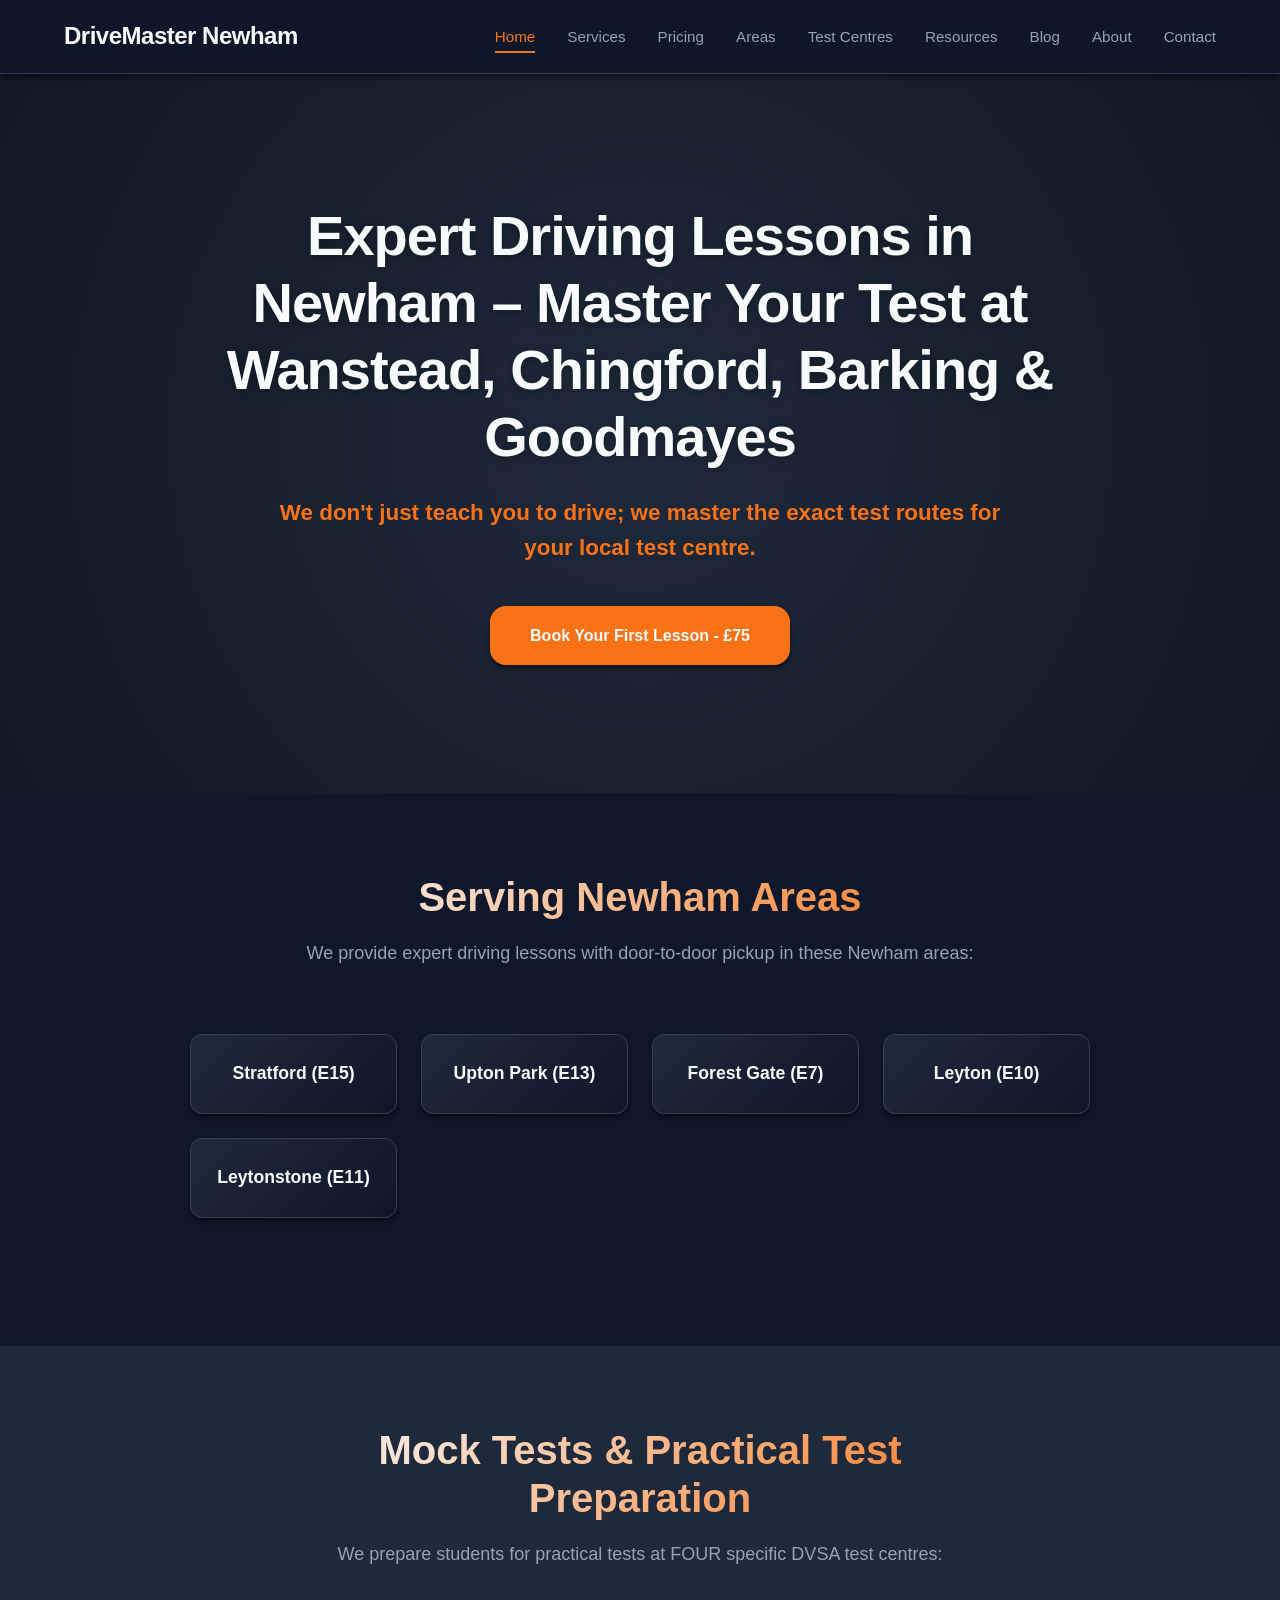
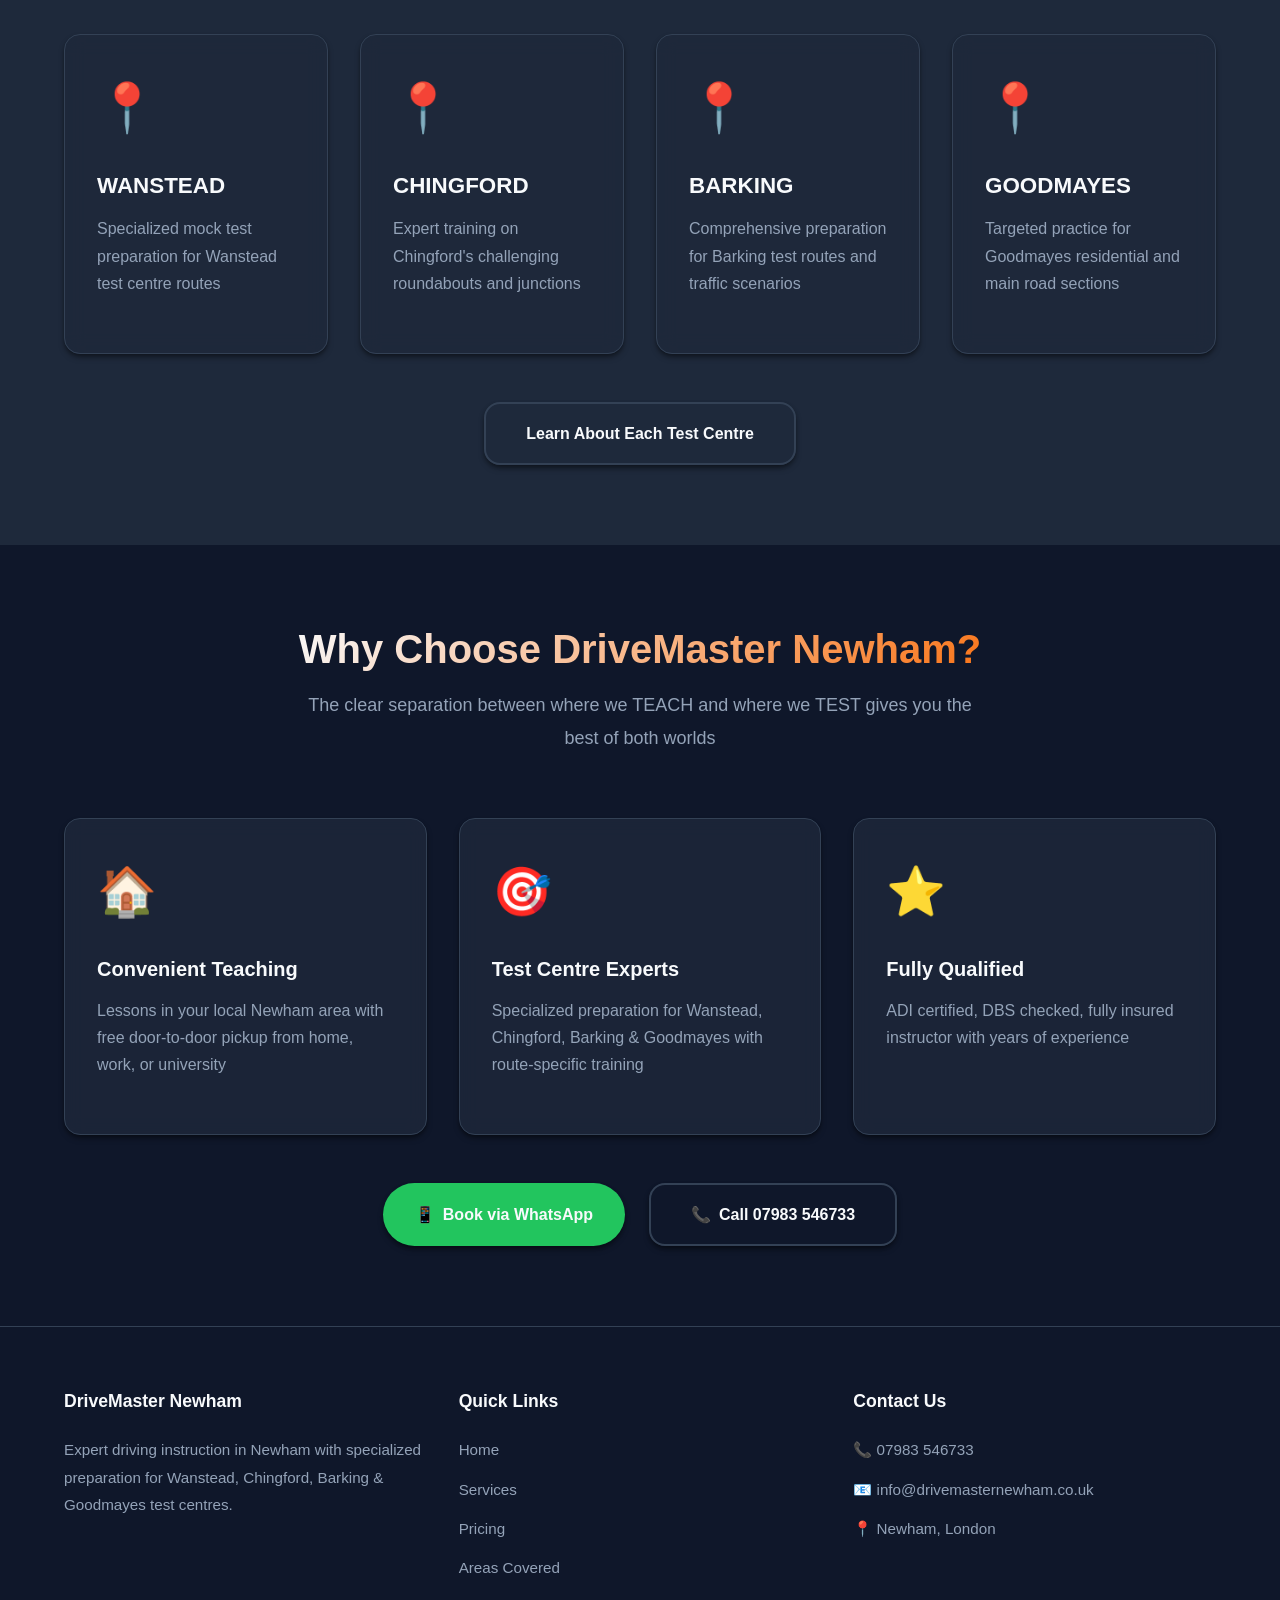
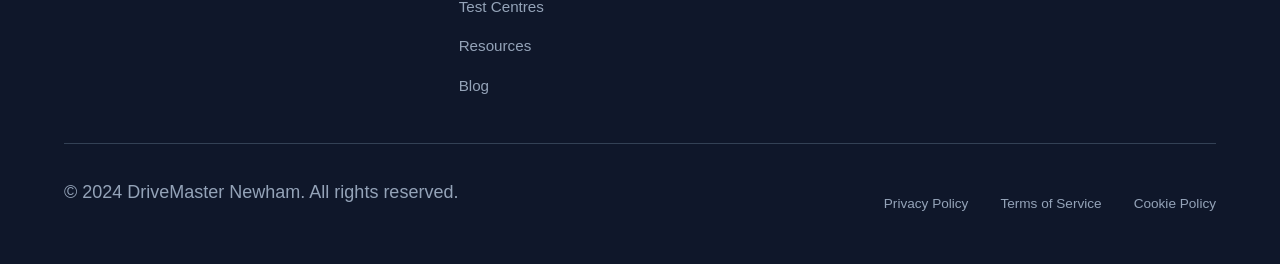
<file: index.html>
<!DOCTYPE html>
<html lang="en">
<head>
    <meta charset="UTF-8">
    <meta name="viewport" content="width=device-width, initial-scale=1.0">
    <title>Expert Driving Lessons in Newham | Wanstead, Chingford, Barking & Goodmayes Test Centres</title>
    <meta name="description" content="Professional driving lessons in Newham with door-to-door pickup. Expert preparation for Wanstead, Chingford, Barking & Goodmayes test centres. Stratford, Upton Park, Forest Gate, Leyton, Leytonstone.">
    <link rel="canonical" href="https://yourdomain.com/">
    
    <!-- Open Graph / Facebook -->
    <meta property="og:type" content="website">
    <meta property="og:url" content="https://imsal007.github.io/Newham-Driving-Lessons/index.html">
    <meta property="og:title" content="Expert Driving Lessons in Newham | Pass First Time">
    <meta property="og:description" content="We don't just teach you to drive; we master the exact test routes for your local test centre. Book now!">
    <meta property="og:image" content="https://images.unsplash.com/photo-1449965408869-eaa3f722e40d?w=1200&h=630&fit=crop">

    <!-- Twitter -->
    <meta property="twitter:card" content="summary_large_image">
    <meta property="twitter:url" content="https://imsal007.github.io/Newham-Driving-Lessons/index.html">
    <meta property="twitter:title" content="Expert Driving Lessons in Newham | Pass First Time">
    <meta property="twitter:description" content="We don't just teach you to drive; we master the exact test routes for your local test centre. Book now!">
    <meta property="twitter:image" content="https://images.unsplash.com/photo-1449965408869-eaa3f722e40d?w=1200&h=630&fit=crop">
    
    <!-- JSON-LD Schema -->
    <script type="application/ld+json">
    {
        "@context": "https://schema.org",
        "@type": "LocalBusiness",
        "name": "DriveMaster Newham",
        "description": "Expert driving instructor in Newham specializing in test preparation for Wanstead, Chingford, Barking & Goodmayes",
        "telephone": "+447983546733",
        "email": "info@drivemasternewham.co.uk",
        "areaServed": ["Stratford", "Upton Park", "Forest Gate", "Leyton", "Leytonstone"],
        "geo": {
            "@type": "GeoCoordinates",
            "latitude": "51.5255",
            "longitude": "0.0263"
        }
    }
    </script>
    
    <link rel="stylesheet" href="style.css">
</head>
<body>
    <header>
        <div class="container header-content">
            <a href="index.html" class="logo">DriveMaster Newham</a>
            <button class="mobile-menu-btn" aria-label="Toggle menu">☰</button>
            <nav>
                <ul>
                    <li><a href="index.html" class="active">Home</a></li>
                    <li><a href="services.html">Services</a></li>
                    <li><a href="pricing.html">Pricing</a></li>
                    <li><a href="areas.html">Areas</a></li>
                    <li><a href="test-centres.html">Test Centres</a></li>
                    <li><a href="resources.html">Resources</a></li>
                    <li><a href="blog.html">Blog</a></li>
                    <li><a href="about.html">About</a></li>
                    <li><a href="contact.html">Contact</a></li>
                </ul>
            </nav>
        </div>
    </header>
    <section class="hero">
        <div class="hero-content">
            <h1>Expert Driving Lessons in Newham – Master Your Test at Wanstead, Chingford, Barking & Goodmayes</h1>
            <p class="usp">We don't just teach you to drive; we master the exact test routes for your local test centre.</p>
            <a href="pricing.html" class="cta-button">Book Your First Lesson - £75</a>
        </div>
    </section>

    <section>
        <div class="container">
            <div class="section-header">
                <h2>Serving Newham Areas</h2>
                <p class="section-subtitle">We provide expert driving lessons with door-to-door pickup in these Newham areas:</p>
            </div>
            <div class="areas-grid">
                <div class="area-item fade-in">Stratford (E15)</div>
                <div class="area-item fade-in">Upton Park (E13)</div>
                <div class="area-item fade-in">Forest Gate (E7)</div>
                <div class="area-item fade-in">Leyton (E10)</div>
                <div class="area-item fade-in">Leytonstone (E11)</div>
            </div>
        </div>
    </section>

    <section>
        <div class="container">
            <div class="section-header">
                <h2>Mock Tests & Practical Test Preparation</h2>
                <p class="section-subtitle">We prepare students for practical tests at FOUR specific DVSA test centres:</p>
            </div>
            <div class="grid-4">
                <div class="card fade-in">
                    <div class="card-icon">📍</div>
                    <h3>WANSTEAD</h3>
                    <p>Specialized mock test preparation for Wanstead test centre routes</p>
                </div>
                <div class="card fade-in">
                    <div class="card-icon">📍</div>
                    <h3>CHINGFORD</h3>
                    <p>Expert training on Chingford's challenging roundabouts and junctions</p>
                </div>
                <div class="card fade-in">
                    <div class="card-icon">📍</div>
                    <h3>BARKING</h3>
                    <p>Comprehensive preparation for Barking test routes and traffic scenarios</p>
                </div>
                <div class="card fade-in">
                    <div class="card-icon">📍</div>
                    <h3>GOODMAYES</h3>
                    <p>Targeted practice for Goodmayes residential and main road sections</p>
                </div>
            </div>
            <div style="text-align: center; margin-top: 3rem;">
                <a href="test-centres.html" class="cta-button secondary">Learn About Each Test Centre</a>
            </div>
        </div>
    </section>

    <section>
        <div class="container">
            <div class="section-header">
                <h2>Why Choose DriveMaster Newham?</h2>
                <p class="section-subtitle">The clear separation between where we TEACH and where we TEST gives you the best of both worlds</p>
            </div>
            <div class="grid-3">
                <div class="card fade-in">
                    <div class="card-icon">🏠</div>
                    <h4>Convenient Teaching</h4>
                    <p>Lessons in your local Newham area with free door-to-door pickup from home, work, or university</p>
                </div>
                <div class="card fade-in">
                    <div class="card-icon">🎯</div>
                    <h4>Test Centre Experts</h4>
                    <p>Specialized preparation for Wanstead, Chingford, Barking & Goodmayes with route-specific training</p>
                </div>
                <div class="card fade-in">
                    <div class="card-icon">⭐</div>
                    <h4>Fully Qualified</h4>
                    <p>ADI certified, DBS checked, fully insured instructor with years of experience</p>
                </div>
            </div>
            <div style="display: flex; justify-content: center; gap: 1.5rem; flex-wrap: wrap; margin-top: 3rem;">
                <a href="https://wa.me/447983546733?text=Hi, I want to book a lesson." class="whatsapp-btn-large">
                    <span>📱</span> Book via WhatsApp
                </a>
                <a href="tel:07983546733" class="cta-button secondary">
                    <span>📞</span> Call 07983 546733
                </a>
            </div>
        </div>
    </section>

    <!-- Booking Modal -->
    <div class="modal" id="bookingModal">
        <div class="modal-content">
            <span class="modal-close">&times;</span>
            <h3>Book Your Lesson</h3>
            <div class="modal-options">
                <label for="packageSelect">Select Package:</label>
                <select id="packageSelect">
                    <option value="2-Hour Trial Lesson">2-Hour Trial Lesson - £75</option>
                    <option value="10 Hour Package">10 Hour Package - £350</option>
                    <option value="20 Hour Package">20 Hour Package - £670 (Best Value)</option>
                    <option value="30 Hour Package">30 Hour Package - £950 (Best Value)</option>
                </select>
            </div>
            <div class="modal-options">
                <label for="testCentreSelect">Your Location / Preferred Test Centre:</label>
                <select id="testCentreSelect">
                    <option value="Newham Area">Newham Area (Lessons)</option>
                    <option value="Wanstead Test Centre">Wanstead Test Centre</option>
                    <option value="Chingford Test Centre">Chingford Test Centre</option>
                    <option value="Barking Test Centre">Barking Test Centre</option>
                    <option value="Goodmayes Test Centre">Goodmayes Test Centre</option>
                </select>
            </div>
            <button class="modal-btn" id="modalBookBtn">
                <span>📱</span> Continue on WhatsApp
            </button>
        </div>
    </div>

    <footer>
        <div class="container">
            <div class="footer-content">
                <div class="footer-section">
                    <h4>DriveMaster Newham</h4>
                    <p>Expert driving instruction in Newham with specialized preparation for Wanstead, Chingford, Barking & Goodmayes test centres.</p>
                </div>
                <div class="footer-section">
                    <h4>Quick Links</h4>
                    <ul class="footer-links">
                        <li><a href="index.html">Home</a></li>
                        <li><a href="services.html">Services</a></li>
                        <li><a href="pricing.html">Pricing</a></li>
                        <li><a href="areas.html">Areas Covered</a></li>
                        <li><a href="test-centres.html">Test Centres</a></li>
                        <li><a href="resources.html">Resources</a></li>
                    <li><a href="blog.html">Blog</a></li>
                    </ul>
                </div>
                <div class="footer-section">
                    <h4>Contact Us</h4>
                    <p>📞 07983 546733</p>
                    <p>📧 info@drivemasternewham.co.uk</p>
                    <p>📍 Newham, London</p>
                </div>
            </div>
            <div class="footer-bottom">
                <p>&copy; 2024 DriveMaster Newham. All rights reserved.</p>
                <div class="legal-links">
                    <a href="privacy.html">Privacy Policy</a>
                    <a href="terms.html">Terms of Service</a>
                    <a href="cookies.html">Cookie Policy</a>
                </div>
            </div>
        </div>
    </footer>

    <script src="script.js"></script>
</body>
</html>
</file>
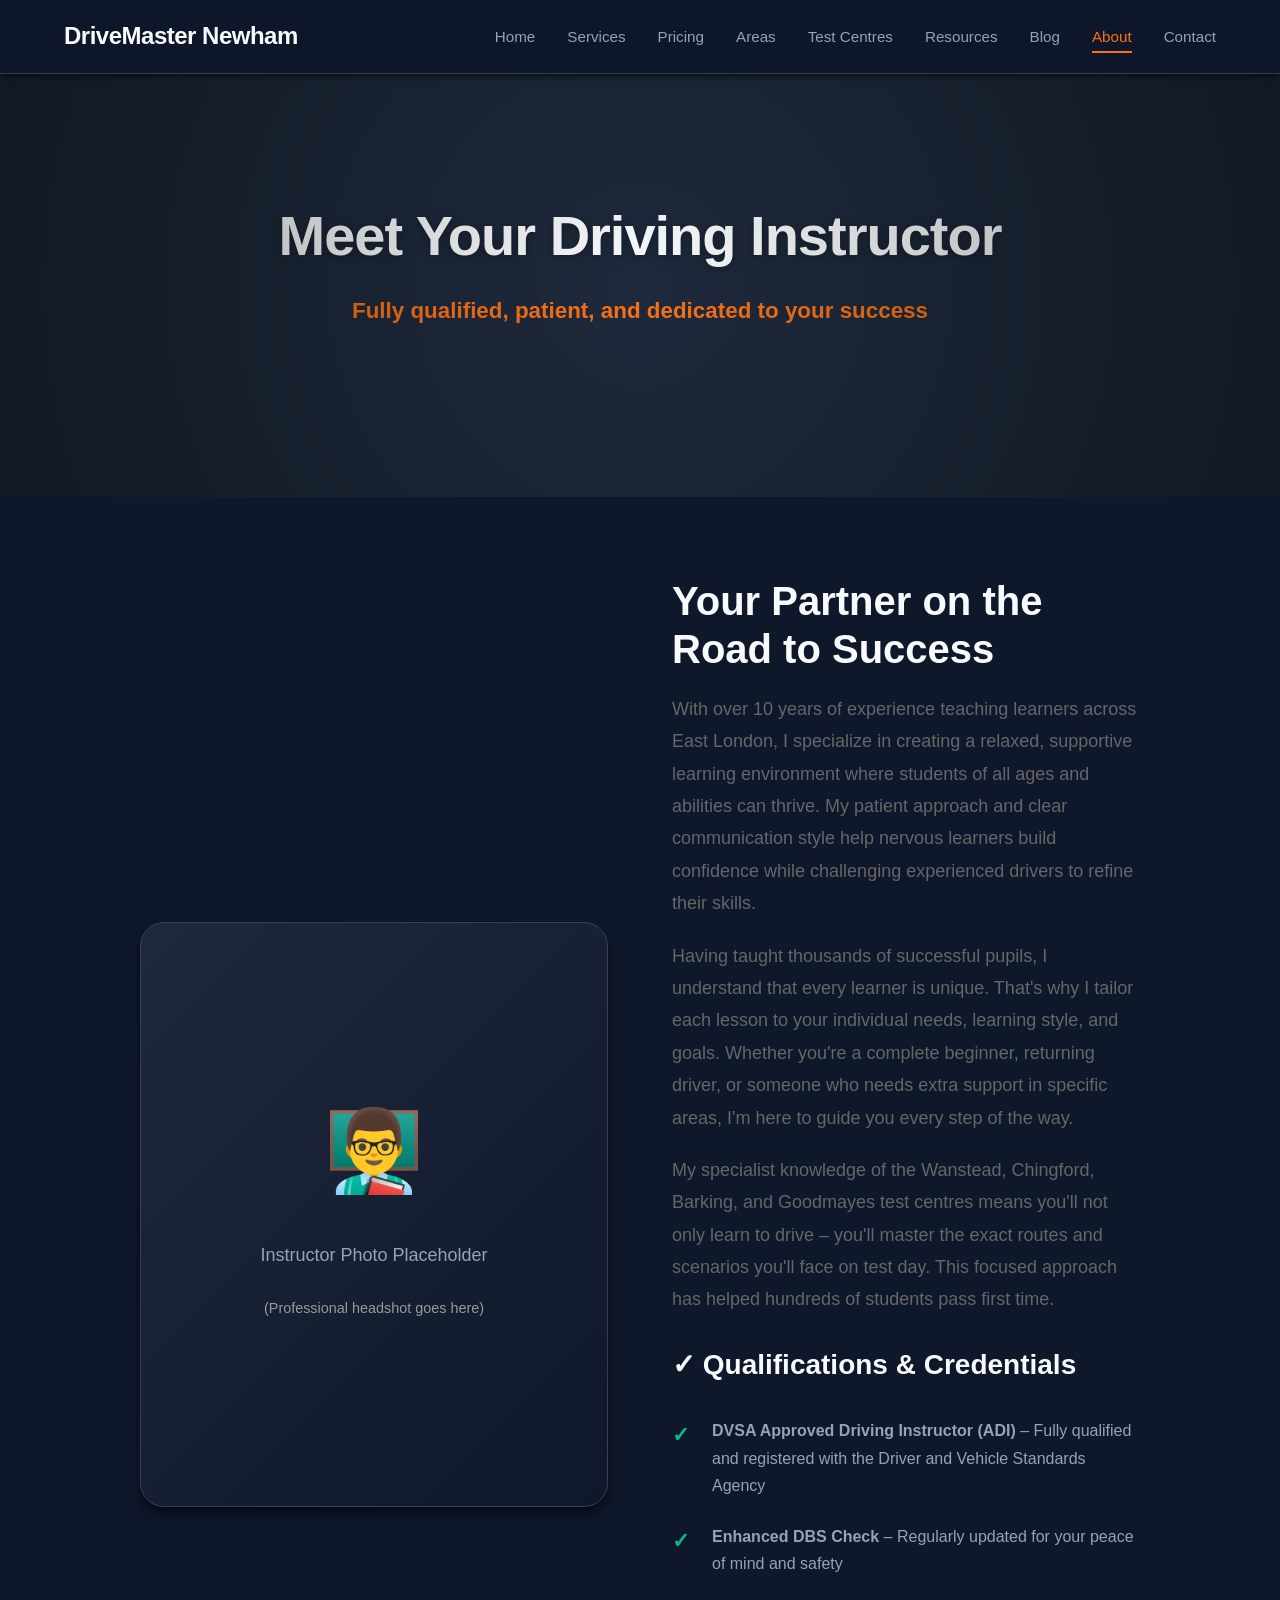
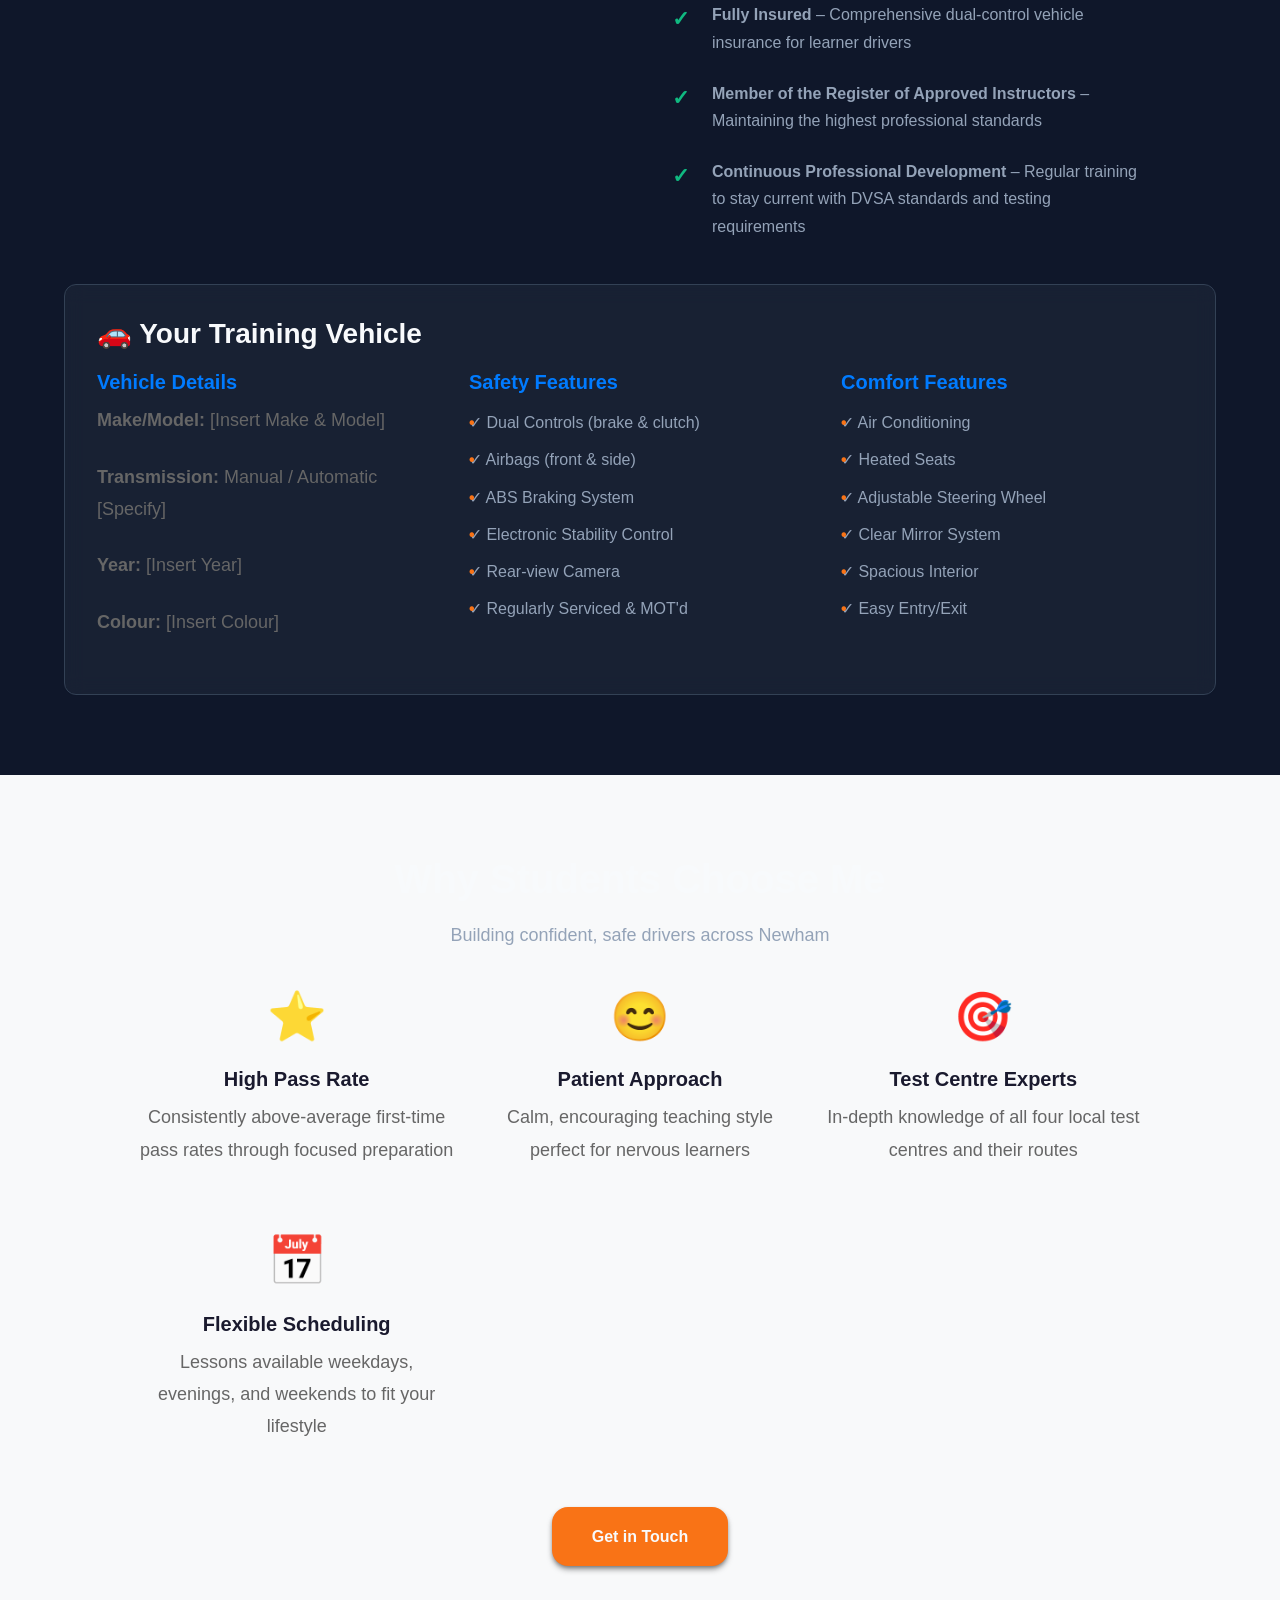
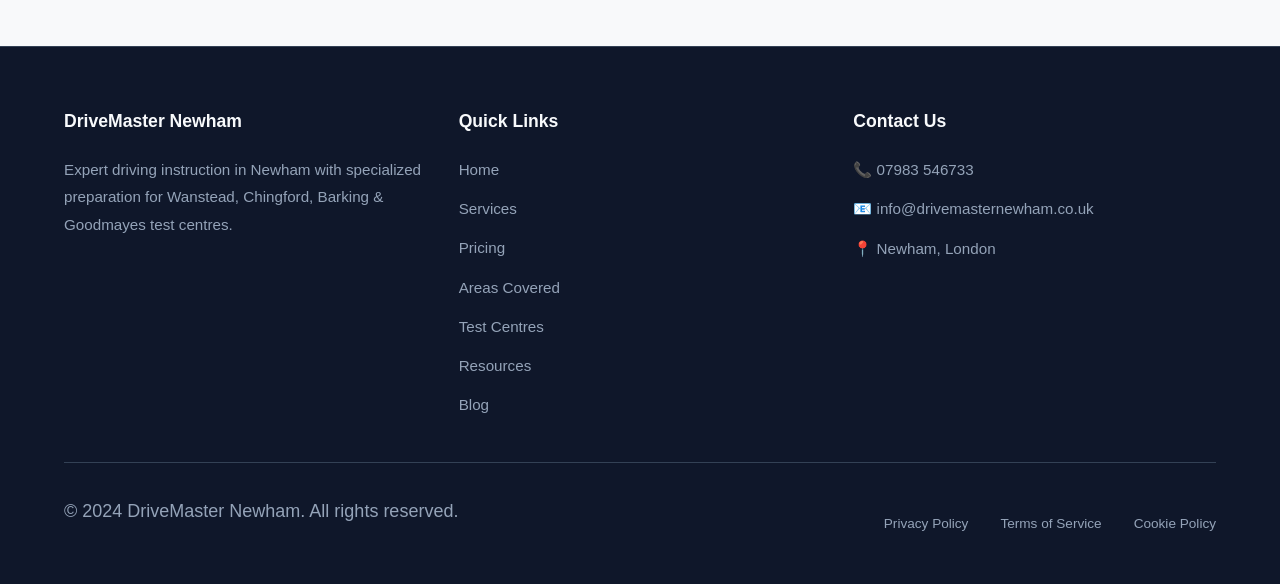
<file: about.html>
<!DOCTYPE html>
<html lang="en">
<head>
    <meta charset="UTF-8">
    <meta name="viewport" content="width=device-width, initial-scale=1.0">
    <title>About Your Driving Instructor in Newham | Qualified ADI | DBS Checked</title>
    <meta name="description" content="Meet your fully qualified ADI driving instructor in Newham. DBS checked, fully insured, with years of experience preparing students for Wanstead, Chingford, Barking & Goodmayes test centres.">
    <link rel="canonical" href="https://yourdomain.com/about.html">
    
    <!-- Open Graph / Facebook -->
    <meta property="og:image" content="https://images.unsplash.com/photo-1449965408869-eaa3f722e40d?w=1200\<!-- Open Graph -->h=630\<!-- Open Graph -->fit=crop">

    <!-- Twitter -->
    <meta property="twitter:card" content="summary_large_image">
    <meta property="twitter:url" content="https://imsal007.github.io/Newham-Driving-Lessons/about.html">
    <meta property="twitter:title" content="DriveMaster Newham">
    <meta property="twitter:description" content="Expert driving lessons in Newham.">
    <meta property="twitter:image" content="https://images.unsplash.com/photo-1449965408869-eaa3f722e40d?w=1200\<!-- Open Graph -->h=630\<!-- Open Graph -->fit=crop">
    <meta property="og:title" content="About Your Newham Driving Instructor | Fully Qualified ADI">
    <meta property="og:description" content="Professional, patient, and experienced driving instructor serving Stratford, Upton Park, Forest Gate, Leyton & Leytonstone.">
    <meta property="og:type" content="website">
    <meta property="og:url" content="https://yourdomain.com/about.html">
    
    <!-- JSON-LD Schema -->
    <script type="application/ld+json">
    {
        "@context": "https://schema.org",
        "@type": "Person",
        "name": "Your Driving Instructor",
        "jobTitle": "Approved Driving Instructor (ADI)",
        "worksFor": {
            "@type": "LocalBusiness",
            "name": "DriveMaster Newham"
        },
        "areaServed": ["Stratford", "Upton Park", "Forest Gate", "Leyton", "Leytonstone"],
        "qualifications": [
            "DVSA Approved Driving Instructor (ADI)",
            "DBS Enhanced Disclosure Checked",
            "Fully Insured for Driving Instruction",
            "Register of Approved Instructors Member"
        ],
        "hasCredential": {
            "@type": "EducationalOccupationalCredential",
            "credentialCategory": "license",
            "recognizedBy": {
                "@type": "GovernmentOrganization",
                "name": "Driver and Vehicle Standards Agency (DVSA)"
            }
        }
    }
    </script>
    
    <link rel="stylesheet" href="style.css">
</head>
<body>
    <header>
        <div class="container header-content">
            <a href="index.html" class="logo">DriveMaster Newham</a>
            <button class="mobile-menu-btn" aria-label="Toggle menu">☰</button>
            <nav>
                <ul>
                    <li><a href="index.html">Home</a></li>
                    <li><a href="services.html">Services</a></li>
                    <li><a href="pricing.html">Pricing</a></li>
                    <li><a href="areas.html">Areas</a></li>
                    <li><a href="test-centres.html">Test Centres</a></li>
                    <li><a href="resources.html">Resources</a></li>
                    <li><a href="blog.html">Blog</a></li>
                    <li><a href="about.html" class="active">About</a></li>
                    <li><a href="contact.html">Contact</a></li>
                </ul>
            </nav>
        </div>
    </header>

    <section class="hero">
        <h1>Meet Your Driving Instructor</h1>
        <p class="usp">Fully qualified, patient, and dedicated to your success</p>
    </section>

    <section>
        <div class="container">
            <div class="about-content">
                <div class="instructor-photo">
                    <div style="text-align: center;">
                        <div style="font-size: 5rem; margin-bottom: 20px;">👨‍🏫</div>
                        <p>Instructor Photo Placeholder</p>
                        <p style="font-size: 0.9rem; color: #999;">(Professional headshot goes here)</p>
                    </div>
                </div>
                
                <div>
                    <h2 style="text-align: left; margin-bottom: 20px;">Your Partner on the Road to Success</h2>
                    <p style="color: #666; line-height: 1.8; margin-bottom: 20px;">
                        With over 10 years of experience teaching learners across East London, I specialize in 
                        creating a relaxed, supportive learning environment where students of all ages and 
                        abilities can thrive. My patient approach and clear communication style help nervous 
                        learners build confidence while challenging experienced drivers to refine their skills.
                    </p>
                    <p style="color: #666; line-height: 1.8; margin-bottom: 20px;">
                        Having taught thousands of successful pupils, I understand that every learner is unique. 
                        That's why I tailor each lesson to your individual needs, learning style, and goals. 
                        Whether you're a complete beginner, returning driver, or someone who needs extra support 
                        in specific areas, I'm here to guide you every step of the way.
                    </p>
                    <p style="color: #666; line-height: 1.8;">
                        My specialist knowledge of the Wanstead, Chingford, Barking, and Goodmayes test centres 
                        means you'll not only learn to drive – you'll master the exact routes and scenarios you'll 
                        face on test day. This focused approach has helped hundreds of students pass first time.
                    </p>
                    
                    <div class="qualifications">
                        <h3>✓ Qualifications & Credentials</h3>
                        <ul>
                            <li><strong>DVSA Approved Driving Instructor (ADI)</strong> – Fully qualified and registered with the Driver and Vehicle Standards Agency</li>
                            <li><strong>Enhanced DBS Check</strong> – Regularly updated for your peace of mind and safety</li>
                            <li><strong>Fully Insured</strong> – Comprehensive dual-control vehicle insurance for learner drivers</li>
                            <li><strong>Member of the Register of Approved Instructors</strong> – Maintaining the highest professional standards</li>
                            <li><strong>Continuous Professional Development</strong> – Regular training to stay current with DVSA standards and testing requirements</li>
                        </ul>
                    </div>
                </div>
            </div>

            <div class="car-details">
                <h3>🚗 Your Training Vehicle</h3>
                <div style="display: grid; grid-template-columns: repeat(auto-fit, minmax(250px, 1fr)); gap: 30px; margin-top: 20px;">
                    <div>
                        <h4 style="color: #007bff; margin-bottom: 10px;">Vehicle Details</h4>
                        <p style="color: #666;"><strong>Make/Model:</strong> [Insert Make & Model]</p>
                        <p style="color: #666;"><strong>Transmission:</strong> Manual / Automatic [Specify]</p>
                        <p style="color: #666;"><strong>Year:</strong> [Insert Year]</p>
                        <p style="color: #666;"><strong>Colour:</strong> [Insert Colour]</p>
                    </div>
                    <div>
                        <h4 style="color: #007bff; margin-bottom: 10px;">Safety Features</h4>
                        <ul style="list-style: none; color: #666;">
                            <li style="padding: 5px 0;">✓ Dual Controls (brake & clutch)</li>
                            <li style="padding: 5px 0;">✓ Airbags (front & side)</li>
                            <li style="padding: 5px 0;">✓ ABS Braking System</li>
                            <li style="padding: 5px 0;">✓ Electronic Stability Control</li>
                            <li style="padding: 5px 0;">✓ Rear-view Camera</li>
                            <li style="padding: 5px 0;">✓ Regularly Serviced & MOT'd</li>
                        </ul>
                    </div>
                    <div>
                        <h4 style="color: #007bff; margin-bottom: 10px;">Comfort Features</h4>
                        <ul style="list-style: none; color: #666;">
                            <li style="padding: 5px 0;">✓ Air Conditioning</li>
                            <li style="padding: 5px 0;">✓ Heated Seats</li>
                            <li style="padding: 5px 0;">✓ Adjustable Steering Wheel</li>
                            <li style="padding: 5px 0;">✓ Clear Mirror System</li>
                            <li style="padding: 5px 0;">✓ Spacious Interior</li>
                            <li style="padding: 5px 0;">✓ Easy Entry/Exit</li>
                        </ul>
                    </div>
                </div>
            </div>
        </div>
    </section>

    <section style="background: #f8f9fa;">
        <div class="container" style="text-align: center;">
            <h2>Why Students Choose Me</h2>
            <p class="section-subtitle">Building confident, safe drivers across Newham</p>
            <div style="display: grid; grid-template-columns: repeat(auto-fit, minmax(250px, 1fr)); gap: 30px; max-width: 1000px; margin: 0 auto;">
                <div>
                    <div style="font-size: 3rem; margin-bottom: 10px;">⭐</div>
                    <h4 style="color: #1a1a2e; margin-bottom: 10px;">High Pass Rate</h4>
                    <p style="color: #666;">Consistently above-average first-time pass rates through focused preparation</p>
                </div>
                <div>
                    <div style="font-size: 3rem; margin-bottom: 10px;">😊</div>
                    <h4 style="color: #1a1a2e; margin-bottom: 10px;">Patient Approach</h4>
                    <p style="color: #666;">Calm, encouraging teaching style perfect for nervous learners</p>
                </div>
                <div>
                    <div style="font-size: 3rem; margin-bottom: 10px;">🎯</div>
                    <h4 style="color: #1a1a2e; margin-bottom: 10px;">Test Centre Experts</h4>
                    <p style="color: #666;">In-depth knowledge of all four local test centres and their routes</p>
                </div>
                <div>
                    <div style="font-size: 3rem; margin-bottom: 10px;">📅</div>
                    <h4 style="color: #1a1a2e; margin-bottom: 10px;">Flexible Scheduling</h4>
                    <p style="color: #666;">Lessons available weekdays, evenings, and weekends to fit your lifestyle</p>
                </div>
            </div>
            <a href="contact.html" class="cta-button" style="margin-top: 40px;">Get in Touch</a>
        </div>
    </section>

    <footer>
        <div class="container">
            <div class="footer-content">
                <div class="footer-section">
                    <h4>DriveMaster Newham</h4>
                    <p>Expert driving instruction in Newham with specialized preparation for Wanstead, Chingford, Barking & Goodmayes test centres.</p>
                </div>
                <div class="footer-section">
                    <h4>Quick Links</h4>
                    <ul class="footer-links">
                        <li><a href="index.html">Home</a></li>
                        <li><a href="services.html">Services</a></li>
                        <li><a href="pricing.html">Pricing</a></li>
                        <li><a href="areas.html">Areas Covered</a></li>
                        <li><a href="test-centres.html">Test Centres</a></li>
                        <li><a href="resources.html">Resources</a></li>
                    <li><a href="blog.html">Blog</a></li>
                    </ul>
                </div>
                <div class="footer-section">
                    <h4>Contact Us</h4>
                    <p>📞 07983 546733</p>
                    <p>📧 info@drivemasternewham.co.uk</p>
                    <p>📍 Newham, London</p>
                </div>
            </div>
            <div class="footer-bottom">
                <p>&copy; 2024 DriveMaster Newham. All rights reserved.</p>
                <div class="legal-links">
                    <a href="privacy.html">Privacy Policy</a>
                    <a href="terms.html">Terms of Service</a>
                    <a href="cookies.html">Cookie Policy</a>
                </div>
            </div>
        </div>
    </footer>

    <script src="script.js"></script>
</body>
</html>
</file>
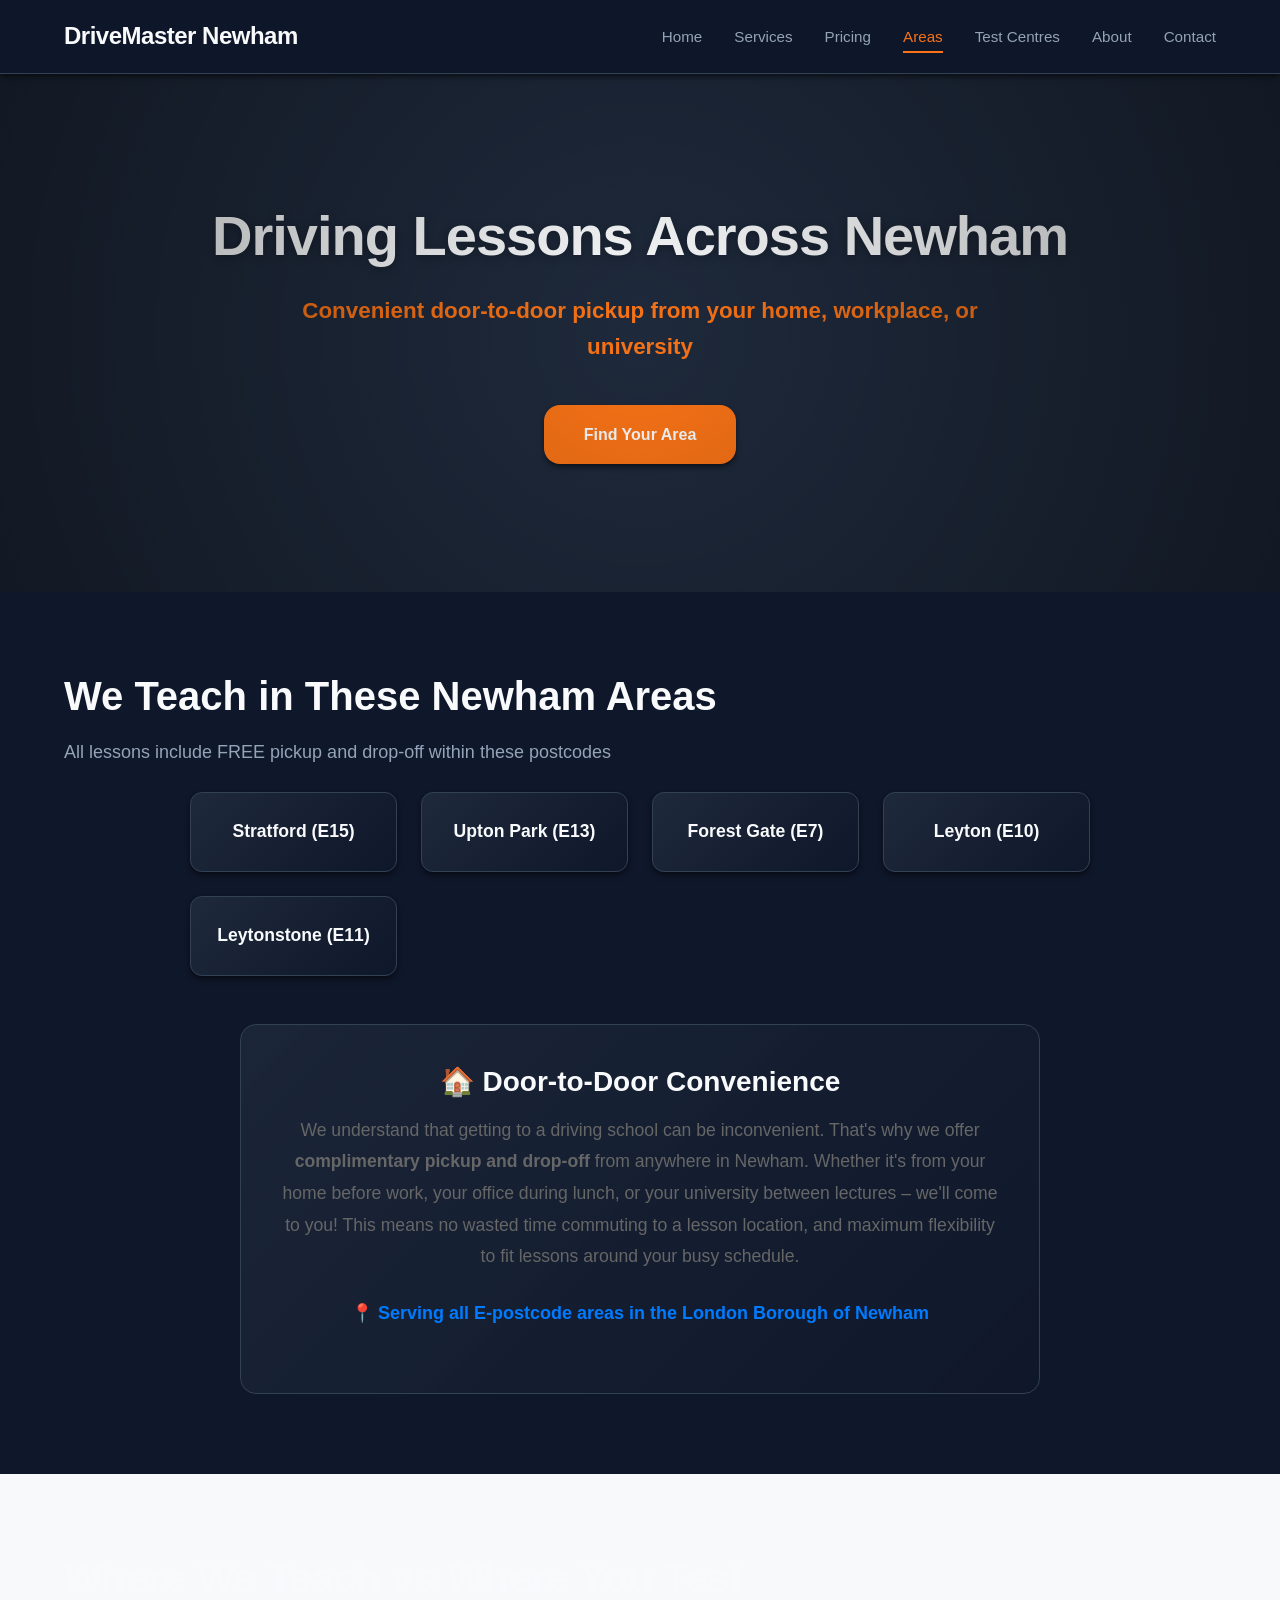
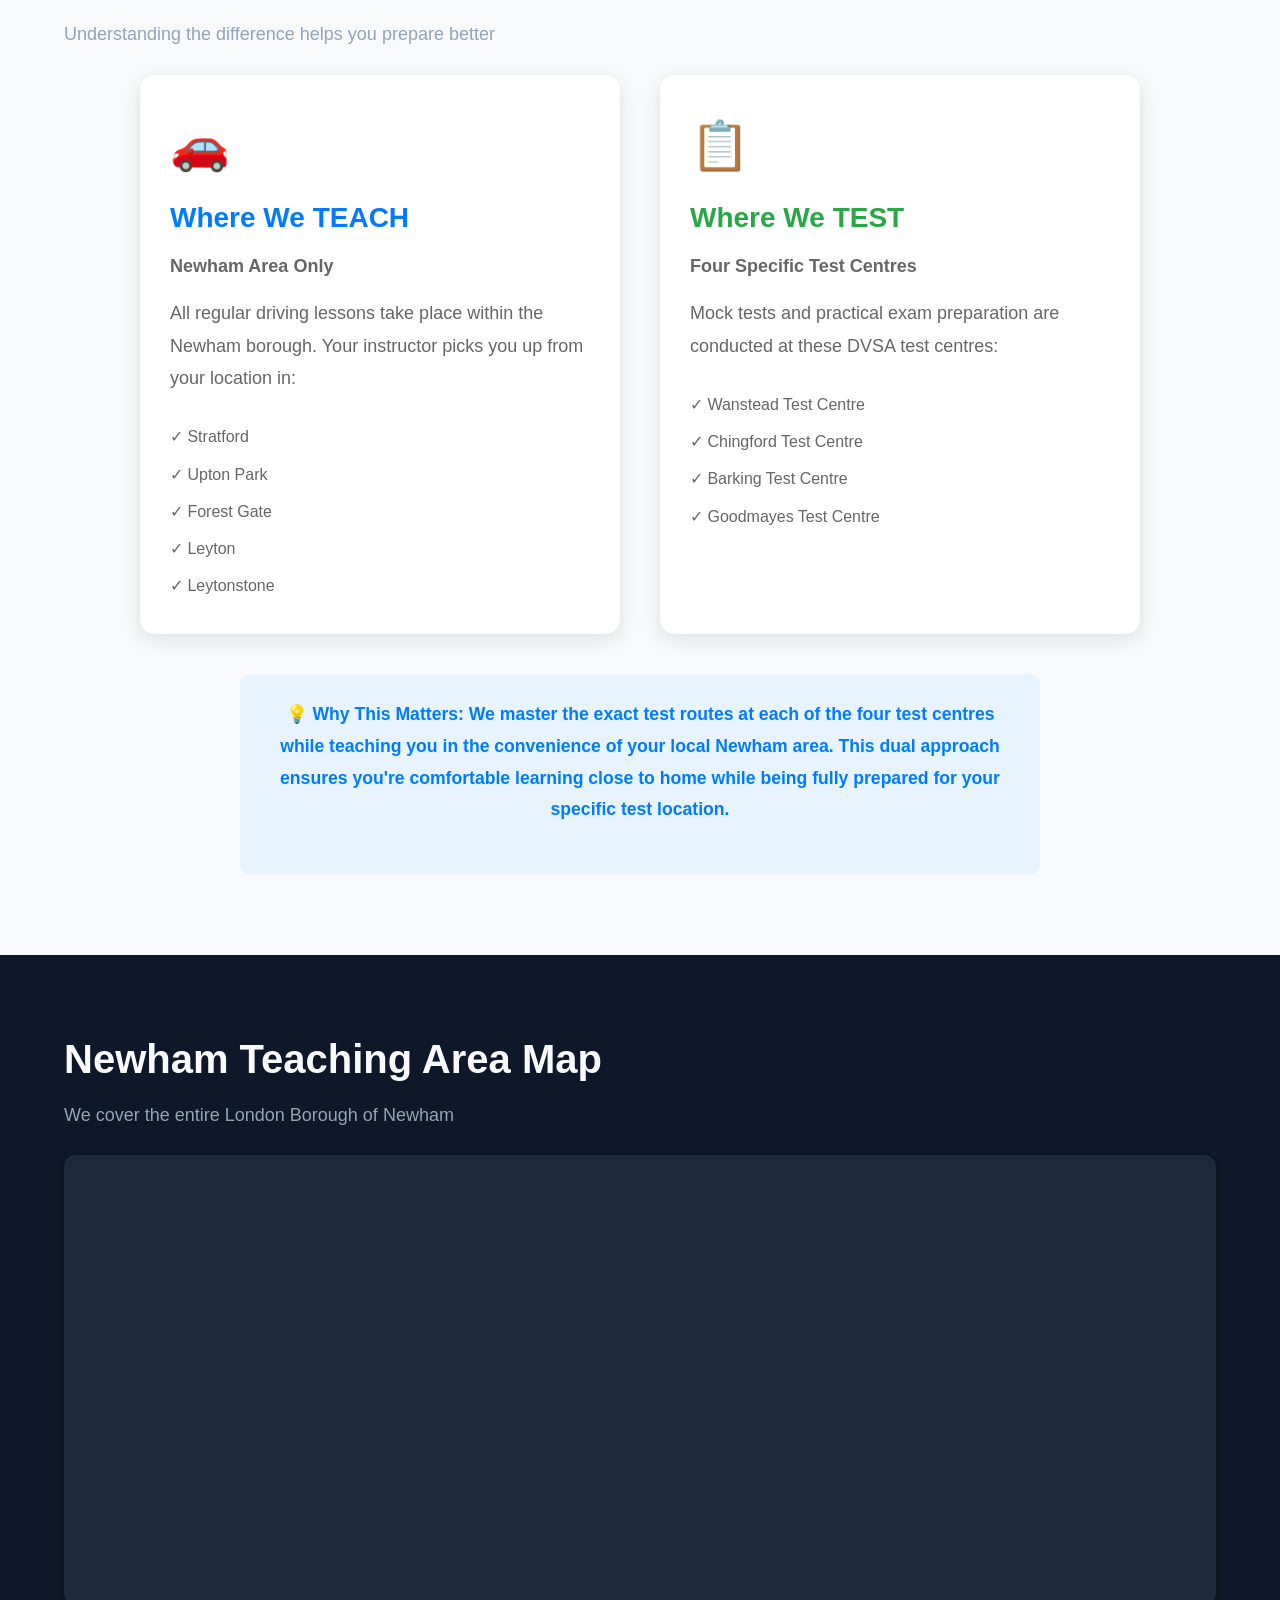
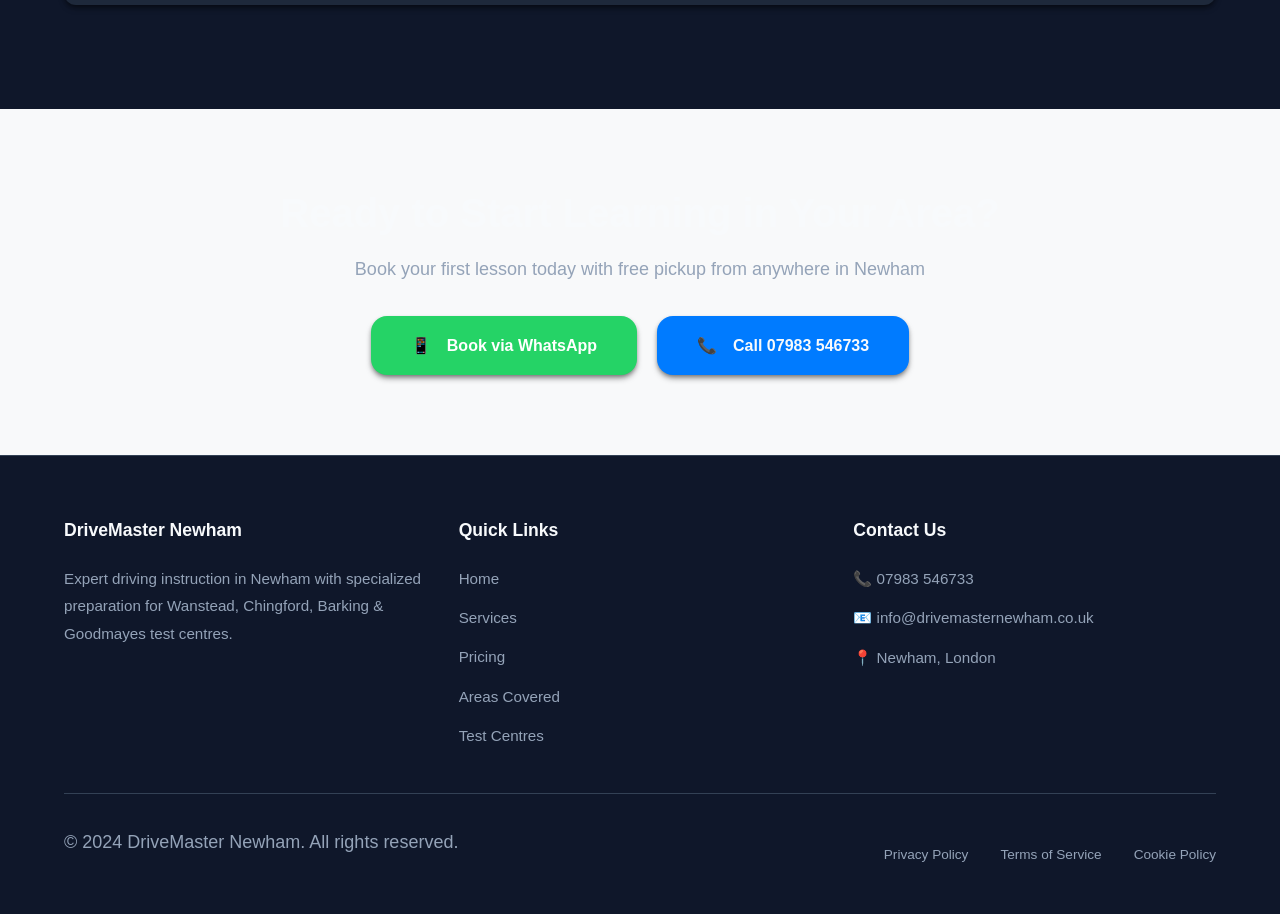
<file: areas.html>
<!DOCTYPE html>
<html lang="en">
<head>
    <meta charset="UTF-8">
    <meta name="viewport" content="width=device-width, initial-scale=1.0">
    <title>Driving Lessons in Newham Areas | Stratford, Upton Park, Forest Gate, Leyton</title>
    <meta name="description" content="Expert driving lessons with door-to-door pickup across Newham: Stratford, Upton Park, Forest Gate, Leyton & Leytonstone. We prepare students for Wanstead, Chingford, Barking & Goodmayes test centres.">
    <link rel="canonical" href="https://yourdomain.com/areas.html">
    
    <!-- Open Graph / Facebook -->
    <meta property="og:image" content="https://images.unsplash.com/photo-1449965408869-eaa3f722e40d?w=1200\<!-- Open Graph -->h=630\<!-- Open Graph -->fit=crop">

    <!-- Twitter -->
    <meta property="twitter:card" content="summary_large_image">
    <meta property="twitter:url" content="https://imsal007.github.io/Newham-Driving-Lessons/areas.html">
    <meta property="twitter:title" content="DriveMaster Newham">
    <meta property="twitter:description" content="Expert driving lessons in Newham.">
    <meta property="twitter:image" content="https://images.unsplash.com/photo-1449965408869-eaa3f722e40d?w=1200\<!-- Open Graph -->h=630\<!-- Open Graph -->fit=crop">
    <meta property="og:title" content="Driving Lessons in Newham Areas | Door-to-Door Pickup">
    <meta property="og:description" content="Professional driving instruction with convenient pickup from home, work, or university across all Newham E-postcodes.">
    <meta property="og:type" content="website">
    <meta property="og:url" content="https://yourdomain.com/areas.html">
    
    <!-- JSON-LD Schema -->
    <script type="application/ld+json">
    {
        "@context": "https://schema.org",
        "@type": "LocalBusiness",
        "name": "Newham Driving Instructor",
        "areaServed": [
            {
                "@type": "Place",
                "name": "Stratford",
                "address": {
                    "@type": "PostalAddress",
                    "addressLocality": "Stratford",
                    "addressRegion": "London",
                    "postalCode": "E15"
                }
            },
            {
                "@type": "Place",
                "name": "Upton Park",
                "address": {
                    "@type": "PostalAddress",
                    "addressLocality": "Upton Park",
                    "addressRegion": "London",
                    "postalCode": "E13"
                }
            },
            {
                "@type": "Place",
                "name": "Forest Gate",
                "address": {
                    "@type": "PostalAddress",
                    "addressLocality": "Forest Gate",
                    "addressRegion": "London",
                    "postalCode": "E7"
                }
            },
            {
                "@type": "Place",
                "name": "Leyton",
                "address": {
                    "@type": "PostalAddress",
                    "addressLocality": "Leyton",
                    "addressRegion": "London",
                    "postalCode": "E10"
                }
            },
            {
                "@type": "Place",
                "name": "Leytonstone",
                "address": {
                    "@type": "PostalAddress",
                    "addressLocality": "Leytonstone",
                    "addressRegion": "London",
                    "postalCode": "E11"
                }
            }
        ],
        "geo": {
            "@type": "GeoCoordinates",
            "latitude": "51.5255",
            "longitude": "0.0263"
        }
    }
    </script>
    
    <link rel="stylesheet" href="style.css">
</head>
<body>
    <header>
        <div class="container header-content">
            <a href="index.html" class="logo">DriveMaster Newham</a>
            <button class="mobile-menu-btn" aria-label="Toggle menu">☰</button>
            <nav>
                <ul>
                    <li><a href="index.html">Home</a></li>
                    <li><a href="services.html">Services</a></li>
                    <li><a href="pricing.html">Pricing</a></li>
                    <li><a href="areas.html" class="active">Areas</a></li>
                    <li><a href="test-centres.html">Test Centres</a></li>
                    <li><a href="about.html">About</a></li>
                    <li><a href="contact.html">Contact</a></li>
                </ul>
            </nav>
        </div>
    </header>

    <section class="hero">
        <h1>Driving Lessons Across Newham</h1>
        <p class="usp">Convenient door-to-door pickup from your home, workplace, or university</p>
        <a href="#areas" class="cta-button">Find Your Area</a>
    </section>

    <section id="areas">
        <div class="container">
            <h2>We Teach in These Newham Areas</h2>
            <p class="section-subtitle">All lessons include FREE pickup and drop-off within these postcodes</p>
            
            <div class="areas-grid">
                <div class="area-item">Stratford (E15)</div>
                <div class="area-item">Upton Park (E13)</div>
                <div class="area-item">Forest Gate (E7)</div>
                <div class="area-item">Leyton (E10)</div>
                <div class="area-item">Leytonstone (E11)</div>
            </div>

            <div class="pickup-info">
                <h3>🏠 Door-to-Door Convenience</h3>
                <p style="color: #666; font-size: 1.1rem; line-height: 1.8;">
                    We understand that getting to a driving school can be inconvenient. That's why we offer 
                    <strong>complimentary pickup and drop-off</strong> from anywhere in Newham. Whether it's 
                    from your home before work, your office during lunch, or your university between lectures – 
                    we'll come to you! This means no wasted time commuting to a lesson location, and maximum 
                    flexibility to fit lessons around your busy schedule.
                </p>
                <p style="margin-top: 20px; color: #007bff; font-weight: bold;">
                    📍 Serving all E-postcode areas in the London Borough of Newham
                </p>
            </div>
        </div>
    </section>

    <section style="background: #f8f9fa;">
        <div class="container">
            <h2>Where We Teach vs Where You Test</h2>
            <p class="section-subtitle">Understanding the difference helps you prepare better</p>
            
            <div style="display: grid; grid-template-columns: repeat(auto-fit, minmax(300px, 1fr)); gap: 40px; max-width: 1000px; margin: 0 auto;">
                <div style="background: #fff; padding: 30px; border-radius: 15px; box-shadow: 0 5px 20px rgba(0,0,0,0.1);">
                    <div style="font-size: 3rem; margin-bottom: 15px;">🚗</div>
                    <h3 style="color: #007bff; margin-bottom: 15px;">Where We TEACH</h3>
                    <p style="color: #666; margin-bottom: 15px;"><strong>Newham Area Only</strong></p>
                    <p style="color: #666;">All regular driving lessons take place within the Newham borough. Your instructor picks you up from your location in:</p>
                    <ul style="list-style: none; margin-top: 15px; color: #666;">
                        <li style="padding: 5px 0;">✓ Stratford</li>
                        <li style="padding: 5px 0;">✓ Upton Park</li>
                        <li style="padding: 5px 0;">✓ Forest Gate</li>
                        <li style="padding: 5px 0;">✓ Leyton</li>
                        <li style="padding: 5px 0;">✓ Leytonstone</li>
                    </ul>
                </div>
                
                <div style="background: #fff; padding: 30px; border-radius: 15px; box-shadow: 0 5px 20px rgba(0,0,0,0.1);">
                    <div style="font-size: 3rem; margin-bottom: 15px;">📋</div>
                    <h3 style="color: #28a745; margin-bottom: 15px;">Where We TEST</h3>
                    <p style="color: #666; margin-bottom: 15px;"><strong>Four Specific Test Centres</strong></p>
                    <p style="color: #666;">Mock tests and practical exam preparation are conducted at these DVSA test centres:</p>
                    <ul style="list-style: none; margin-top: 15px; color: #666;">
                        <li style="padding: 5px 0;">✓ Wanstead Test Centre</li>
                        <li style="padding: 5px 0;">✓ Chingford Test Centre</li>
                        <li style="padding: 5px 0;">✓ Barking Test Centre</li>
                        <li style="padding: 5px 0;">✓ Goodmayes Test Centre</li>
                    </ul>
                </div>
            </div>
            
            <div style="text-align: center; margin-top: 40px; padding: 25px; background: #e8f4fd; border-radius: 10px; max-width: 800px; margin-left: auto; margin-right: auto;">
                <p style="color: #007bff; font-weight: bold; font-size: 1.1rem;">
                    💡 Why This Matters: We master the exact test routes at each of the four test centres while teaching you in the convenience of your local Newham area. This dual approach ensures you're comfortable learning close to home while being fully prepared for your specific test location.
                </p>
            </div>
        </div>
    </section>

    <section>
        <div class="container">
            <h2>Newham Teaching Area Map</h2>
            <p class="section-subtitle">We cover the entire London Borough of Newham</p>
            
            <div class="map-container-large">
                <iframe 
                    src="https://www.google.com/maps/embed?pb=!1m18!1m12!1m3!1d39493.69986989397!2d0.0044!3d51.5255!2m3!1f0!2f0!3f0!3m2!1i1024!2i768!4f13.1!3m3!1m2!1s0x47d8a0b85c0c5c77%3A0x6b5c5c5c5c5c5c5c!2sNewham%2C%20London!5e0!3m2!1sen!2suk!4v1234567890"
                    allowfullscreen=""
                    loading="lazy"
                    referrerpolicy="no-referrer-when-downgrade">
                </iframe>
            </div>
        </div>
    </section>

    <section style="background: #f8f9fa;">
        <div class="container" style="text-align: center;">
            <h2>Ready to Start Learning in Your Area?</h2>
            <p class="section-subtitle">Book your first lesson today with free pickup from anywhere in Newham</p>
            <div style="display: flex; justify-content: center; gap: 20px; flex-wrap: wrap; margin-top: 30px;">
                <a href="https://wa.me/447983546733?text=Hi, I want to book a lesson in Newham." class="cta-button" style="background: #25D366; color: #fff;">
                    <span style="margin-right: 8px;">📱</span> Book via WhatsApp
                </a>
                <a href="tel:07983546733" class="cta-button" style="background: #007bff;">
                    <span style="margin-right: 8px;">📞</span> Call 07983 546733
                </a>
            </div>
        </div>
    </section>

    <!-- Booking Modal -->
    <div class="modal" id="bookingModal">
        <div class="modal-content">
            <span class="modal-close">&times;</span>
            <h3>Book Your Lesson</h3>
            <div class="modal-options">
                <label for="packageSelect">Select Package:</label>
                <select id="packageSelect">
                    <option value="2-Hour Trial Lesson">2-Hour Trial Lesson - £75</option>
                    <option value="10 Hour Package">10 Hour Package - £350</option>
                    <option value="20 Hour Package">20 Hour Package - £670 (Best Value)</option>
                    <option value="30 Hour Package">30 Hour Package - £950 (Best Value)</option>
                </select>
            </div>
            <div class="modal-options">
                <label for="testCentreSelect">Your Location in Newham:</label>
                <select id="testCentreSelect">
                    <option value="Stratford">Stratford (E15)</option>
                    <option value="Upton Park">Upton Park (E13)</option>
                    <option value="Forest Gate">Forest Gate (E7)</option>
                    <option value="Leyton">Leyton (E10)</option>
                    <option value="Leytonstone">Leytonstone (E11)</option>
                </select>
            </div>
            <button class="modal-btn" id="modalBookBtn">
                <span>📱</span> Continue on WhatsApp
            </button>
        </div>
    </div>

    <footer>
        <div class="container">
            <div class="footer-content">
                <div class="footer-section">
                    <h4>DriveMaster Newham</h4>
                    <p>Expert driving instruction in Newham with specialized preparation for Wanstead, Chingford, Barking & Goodmayes test centres.</p>
                </div>
                <div class="footer-section">
                    <h4>Quick Links</h4>
                    <ul class="footer-links">
                        <li><a href="index.html">Home</a></li>
                        <li><a href="services.html">Services</a></li>
                        <li><a href="pricing.html">Pricing</a></li>
                        <li><a href="areas.html">Areas Covered</a></li>
                        <li><a href="test-centres.html">Test Centres</a></li>
                    </ul>
                </div>
                <div class="footer-section">
                    <h4>Contact Us</h4>
                    <p>📞 07983 546733</p>
                    <p>📧 info@drivemasternewham.co.uk</p>
                    <p>📍 Newham, London</p>
                </div>
            </div>
            <div class="footer-bottom">
                <p>&copy; 2024 DriveMaster Newham. All rights reserved.</p>
                <div class="legal-links">
                    <a href="privacy.html">Privacy Policy</a>
                    <a href="terms.html">Terms of Service</a>
                    <a href="cookies.html">Cookie Policy</a>
                </div>
            </div>
        </div>
    </footer>

    <script src="script.js"></script>
</body>
</html>
</file>
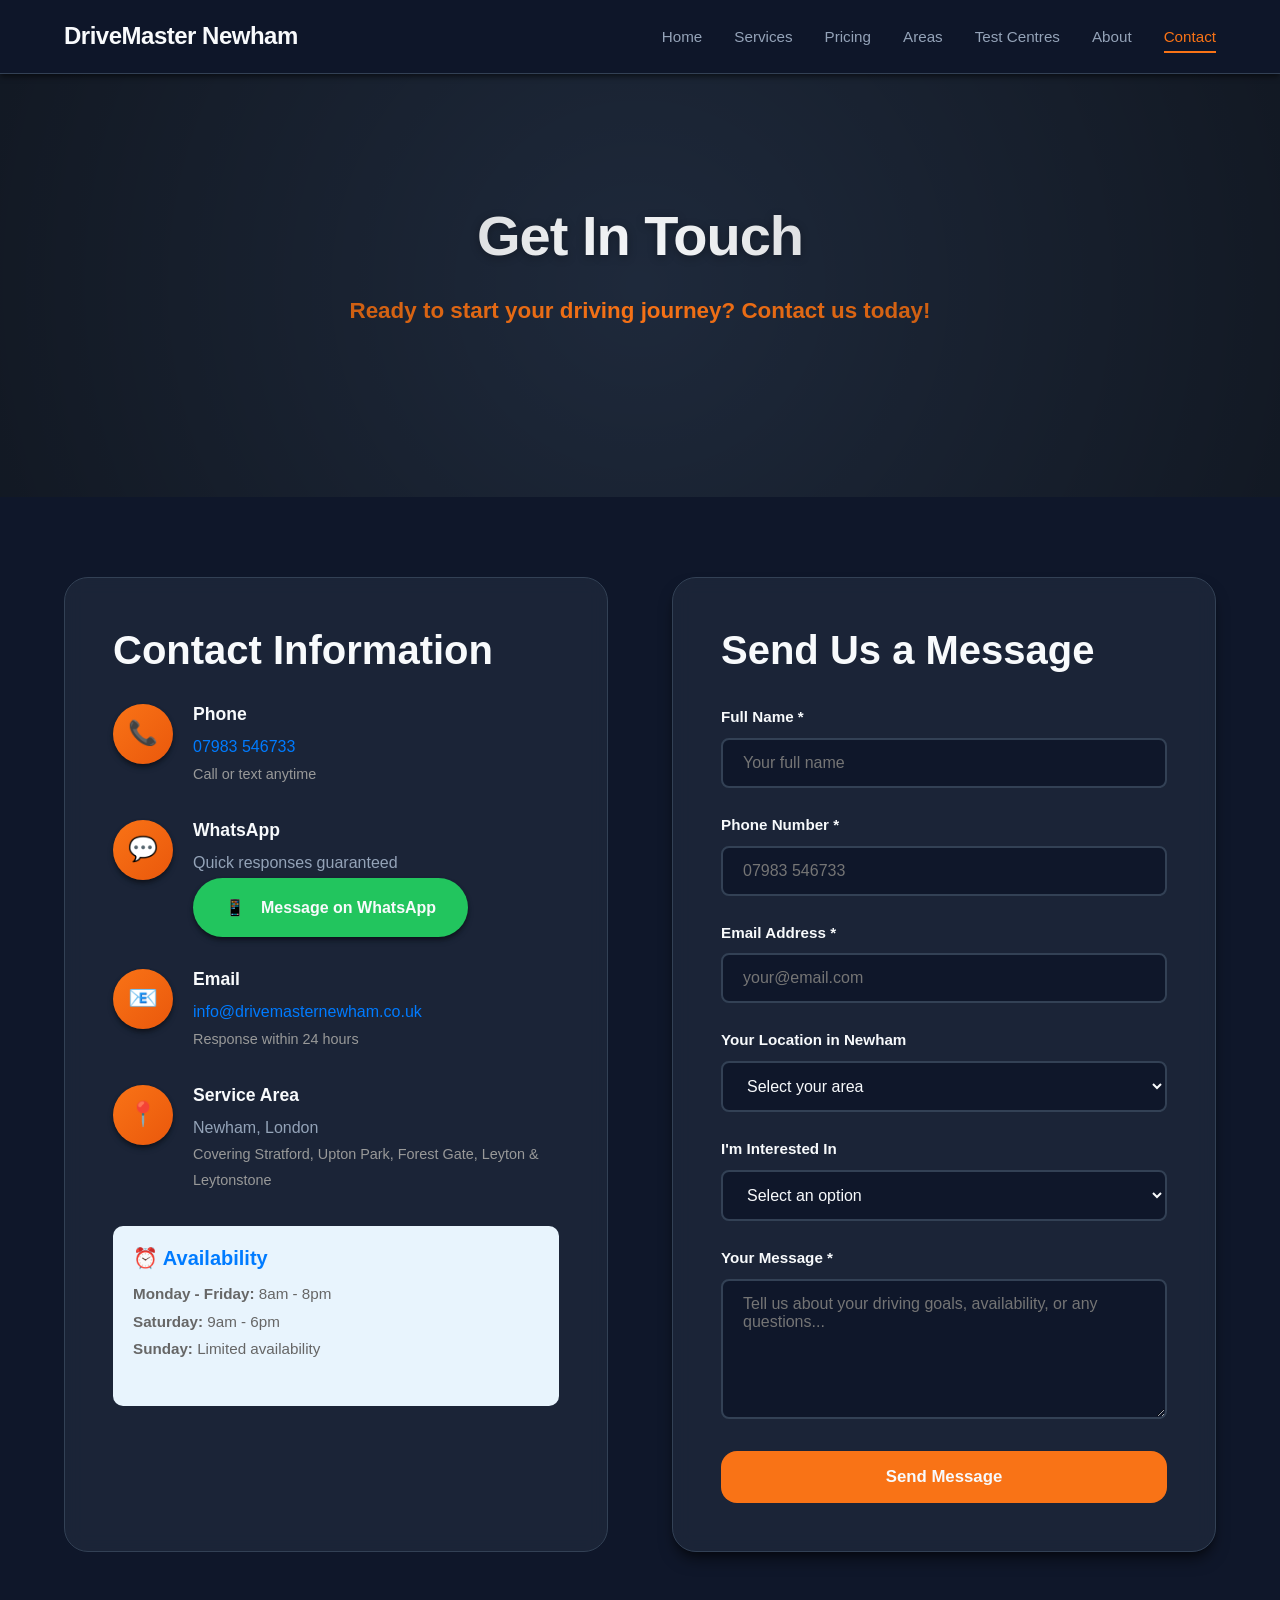
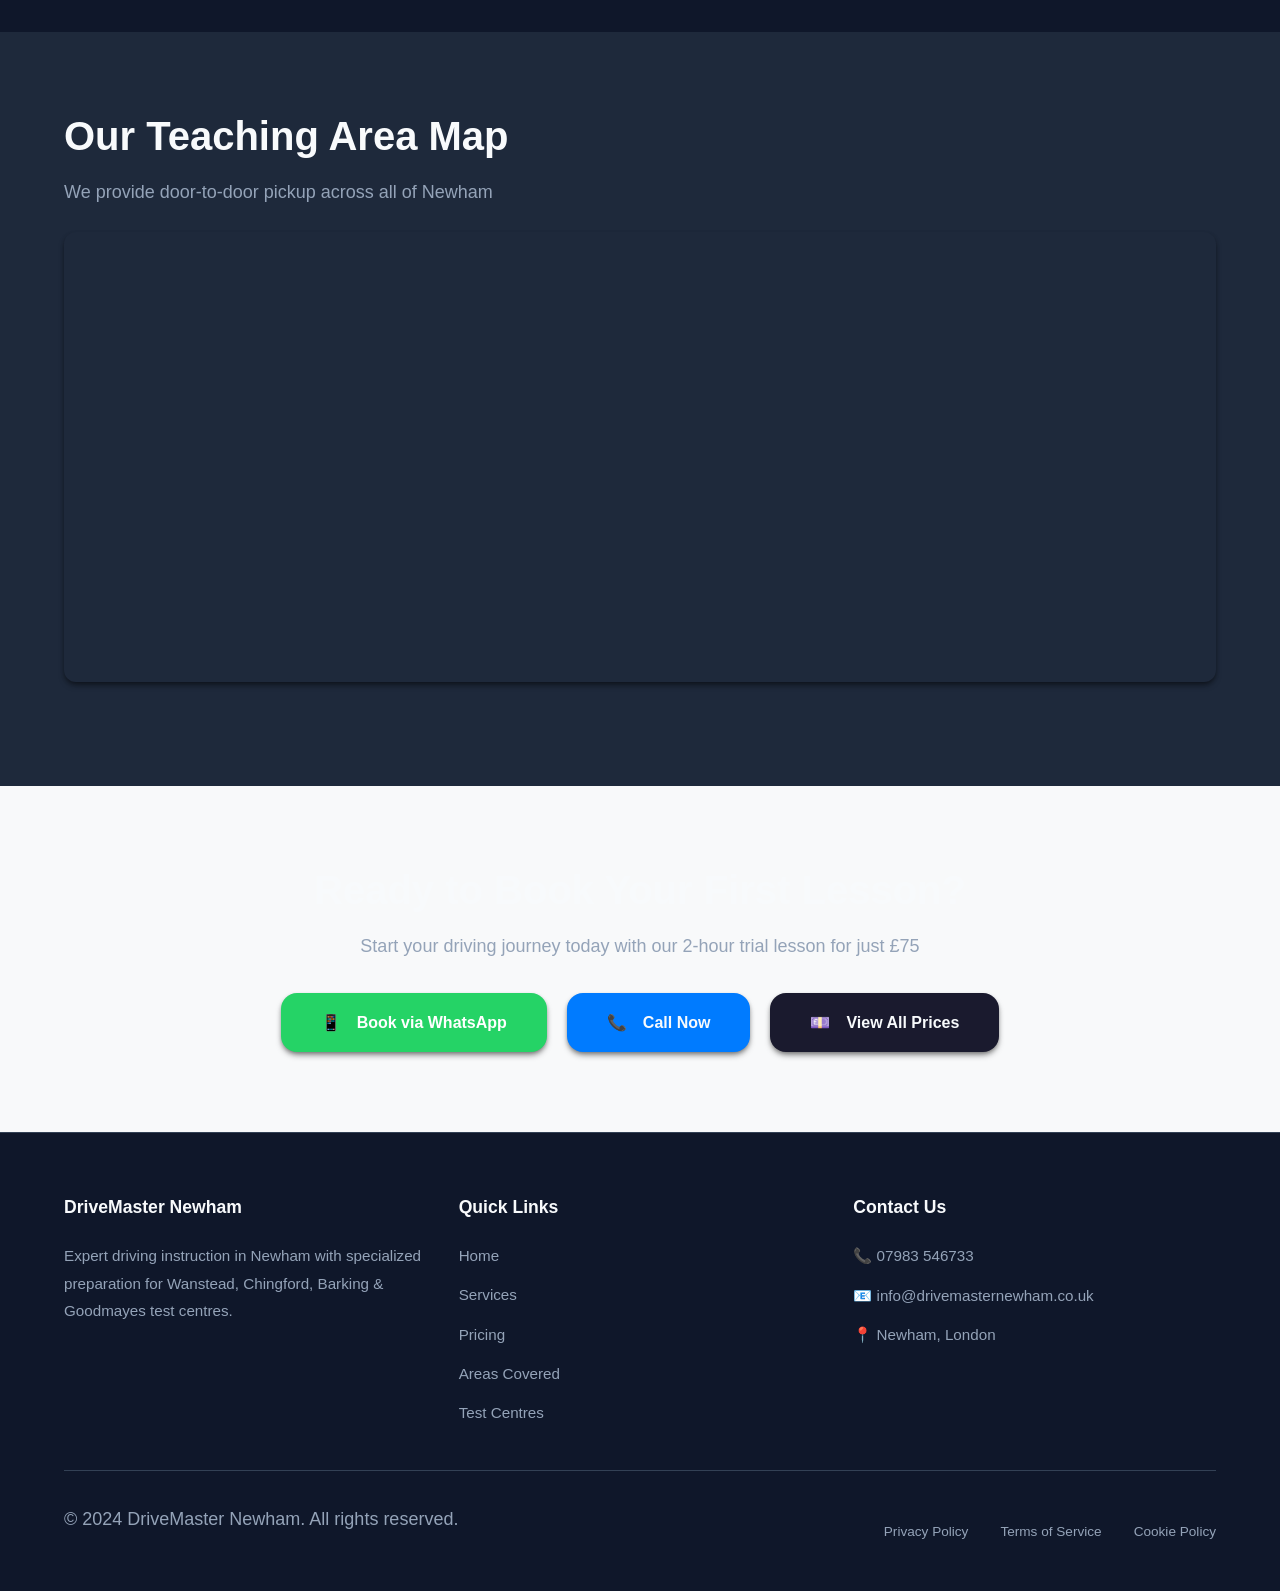
<file: contact.html>
<!DOCTYPE html>
<html lang="en">
<head>
    <meta charset="UTF-8">
    <meta name="viewport" content="width=device-width, initial-scale=1.0">
    <title>Contact Driving Instructor Newham | Call 07983 546733 | WhatsApp Available</title>
    <meta name="description" content="Get in touch with your Newham driving instructor. Call 07983 546733, message on WhatsApp, or send an email. Serving Stratford, Upton Park, Forest Gate, Leyton & Leytonstone.">
    <link rel="canonical" href="https://yourdomain.com/contact.html">
    
    <!-- Open Graph / Facebook -->
    <meta property="og:image" content="https://images.unsplash.com/photo-1449965408869-eaa3f722e40d?w=1200\<!-- Open Graph -->h=630\<!-- Open Graph -->fit=crop">

    <!-- Twitter -->
    <meta property="twitter:card" content="summary_large_image">
    <meta property="twitter:url" content="https://imsal007.github.io/Newham-Driving-Lessons/contact.html">
    <meta property="twitter:title" content="DriveMaster Newham">
    <meta property="twitter:description" content="Expert driving lessons in Newham.">
    <meta property="twitter:image" content="https://images.unsplash.com/photo-1449965408869-eaa3f722e40d?w=1200\<!-- Open Graph -->h=630\<!-- Open Graph -->fit=crop">
    <meta property="og:title" content="Contact Newham Driving Instructor | Quick Response Guaranteed">
    <meta property="og:description" content="Easy contact via phone, WhatsApp, email or contact form. Fast responses for lesson bookings and inquiries.">
    <meta property="og:type" content="website">
    <meta property="og:url" content="https://yourdomain.com/contact.html">
    
    <!-- JSON-LD Schema -->
    <script type="application/ld+json">
    {
        "@context": "https://schema.org",
        "@type": "LocalBusiness",
        "name": "DriveMaster Newham",
        "telephone": "+447983546733",
        "email": "info@drivemasternewham.co.uk",
        "areaServed": ["Stratford", "Upton Park", "Forest Gate", "Leyton", "Leytonstone"],
        "contactPoint": {
            "@type": "ContactPoint",
            "telephone": "+447983546733",
            "contactType": "customer service",
            "availableLanguage": "English"
        },
        "geo": {
            "@type": "GeoCoordinates",
            "latitude": "51.5255",
            "longitude": "0.0263"
        }
    }
    </script>
    
    <link rel="stylesheet" href="style.css">
</head>
<body>
    <header>
        <div class="container header-content">
            <a href="index.html" class="logo">DriveMaster Newham</a>
            <button class="mobile-menu-btn" aria-label="Toggle menu">☰</button>
            <nav>
                <ul>
                    <li><a href="index.html">Home</a></li>
                    <li><a href="services.html">Services</a></li>
                    <li><a href="pricing.html">Pricing</a></li>
                    <li><a href="areas.html">Areas</a></li>
                    <li><a href="test-centres.html">Test Centres</a></li>
                    <li><a href="about.html">About</a></li>
                    <li><a href="contact.html" class="active">Contact</a></li>
                </ul>
            </nav>
        </div>
    </header>

    <section class="hero">
        <h1>Get In Touch</h1>
        <p class="usp">Ready to start your driving journey? Contact us today!</p>
    </section>

    <section>
        <div class="container">
            <div class="contact-grid">
                <div class="contact-info">
                    <h2 style="text-align: left; margin-bottom: 30px;">Contact Information</h2>
                    
                    <div class="contact-item">
                        <div class="contact-item-icon">📞</div>
                        <div class="contact-item-text">
                            <h4>Phone</h4>
                            <p><a href="tel:07983546733" style="color: #007bff;">07983 546733</a></p>
                            <p style="font-size: 0.9rem; color: #999;">Call or text anytime</p>
                        </div>
                    </div>
                    
                    <div class="contact-item">
                        <div class="contact-item-icon">💬</div>
                        <div class="contact-item-text">
                            <h4>WhatsApp</h4>
                            <p>Quick responses guaranteed</p>
                            <a href="https://wa.me/447983546733?text=Hi, I'd like to inquire about driving lessons." class="whatsapp-btn-large">
                                <span style="margin-right: 8px;">📱</span> Message on WhatsApp
                            </a>
                        </div>
                    </div>
                    
                    <div class="contact-item">
                        <div class="contact-item-icon">📧</div>
                        <div class="contact-item-text">
                            <h4>Email</h4>
                            <p><a href="mailto:info@drivemasternewham.co.uk" style="color: #007bff;">info@drivemasternewham.co.uk</a></p>
                            <p style="font-size: 0.9rem; color: #999;">Response within 24 hours</p>
                        </div>
                    </div>
                    
                    <div class="contact-item">
                        <div class="contact-item-icon">📍</div>
                        <div class="contact-item-text">
                            <h4>Service Area</h4>
                            <p>Newham, London</p>
                            <p style="font-size: 0.9rem; color: #999;">Covering Stratford, Upton Park, Forest Gate, Leyton & Leytonstone</p>
                        </div>
                    </div>
                    
                    <div style="background: #e8f4fd; padding: 20px; border-radius: 10px; margin-top: 30px;">
                        <h4 style="color: #007bff; margin-bottom: 10px;">⏰ Availability</h4>
                        <p style="color: #666; font-size: 0.95rem;">
                            <strong>Monday - Friday:</strong> 8am - 8pm<br>
                            <strong>Saturday:</strong> 9am - 6pm<br>
                            <strong>Sunday:</strong> Limited availability
                        </p>
                    </div>
                </div>
                
                <div class="contact-form">
                    <h2 style="text-align: left; margin-bottom: 30px;">Send Us a Message</h2>
                    <form id="contactForm">
                        <div class="form-group">
                            <label for="name">Full Name *</label>
                            <input type="text" id="name" name="name" required placeholder="Your full name">
                        </div>
                        
                        <div class="form-group">
                            <label for="phone">Phone Number *</label>
                            <input type="tel" id="phone" name="phone" required placeholder="07983 546733">
                        </div>
                        
                        <div class="form-group">
                            <label for="email">Email Address *</label>
                            <input type="email" id="email" name="email" required placeholder="your@email.com">
                        </div>
                        
                        <div class="form-group">
                            <label for="location">Your Location in Newham</label>
                            <select id="location" name="location">
                                <option value="">Select your area</option>
                                <option value="Stratford">Stratford (E15)</option>
                                <option value="Upton Park">Upton Park (E13)</option>
                                <option value="Forest Gate">Forest Gate (E7)</option>
                                <option value="Leyton">Leyton (E10)</option>
                                <option value="Leytonstone">Leytonstone (E11)</option>
                            </select>
                        </div>
                        
                        <div class="form-group">
                            <label for="interest">I'm Interested In</label>
                            <select id="interest" name="interest">
                                <option value="">Select an option</option>
                                <option value="Standard Lessons">Standard Driving Lessons</option>
                                <option value="Intensive Course">Intensive Driving Course</option>
                                <option value="Pass Plus">Pass Plus Course</option>
                                <option value="Refresher Lessons">Refresher Lessons</option>
                                <option value="Mock Test">Mock Test Preparation</option>
                                <option value="Other">Other Inquiry</option>
                            </select>
                        </div>
                        
                        <div class="form-group">
                            <label for="message">Your Message *</label>
                            <textarea id="message" name="message" required placeholder="Tell us about your driving goals, availability, or any questions..."></textarea>
                        </div>
                        
                        <button type="submit" class="submit-btn">Send Message</button>
                    </form>
                </div>
            </div>
        </div>
    </section>

    <section>
        <div class="container">
            <h2>Our Teaching Area Map</h2>
            <p class="section-subtitle">We provide door-to-door pickup across all of Newham</p>
            
            <div class="map-container-large">
                <iframe 
                    src="https://www.google.com/maps/embed?pb=!1m18!1m12!1m3!1d39493.69986989397!2d0.0044!3d51.5255!2m3!1f0!2f0!3f0!3m2!1i1024!2i768!4f13.1!3m3!1m2!1s0x47d8a0b85c0c5c77%3A0x6b5c5c5c5c5c5c5c!2sNewham%2C%20London!5e0!3m2!1sen!2suk!4v1234567890"
                    allowfullscreen=""
                    loading="lazy"
                    referrerpolicy="no-referrer-when-downgrade">
                </iframe>
            </div>
        </div>
    </section>

    <section style="background: #f8f9fa;">
        <div class="container" style="text-align: center;">
            <h2>Ready to Book Your First Lesson?</h2>
            <p class="section-subtitle">Start your driving journey today with our 2-hour trial lesson for just £75</p>
            <div style="display: flex; justify-content: center; gap: 20px; flex-wrap: wrap; margin-top: 30px;">
                <a href="https://wa.me/447983546733?text=Hi, I want to book the 2-Hour Trial Lesson for £75." class="cta-button" style="background: #25D366; color: #fff;">
                    <span style="margin-right: 8px;">📱</span> Book via WhatsApp
                </a>
                <a href="tel:07983546733" class="cta-button" style="background: #007bff;">
                    <span style="margin-right: 8px;">📞</span> Call Now
                </a>
                <a href="pricing.html" class="cta-button" style="background: #1a1a2e;">
                    <span style="margin-right: 8px;">💷</span> View All Prices
                </a>
            </div>
        </div>
    </section>

    <footer>
        <div class="container">
            <div class="footer-content">
                <div class="footer-section">
                    <h4>DriveMaster Newham</h4>
                    <p>Expert driving instruction in Newham with specialized preparation for Wanstead, Chingford, Barking & Goodmayes test centres.</p>
                </div>
                <div class="footer-section">
                    <h4>Quick Links</h4>
                    <ul class="footer-links">
                        <li><a href="index.html">Home</a></li>
                        <li><a href="services.html">Services</a></li>
                        <li><a href="pricing.html">Pricing</a></li>
                        <li><a href="areas.html">Areas Covered</a></li>
                        <li><a href="test-centres.html">Test Centres</a></li>
                    </ul>
                </div>
                <div class="footer-section">
                    <h4>Contact Us</h4>
                    <p>📞 07983 546733</p>
                    <p>📧 info@drivemasternewham.co.uk</p>
                    <p>📍 Newham, London</p>
                </div>
            </div>
            <div class="footer-bottom">
                <p>&copy; 2024 DriveMaster Newham. All rights reserved.</p>
                <div class="legal-links">
                    <a href="privacy.html">Privacy Policy</a>
                    <a href="terms.html">Terms of Service</a>
                    <a href="cookies.html">Cookie Policy</a>
                </div>
            </div>
        </div>
    </footer>

    <script src="script.js"></script>
</body>
</html>
</file>
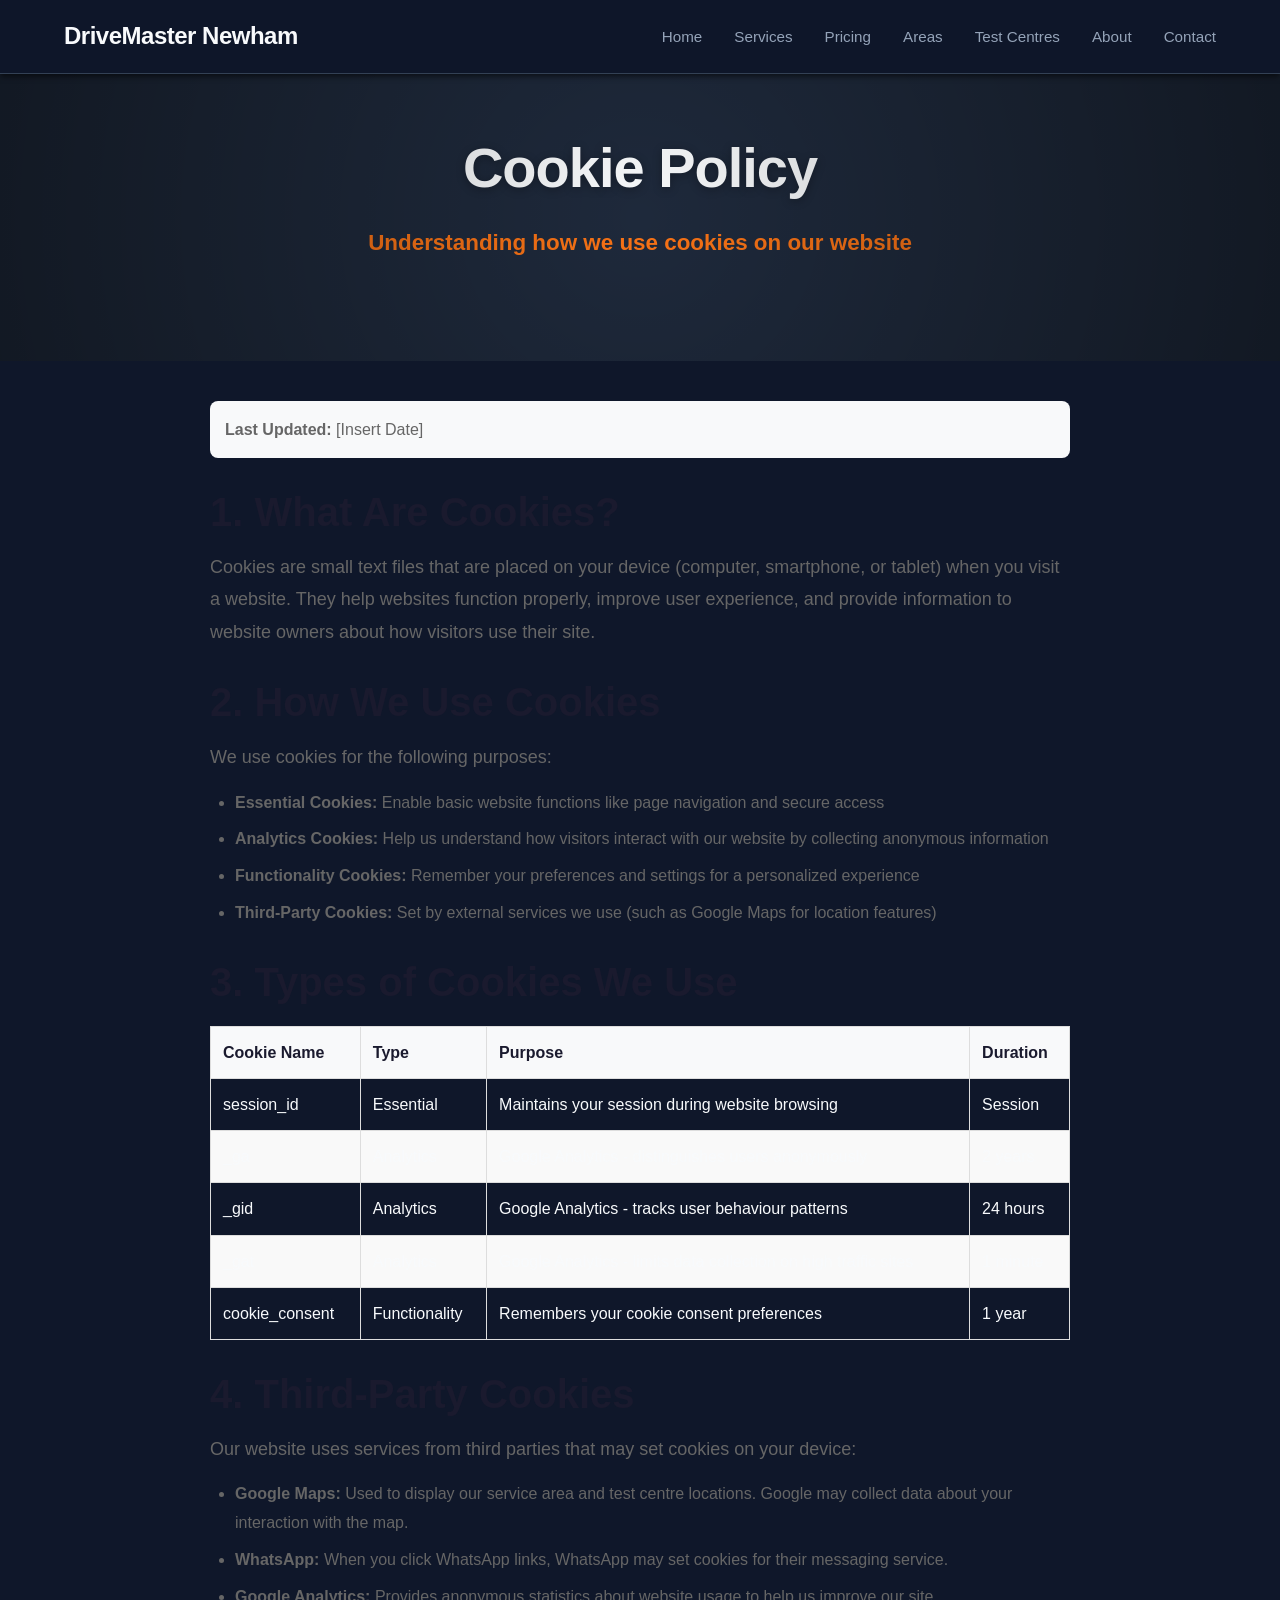
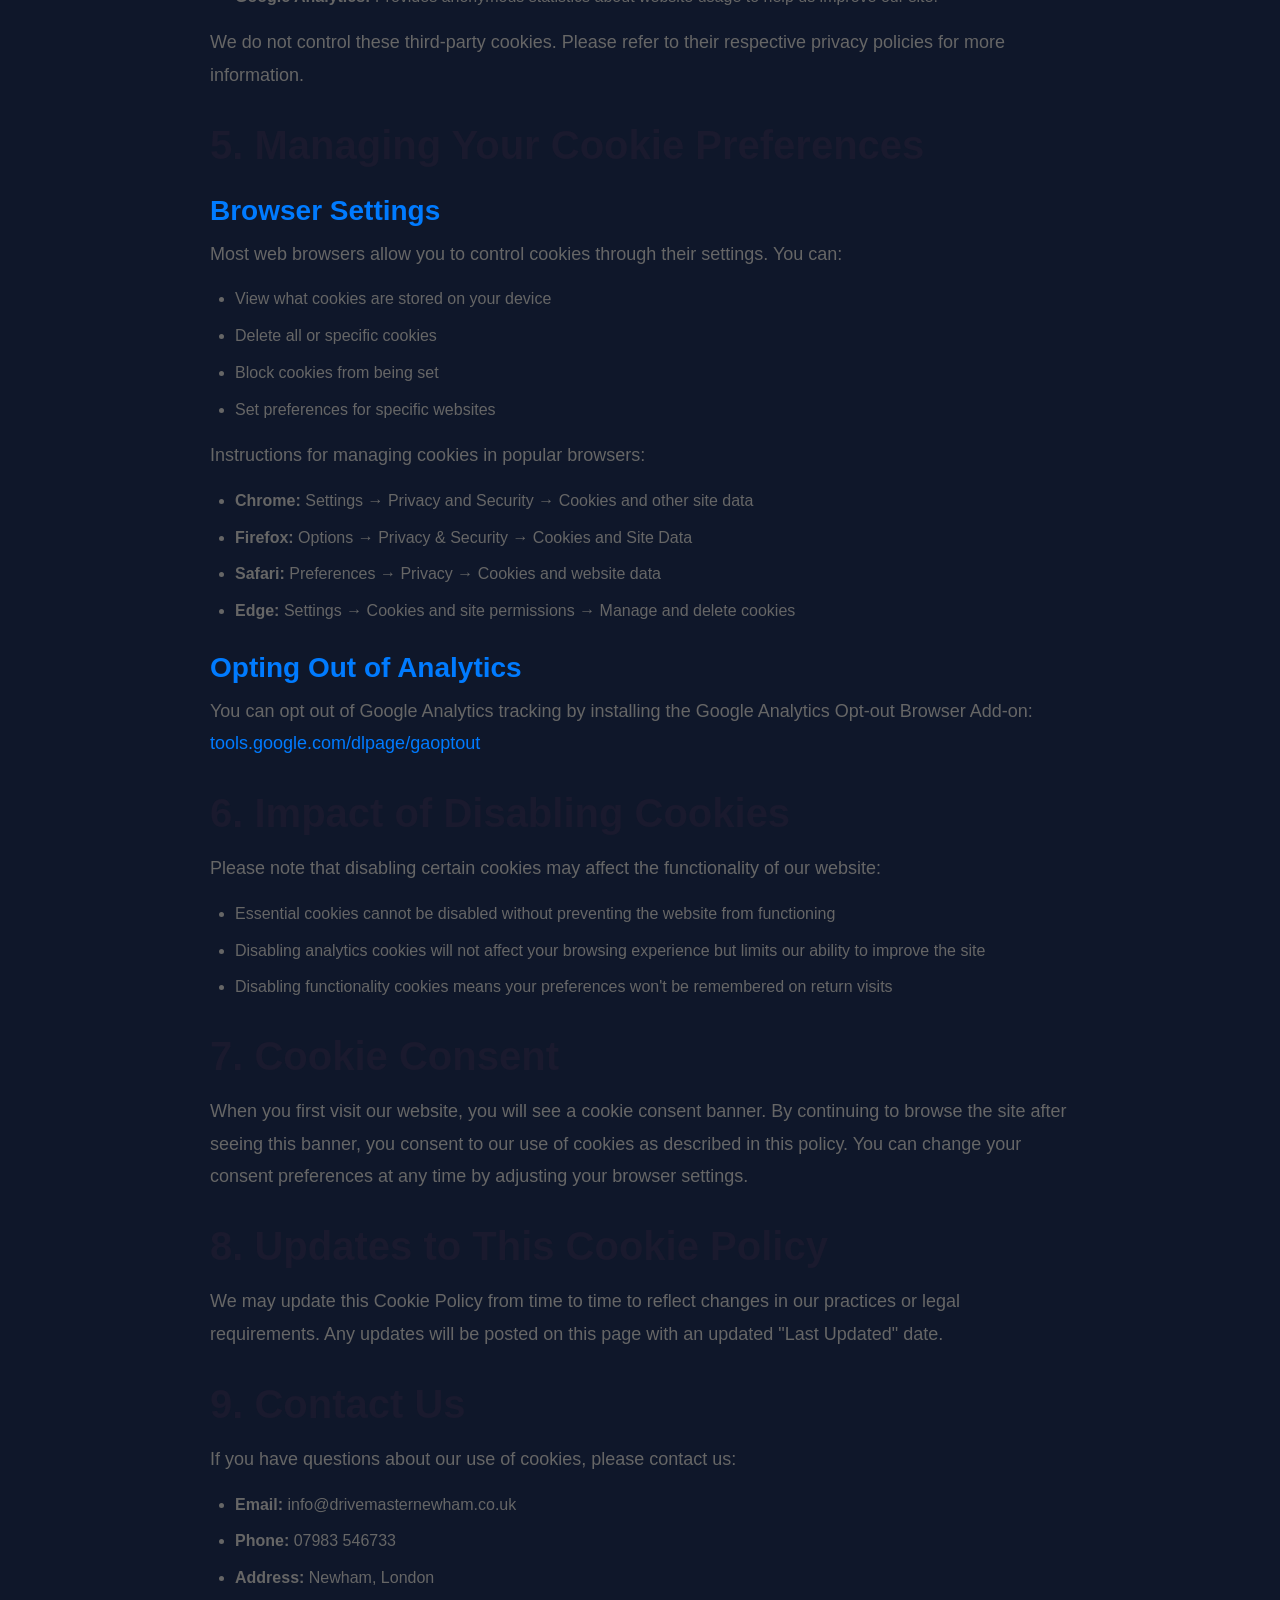
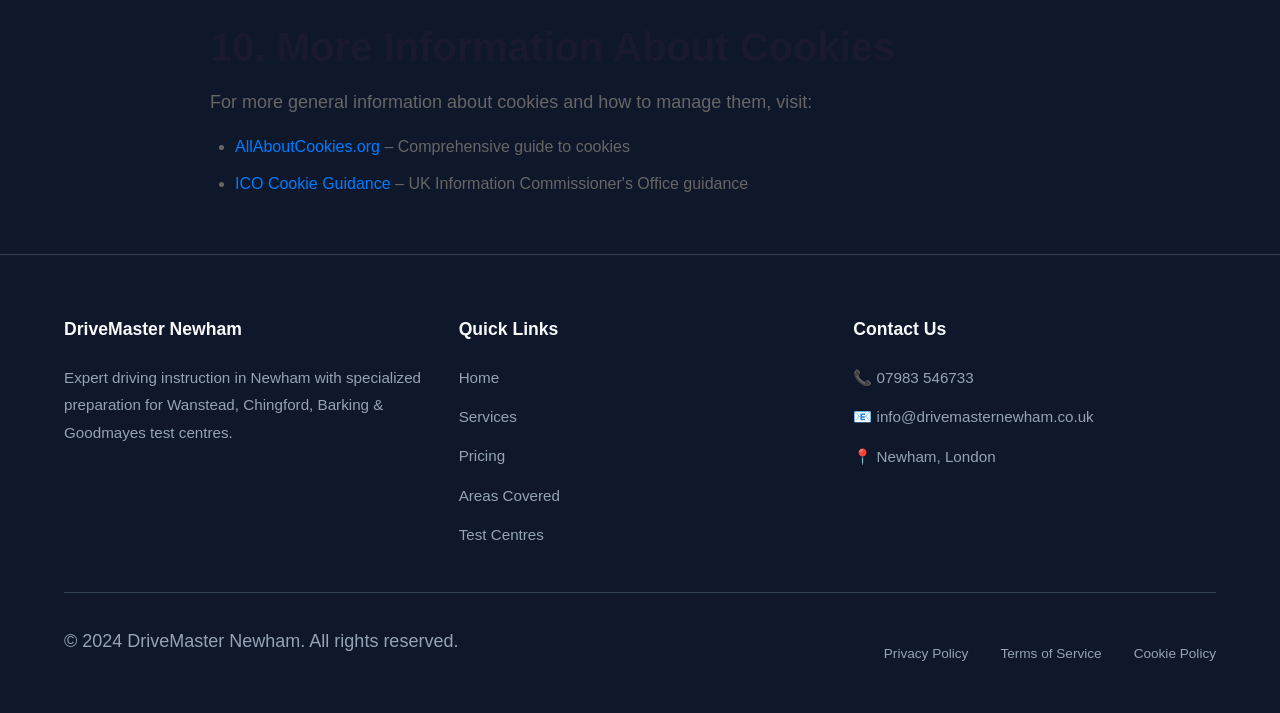
<file: cookies.html>
<!DOCTYPE html>
<html lang="en">
<head>
    <meta charset="UTF-8">
    <meta name="viewport" content="width=device-width, initial-scale=1.0">
    <title>Cookie Policy | DriveMaster Newham Driving Instructor</title>
    <meta name="description" content="Cookie Policy for DriveMaster Newham. Learn about the cookies we use on our website and how to manage your cookie preferences.">
    <link rel="canonical" href="https://yourdomain.com/cookies.html">
    <link rel="stylesheet" href="style.css">
    <style>
        .legal-content { max-width: 900px; margin: 0 auto; padding: 40px 20px; }
        .legal-content h2 { text-align: left; margin-top: 30px; margin-bottom: 15px; color: #1a1a2e; }
        .legal-content h3 { text-align: left; margin-top: 25px; margin-bottom: 10px; color: #007bff; }
        .legal-content p { color: #666; line-height: 1.8; margin-bottom: 15px; }
        .legal-content ul { color: #666; line-height: 1.8; margin-bottom: 15px; padding-left: 25px; }
        .legal-content li { margin-bottom: 8px; }
        .last-updated { background: #f8f9fa; padding: 15px; border-radius: 8px; margin-bottom: 30px; color: #666; }
        .cookie-table { width: 100%; border-collapse: collapse; margin: 20px 0; }
        .cookie-table th, .cookie-table td { border: 1px solid #ddd; padding: 12px; text-align: left; }
        .cookie-table th { background: #f8f9fa; color: #1a1a2e; }
        .cookie-table tr:nth-child(even) { background: #f9f9f9; }
    </style>
</head>
<body>
    <header>
        <div class="container header-content">
            <a href="index.html" class="logo">DriveMaster Newham</a>
            <button class="mobile-menu-btn" aria-label="Toggle menu">☰</button>
            <nav>
                <ul>
                    <li><a href="index.html">Home</a></li>
                    <li><a href="services.html">Services</a></li>
                    <li><a href="pricing.html">Pricing</a></li>
                    <li><a href="areas.html">Areas</a></li>
                    <li><a href="test-centres.html">Test Centres</a></li>
                    <li><a href="about.html">About</a></li>
                    <li><a href="contact.html">Contact</a></li>
                </ul>
            </nav>
        </div>
    </header>

    <section class="hero" style="padding: 60px 20px;">
        <h1>Cookie Policy</h1>
        <p class="usp">Understanding how we use cookies on our website</p>
    </section>

    <div class="legal-content">
        <div class="last-updated">
            <strong>Last Updated:</strong> [Insert Date]
        </div>

        <h2>1. What Are Cookies?</h2>
        <p>Cookies are small text files that are placed on your device (computer, smartphone, or tablet) when you visit a website. They help websites function properly, improve user experience, and provide information to website owners about how visitors use their site.</p>

        <h2>2. How We Use Cookies</h2>
        <p>We use cookies for the following purposes:</p>
        <ul>
            <li><strong>Essential Cookies:</strong> Enable basic website functions like page navigation and secure access</li>
            <li><strong>Analytics Cookies:</strong> Help us understand how visitors interact with our website by collecting anonymous information</li>
            <li><strong>Functionality Cookies:</strong> Remember your preferences and settings for a personalized experience</li>
            <li><strong>Third-Party Cookies:</strong> Set by external services we use (such as Google Maps for location features)</li>
        </ul>

        <h2>3. Types of Cookies We Use</h2>
        <table class="cookie-table">
            <thead>
                <tr>
                    <th>Cookie Name</th>
                    <th>Type</th>
                    <th>Purpose</th>
                    <th>Duration</th>
                </tr>
            </thead>
            <tbody>
                <tr>
                    <td>session_id</td>
                    <td>Essential</td>
                    <td>Maintains your session during website browsing</td>
                    <td>Session</td>
                </tr>
                <tr>
                    <td>_ga</td>
                    <td>Analytics</td>
                    <td>Google Analytics - distinguishes users anonymously</td>
                    <td>2 years</td>
                </tr>
                <tr>
                    <td>_gid</td>
                    <td>Analytics</td>
                    <td>Google Analytics - tracks user behaviour patterns</td>
                    <td>24 hours</td>
                </tr>
                <tr>
                    <td>_gat</td>
                    <td>Analytics</td>
                    <td>Google Analytics - limits data collection on high traffic sites</td>
                    <td>1 minute</td>
                </tr>
                <tr>
                    <td>cookie_consent</td>
                    <td>Functionality</td>
                    <td>Remembers your cookie consent preferences</td>
                    <td>1 year</td>
                </tr>
            </tbody>
        </table>

        <h2>4. Third-Party Cookies</h2>
        <p>Our website uses services from third parties that may set cookies on your device:</p>
        <ul>
            <li><strong>Google Maps:</strong> Used to display our service area and test centre locations. Google may collect data about your interaction with the map.</li>
            <li><strong>WhatsApp:</strong> When you click WhatsApp links, WhatsApp may set cookies for their messaging service.</li>
            <li><strong>Google Analytics:</strong> Provides anonymous statistics about website usage to help us improve our site.</li>
        </ul>
        <p>We do not control these third-party cookies. Please refer to their respective privacy policies for more information.</p>

        <h2>5. Managing Your Cookie Preferences</h2>
        <h3>Browser Settings</h3>
        <p>Most web browsers allow you to control cookies through their settings. You can:</p>
        <ul>
            <li>View what cookies are stored on your device</li>
            <li>Delete all or specific cookies</li>
            <li>Block cookies from being set</li>
            <li>Set preferences for specific websites</li>
        </ul>
        <p>Instructions for managing cookies in popular browsers:</p>
        <ul>
            <li><strong>Chrome:</strong> Settings → Privacy and Security → Cookies and other site data</li>
            <li><strong>Firefox:</strong> Options → Privacy & Security → Cookies and Site Data</li>
            <li><strong>Safari:</strong> Preferences → Privacy → Cookies and website data</li>
            <li><strong>Edge:</strong> Settings → Cookies and site permissions → Manage and delete cookies</li>
        </ul>

        <h3>Opting Out of Analytics</h3>
        <p>You can opt out of Google Analytics tracking by installing the Google Analytics Opt-out Browser Add-on: <a href="https://tools.google.com/dlpage/gaoptout" target="_blank" style="color: #007bff;">tools.google.com/dlpage/gaoptout</a></p>

        <h2>6. Impact of Disabling Cookies</h2>
        <p>Please note that disabling certain cookies may affect the functionality of our website:</p>
        <ul>
            <li>Essential cookies cannot be disabled without preventing the website from functioning</li>
            <li>Disabling analytics cookies will not affect your browsing experience but limits our ability to improve the site</li>
            <li>Disabling functionality cookies means your preferences won't be remembered on return visits</li>
        </ul>

        <h2>7. Cookie Consent</h2>
        <p>When you first visit our website, you will see a cookie consent banner. By continuing to browse the site after seeing this banner, you consent to our use of cookies as described in this policy. You can change your consent preferences at any time by adjusting your browser settings.</p>

        <h2>8. Updates to This Cookie Policy</h2>
        <p>We may update this Cookie Policy from time to time to reflect changes in our practices or legal requirements. Any updates will be posted on this page with an updated "Last Updated" date.</p>

        <h2>9. Contact Us</h2>
        <p>If you have questions about our use of cookies, please contact us:</p>
        <ul>
            <li><strong>Email:</strong> info@drivemasternewham.co.uk</li>
            <li><strong>Phone:</strong> 07983 546733</li>
            <li><strong>Address:</strong> Newham, London</li>
        </ul>

        <h2>10. More Information About Cookies</h2>
        <p>For more general information about cookies and how to manage them, visit:</p>
        <ul>
            <li><a href="https://www.allaboutcookies.org/" target="_blank" style="color: #007bff;">AllAboutCookies.org</a> – Comprehensive guide to cookies</li>
            <li><a href="https://ico.org.uk/your-data-matters/online/cookies/" target="_blank" style="color: #007bff;">ICO Cookie Guidance</a> – UK Information Commissioner's Office guidance</li>
        </ul>
    </div>

    <footer>
        <div class="container">
            <div class="footer-content">
                <div class="footer-section">
                    <h4>DriveMaster Newham</h4>
                    <p>Expert driving instruction in Newham with specialized preparation for Wanstead, Chingford, Barking & Goodmayes test centres.</p>
                </div>
                <div class="footer-section">
                    <h4>Quick Links</h4>
                    <ul class="footer-links">
                        <li><a href="index.html">Home</a></li>
                        <li><a href="services.html">Services</a></li>
                        <li><a href="pricing.html">Pricing</a></li>
                        <li><a href="areas.html">Areas Covered</a></li>
                        <li><a href="test-centres.html">Test Centres</a></li>
                    </ul>
                </div>
                <div class="footer-section">
                    <h4>Contact Us</h4>
                    <p>📞 07983 546733</p>
                    <p>📧 info@drivemasternewham.co.uk</p>
                    <p>📍 Newham, London</p>
                </div>
            </div>
            <div class="footer-bottom">
                <p>&copy; 2024 DriveMaster Newham. All rights reserved.</p>
                <div class="legal-links">
                    <a href="privacy.html">Privacy Policy</a>
                    <a href="terms.html">Terms of Service</a>
                    <a href="cookies.html">Cookie Policy</a>
                </div>
            </div>
        </div>
    </footer>

    <script src="script.js"></script>
</body>
</html>
</file>
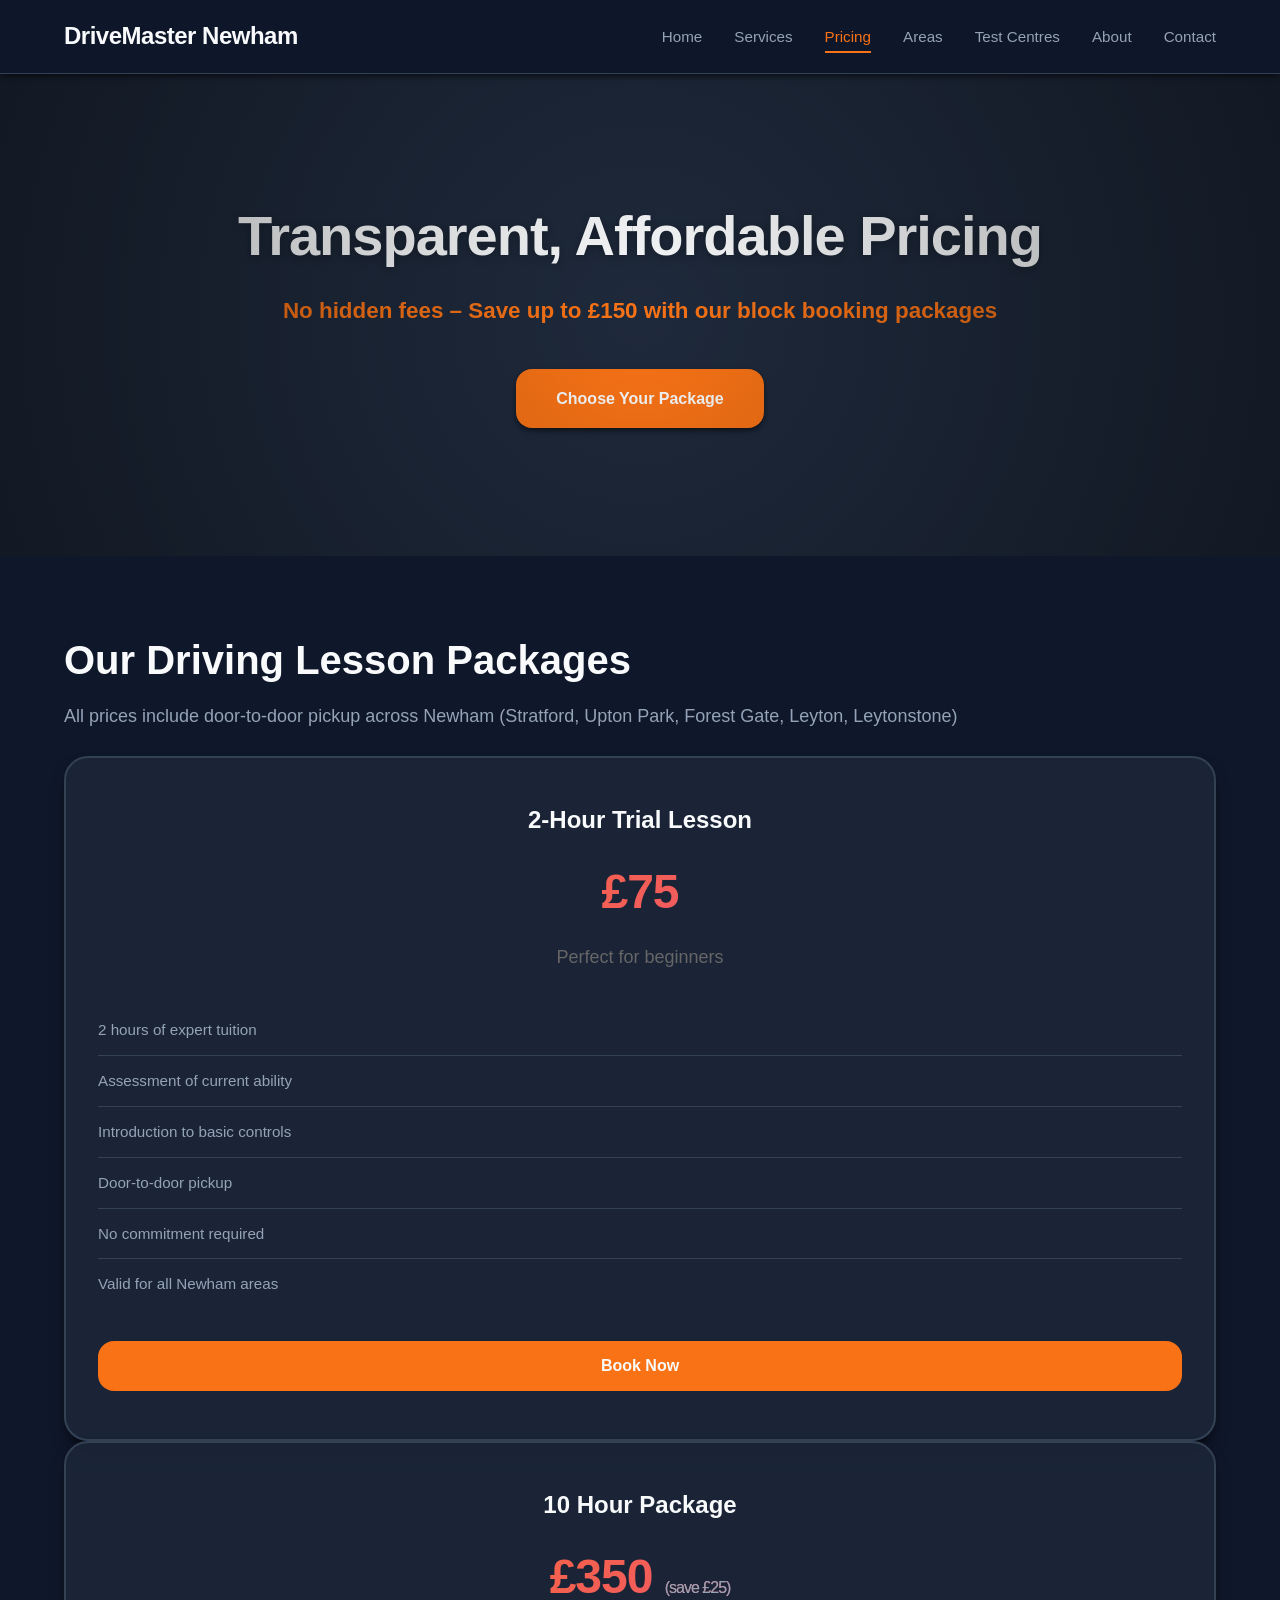
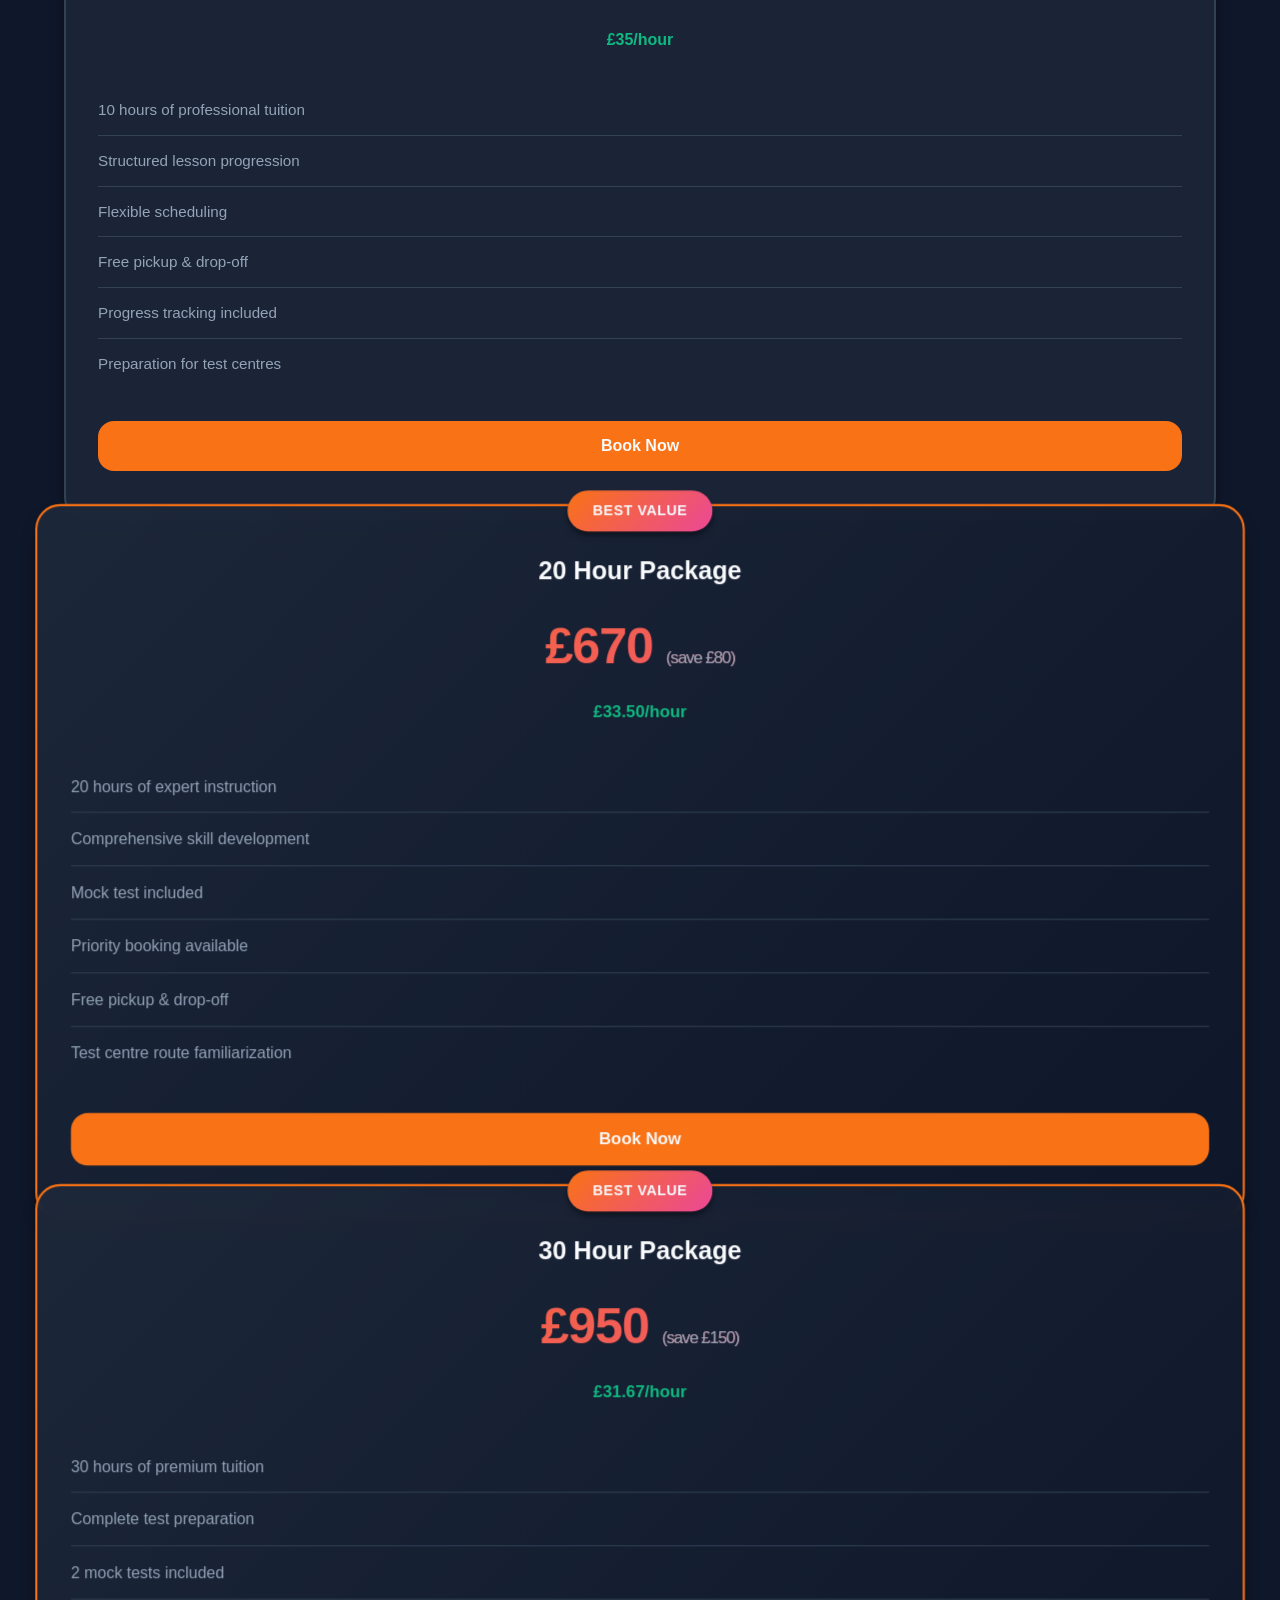
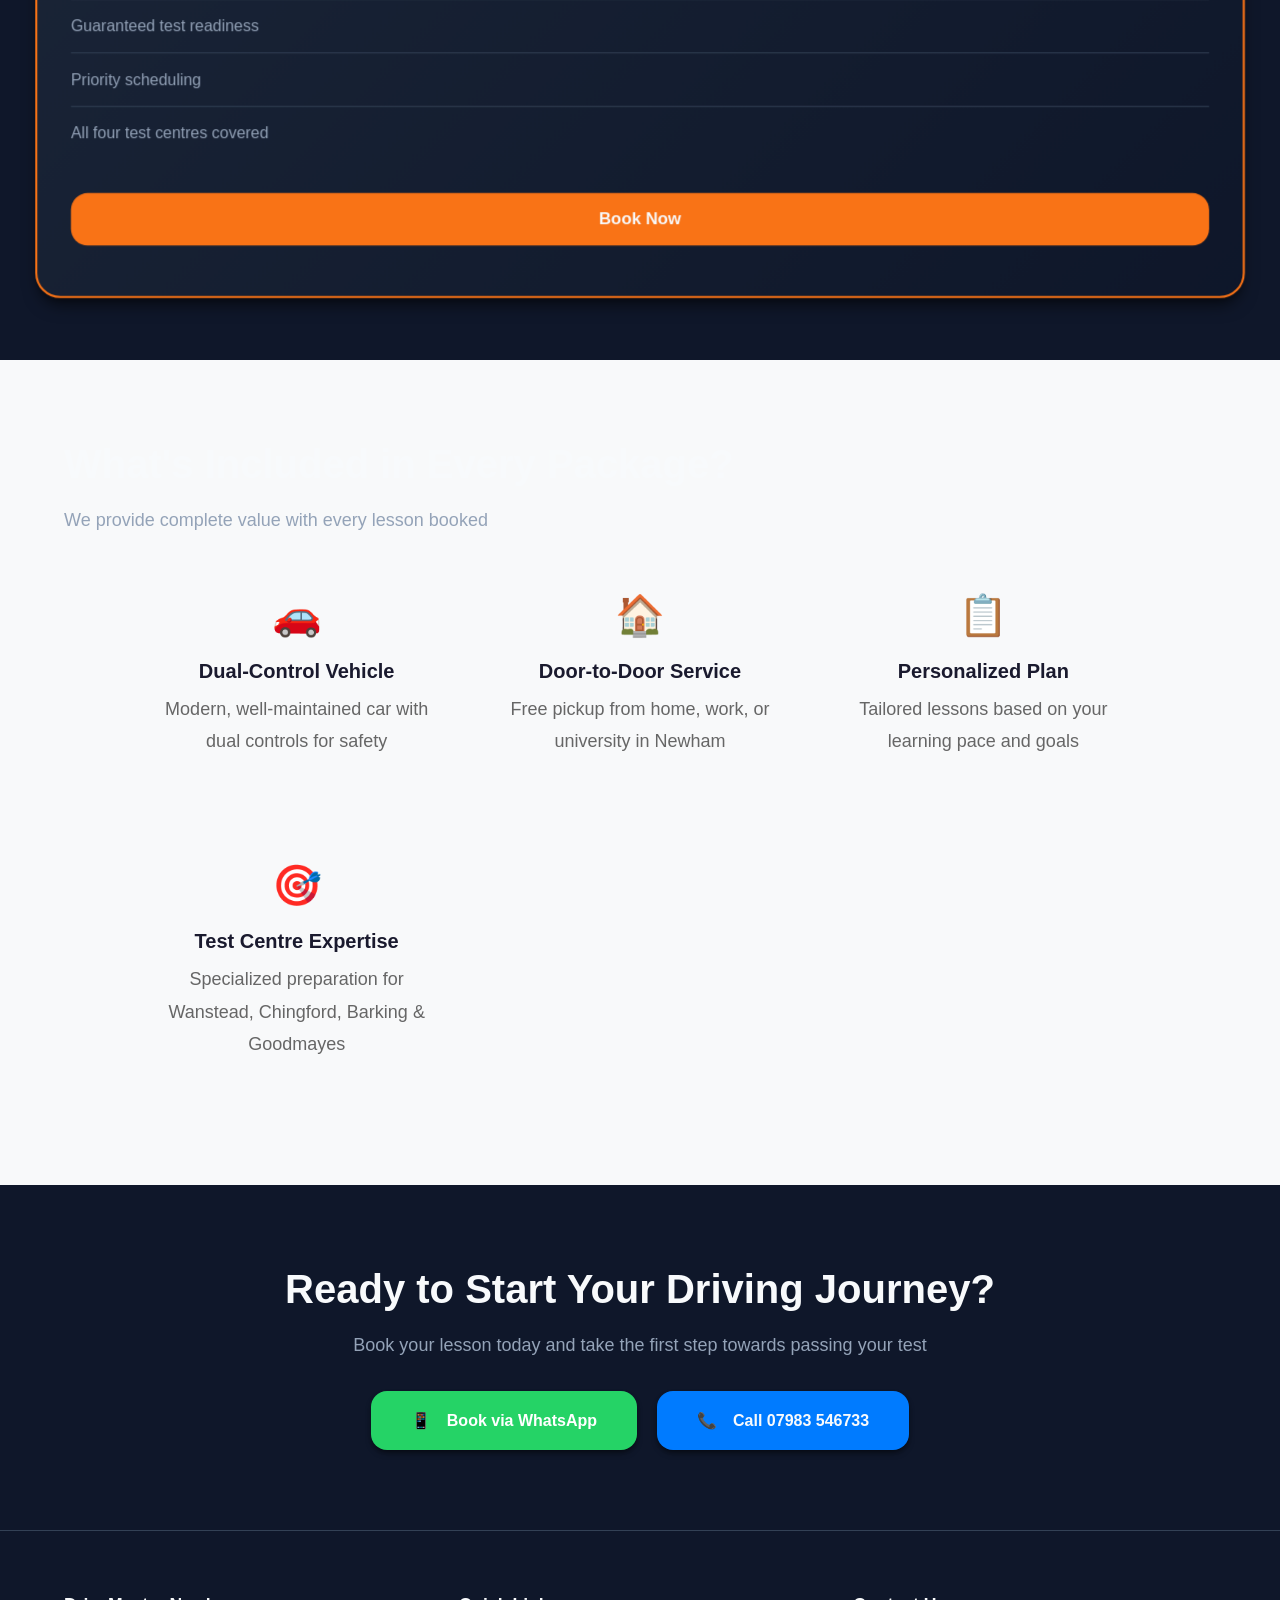
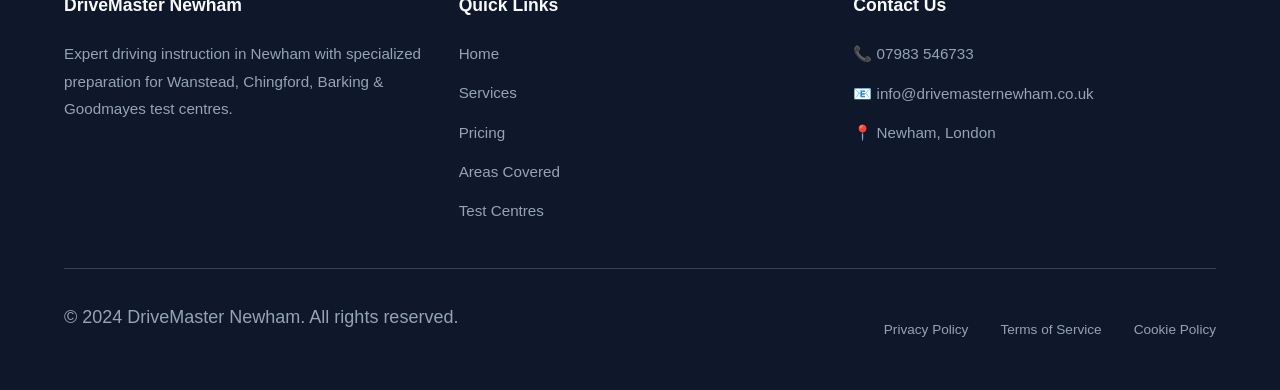
<file: pricing.html>
<!DOCTYPE html>
<html lang="en">
<head>
    <meta charset="UTF-8">
    <meta name="viewport" content="width=device-width, initial-scale=1.0">
    <title>Driving Lesson Prices Newham | From £31.67/hr | Best Value Packages</title>
    <meta name="description" content="Transparent driving lesson pricing in Newham. 2-hour trial £75, 10hrs £350, 20hrs £670 (Best Value), 30hrs £950 (Best Value). Book lessons for Wanstead, Chingford, Barking & Goodmayes test centres.">
    <link rel="canonical" href="https://yourdomain.com/pricing.html">
    
    <!-- Open Graph / Facebook -->
    <meta property="og:type" content="website">
    <meta property="og:url" content="https://imsal007.github.io/Newham-Driving-Lessons/pricing.html">
    <meta property="og:title" content="Driving Lesson Prices Newham | Best Value Packages from £75">
    <meta property="og:description" content="Affordable driving lessons with block booking discounts. Save up to £150 on 30-hour packages. Free pickup in Newham areas.">
    
    <meta property="og:image" content="https://images.unsplash.com/photo-1449965408869-eaa3f722e40d?w=1200&h=630&fit=crop">

    <!-- Twitter -->
    <meta property="twitter:card" content="summary_large_image">
    <meta property="twitter:url" content="https://imsal007.github.io/Newham-Driving-Lessons/pricing.html">
    <meta property="twitter:title" content="Driving Lesson Prices Newham | Best Value Packages from £75">
    <meta property="twitter:description" content="Affordable driving lessons with block booking discounts. Save up to £150 on 30-hour packages. Free pickup in Newham areas.">
    <meta property="twitter:image" content="https://images.unsplash.com/photo-1449965408869-eaa3f722e40d?w=1200&h=630&fit=crop">
    
    <!-- JSON-LD Schema -->
    <script type="application/ld+json">
    {
        "@context": "https://schema.org",
        "@type": "LocalBusiness",
        "name": "Newham Driving Instructor",
        "priceRange": "££",
        "hasOfferCatalog": {
            "@type": "OfferCatalog",
            "name": "Driving Lesson Packages",
            "itemListElement": [
                {
                    "@type": "Offer",
                    "itemOffered": {
                        "@type": "Service",
                        "name": "2-Hour Trial Lesson",
                        "price": "75.00",
                        "priceCurrency": "GBP",
                        "description": "Perfect introduction to driving"
                    }
                },
                {
                    "@type": "Offer",
                    "itemOffered": {
                        "@type": "Service",
                        "name": "10 Hour Package",
                        "price": "350.00",
                        "priceCurrency": "GBP",
                        "description": "Save £25 - £35/hour"
                    }
                },
                {
                    "@type": "Offer",
                    "itemOffered": {
                        "@type": "Service",
                        "name": "20 Hour Package",
                        "price": "670.00",
                        "priceCurrency": "GBP",
                        "description": "Best Value - Save £80 - £33.50/hour"
                    }
                },
                {
                    "@type": "Offer",
                    "itemOffered": {
                        "@type": "Service",
                        "name": "30 Hour Package",
                        "price": "950.00",
                        "priceCurrency": "GBP",
                        "description": "Best Value - Save £150 - £31.67/hour"
                    }
                }
            ]
        },
        "areaServed": ["Stratford", "Upton Park", "Forest Gate", "Leyton", "Leytonstone"],
        "offers": {
            "@type": "AggregateOffer",
            "lowPrice": "75.00",
            "highPrice": "950.00",
            "priceCurrency": "GBP"
        }
    }
    </script>
    
    <link rel="stylesheet" href="style.css">
</head>
<body>
    <header>
        <div class="container header-content">
            <a href="index.html" class="logo">DriveMaster Newham</a>
            <button class="mobile-menu-btn" aria-label="Toggle menu">☰</button>
            <nav>
                <ul>
                    <li><a href="index.html">Home</a></li>
                    <li><a href="services.html">Services</a></li>
                    <li><a href="pricing.html" class="active">Pricing</a></li>
                    <li><a href="areas.html">Areas</a></li>
                    <li><a href="test-centres.html">Test Centres</a></li>
                    <li><a href="about.html">About</a></li>
                    <li><a href="contact.html">Contact</a></li>
                </ul>
            </nav>
        </div>
    </header>

    <section class="hero">
        <h1>Transparent, Affordable Pricing</h1>
        <p class="usp">No hidden fees – Save up to £150 with our block booking packages</p>
        <a href="#pricing" class="cta-button">Choose Your Package</a>
    </section>

    <section id="pricing">
        <div class="container">
            <h2>Our Driving Lesson Packages</h2>
            <p class="section-subtitle">All prices include door-to-door pickup across Newham (Stratford, Upton Park, Forest Gate, Leyton, Leytonstone)</p>
            
            <div class="pricing-table">
                <!-- 2 Hour Trial -->
                <div class="pricing-card">
                    <h3>2-Hour Trial Lesson</h3>
                    <div class="price">£75</div>
                    <p style="color: #666; margin-bottom: 20px;">Perfect for beginners</p>
                    <ul>
                        <li>2 hours of expert tuition</li>
                        <li>Assessment of current ability</li>
                        <li>Introduction to basic controls</li>
                        <li>Door-to-door pickup</li>
                        <li>No commitment required</li>
                        <li>Valid for all Newham areas</li>
                    </ul>
                    <button class="btn-book" data-package="2-Hour Trial Lesson">Book Now</button>
                </div>

                <!-- 10 Hours -->
                <div class="pricing-card">
                    <h3>10 Hour Package</h3>
                    <div class="price">£350 <span>(save £25)</span></div>
                    <div class="per-hour">£35/hour</div>
                    <ul>
                        <li>10 hours of professional tuition</li>
                        <li>Structured lesson progression</li>
                        <li>Flexible scheduling</li>
                        <li>Free pickup & drop-off</li>
                        <li>Progress tracking included</li>
                        <li>Preparation for test centres</li>
                    </ul>
                    <button class="btn-book" data-package="10 Hour Package">Book Now</button>
                </div>

                <!-- 20 Hours - Best Value -->
                <div class="pricing-card best-value">
                    <h3>20 Hour Package</h3>
                    <div class="price">£670 <span>(save £80)</span></div>
                    <div class="per-hour">£33.50/hour</div>
                    <ul>
                        <li>20 hours of expert instruction</li>
                        <li>Comprehensive skill development</li>
                        <li>Mock test included</li>
                        <li>Priority booking available</li>
                        <li>Free pickup & drop-off</li>
                        <li>Test centre route familiarization</li>
                    </ul>
                    <button class="btn-book" data-package="20 Hour Package">Book Now</button>
                </div>

                <!-- 30 Hours - Best Value -->
                <div class="pricing-card best-value">
                    <h3>30 Hour Package</h3>
                    <div class="price">£950 <span>(save £150)</span></div>
                    <div class="per-hour">£31.67/hour</div>
                    <ul>
                        <li>30 hours of premium tuition</li>
                        <li>Complete test preparation</li>
                        <li>2 mock tests included</li>
                        <li>Guaranteed test readiness</li>
                        <li>Priority scheduling</li>
                        <li>All four test centres covered</li>
                    </ul>
                    <button class="btn-book" data-package="30 Hour Package">Book Now</button>
                </div>
            </div>
        </div>
    </section>

    <section style="background: #f8f9fa;">
        <div class="container">
            <h2>What's Included in Every Package?</h2>
            <p class="section-subtitle">We provide complete value with every lesson booked</p>
            <div style="display: grid; grid-template-columns: repeat(auto-fit, minmax(250px, 1fr)); gap: 30px; max-width: 1000px; margin: 0 auto;">
                <div style="text-align: center; padding: 20px;">
                    <div style="font-size: 2.5rem; margin-bottom: 10px;">🚗</div>
                    <h4 style="color: #1a1a2e; margin-bottom: 10px;">Dual-Control Vehicle</h4>
                    <p style="color: #666;">Modern, well-maintained car with dual controls for safety</p>
                </div>
                <div style="text-align: center; padding: 20px;">
                    <div style="font-size: 2.5rem; margin-bottom: 10px;">🏠</div>
                    <h4 style="color: #1a1a2e; margin-bottom: 10px;">Door-to-Door Service</h4>
                    <p style="color: #666;">Free pickup from home, work, or university in Newham</p>
                </div>
                <div style="text-align: center; padding: 20px;">
                    <div style="font-size: 2.5rem; margin-bottom: 10px;">📋</div>
                    <h4 style="color: #1a1a2e; margin-bottom: 10px;">Personalized Plan</h4>
                    <p style="color: #666;">Tailored lessons based on your learning pace and goals</p>
                </div>
                <div style="text-align: center; padding: 20px;">
                    <div style="font-size: 2.5rem; margin-bottom: 10px;">🎯</div>
                    <h4 style="color: #1a1a2e; margin-bottom: 10px;">Test Centre Expertise</h4>
                    <p style="color: #666;">Specialized preparation for Wanstead, Chingford, Barking & Goodmayes</p>
                </div>
            </div>
        </div>
    </section>

    <section>
        <div class="container" style="text-align: center;">
            <h2>Ready to Start Your Driving Journey?</h2>
            <p class="section-subtitle">Book your lesson today and take the first step towards passing your test</p>
            <div style="display: flex; justify-content: center; gap: 20px; flex-wrap: wrap; margin-top: 30px;">
                <a href="https://wa.me/447983546733?text=Hi, I want to book a lesson." class="cta-button" style="background: #25D366; color: #fff;">
                    <span style="margin-right: 8px;">📱</span> Book via WhatsApp
                </a>
                <a href="tel:07983546733" class="cta-button" style="background: #007bff;">
                    <span style="margin-right: 8px;">📞</span> Call 07983 546733
                </a>
            </div>
        </div>
    </section>

    <!-- Booking Modal -->
    <div class="modal" id="bookingModal">
        <div class="modal-content">
            <span class="modal-close">&times;</span>
            <h3>Complete Your Booking</h3>
            <div class="modal-options">
                <label for="packageSelect">Selected Package:</label>
                <select id="packageSelect">
                    <option value="2-Hour Trial Lesson">2-Hour Trial Lesson - £75</option>
                    <option value="10 Hour Package">10 Hour Package - £350</option>
                    <option value="20 Hour Package">20 Hour Package - £670 (Best Value)</option>
                    <option value="30 Hour Package">30 Hour Package - £950 (Best Value)</option>
                </select>
            </div>
            <div class="modal-options">
                <label for="testCentreSelect">Preferred Test Centre/Area:</label>
                <select id="testCentreSelect">
                    <option value="Newham Area">Newham Area (Lessons)</option>
                    <option value="Wanstead Test Centre">Wanstead Test Centre</option>
                    <option value="Chingford Test Centre">Chingford Test Centre</option>
                    <option value="Barking Test Centre">Barking Test Centre</option>
                    <option value="Goodmayes Test Centre">Goodmayes Test Centre</option>
                </select>
            </div>
            <button class="modal-btn" id="modalBookBtn">
                <span>📱</span> Continue on WhatsApp
            </button>
        </div>
    </div>

    <footer>
        <div class="container">
            <div class="footer-content">
                <div class="footer-section">
                    <h4>DriveMaster Newham</h4>
                    <p>Expert driving instruction in Newham with specialized preparation for Wanstead, Chingford, Barking & Goodmayes test centres.</p>
                </div>
                <div class="footer-section">
                    <h4>Quick Links</h4>
                    <ul class="footer-links">
                        <li><a href="index.html">Home</a></li>
                        <li><a href="services.html">Services</a></li>
                        <li><a href="pricing.html">Pricing</a></li>
                        <li><a href="areas.html">Areas Covered</a></li>
                        <li><a href="test-centres.html">Test Centres</a></li>
                    </ul>
                </div>
                <div class="footer-section">
                    <h4>Contact Us</h4>
                    <p>📞 07983 546733</p>
                    <p>📧 info@drivemasternewham.co.uk</p>
                    <p>📍 Newham, London</p>
                </div>
            </div>
            <div class="footer-bottom">
                <p>&copy; 2024 DriveMaster Newham. All rights reserved.</p>
                <div class="legal-links">
                    <a href="privacy.html">Privacy Policy</a>
                    <a href="terms.html">Terms of Service</a>
                    <a href="cookies.html">Cookie Policy</a>
                </div>
            </div>
        </div>
    </footer>

    <script src="script.js"></script>
</body>
</html>
</file>
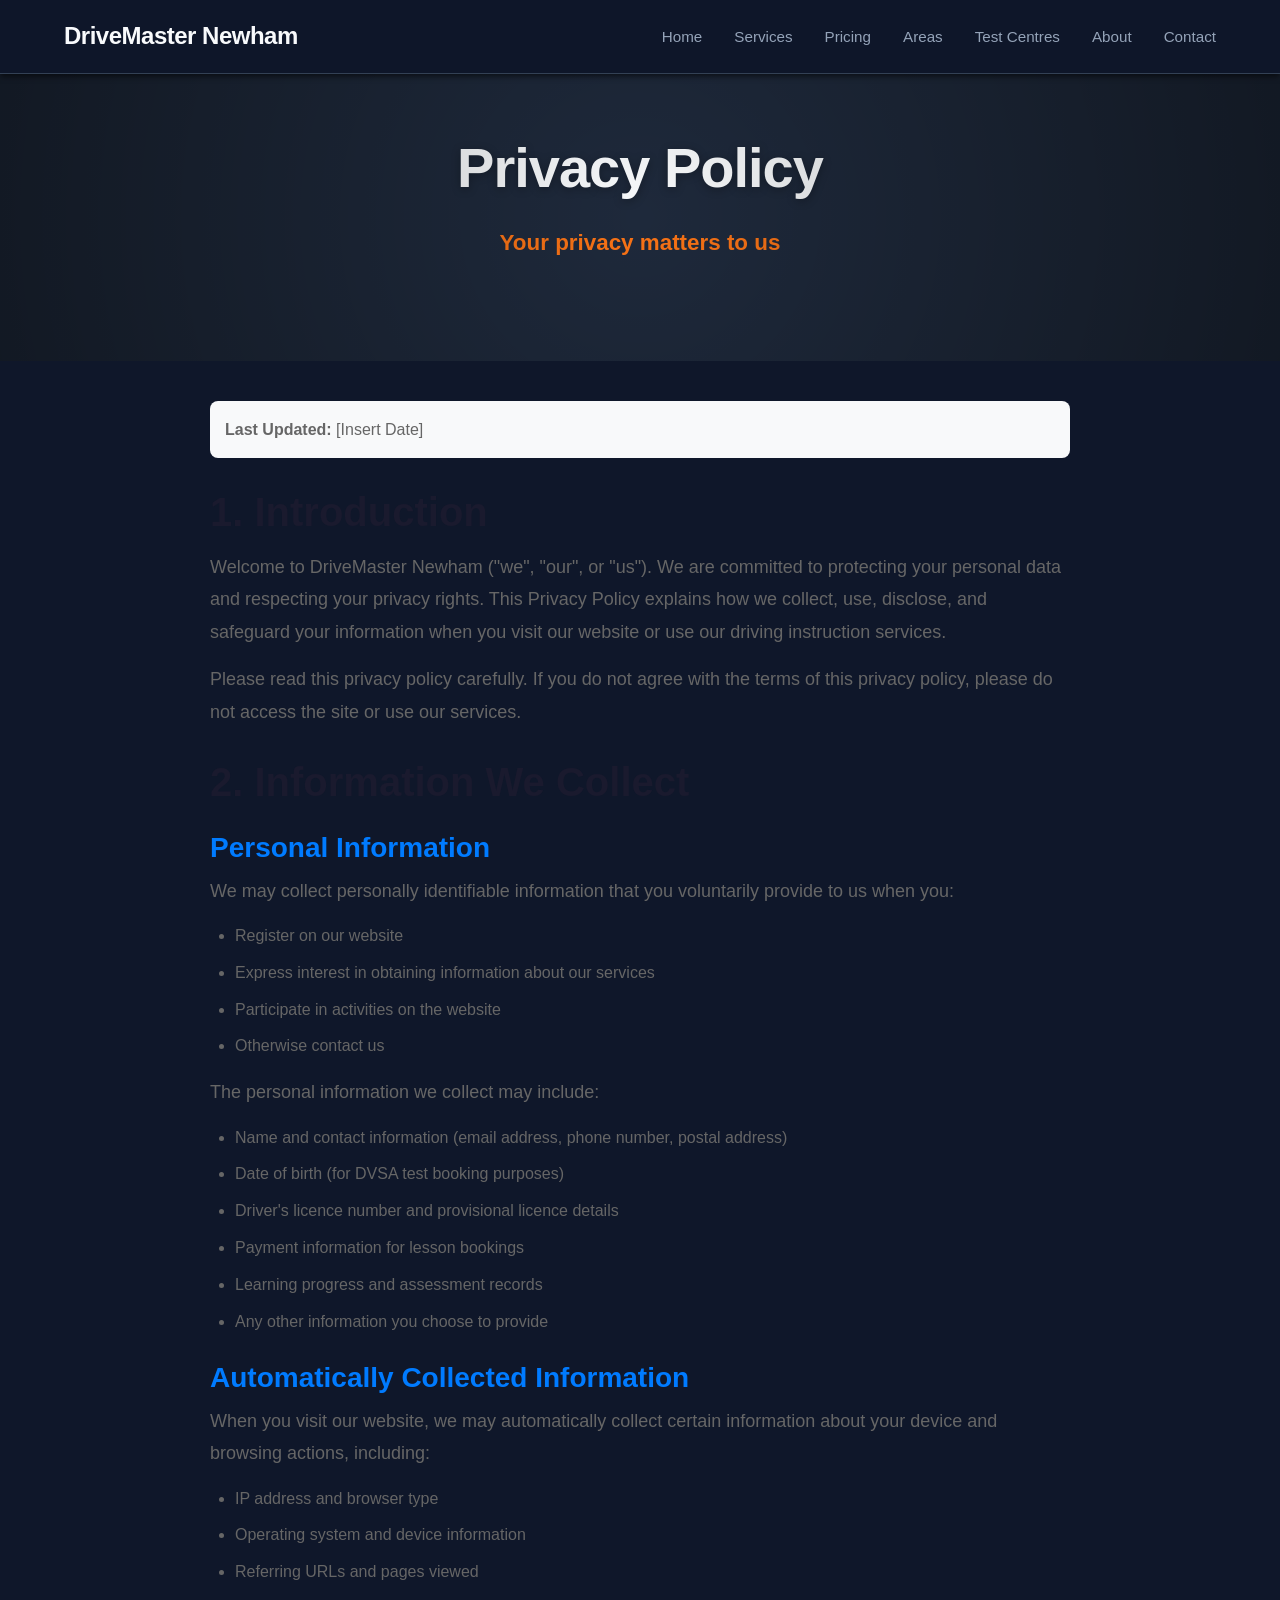
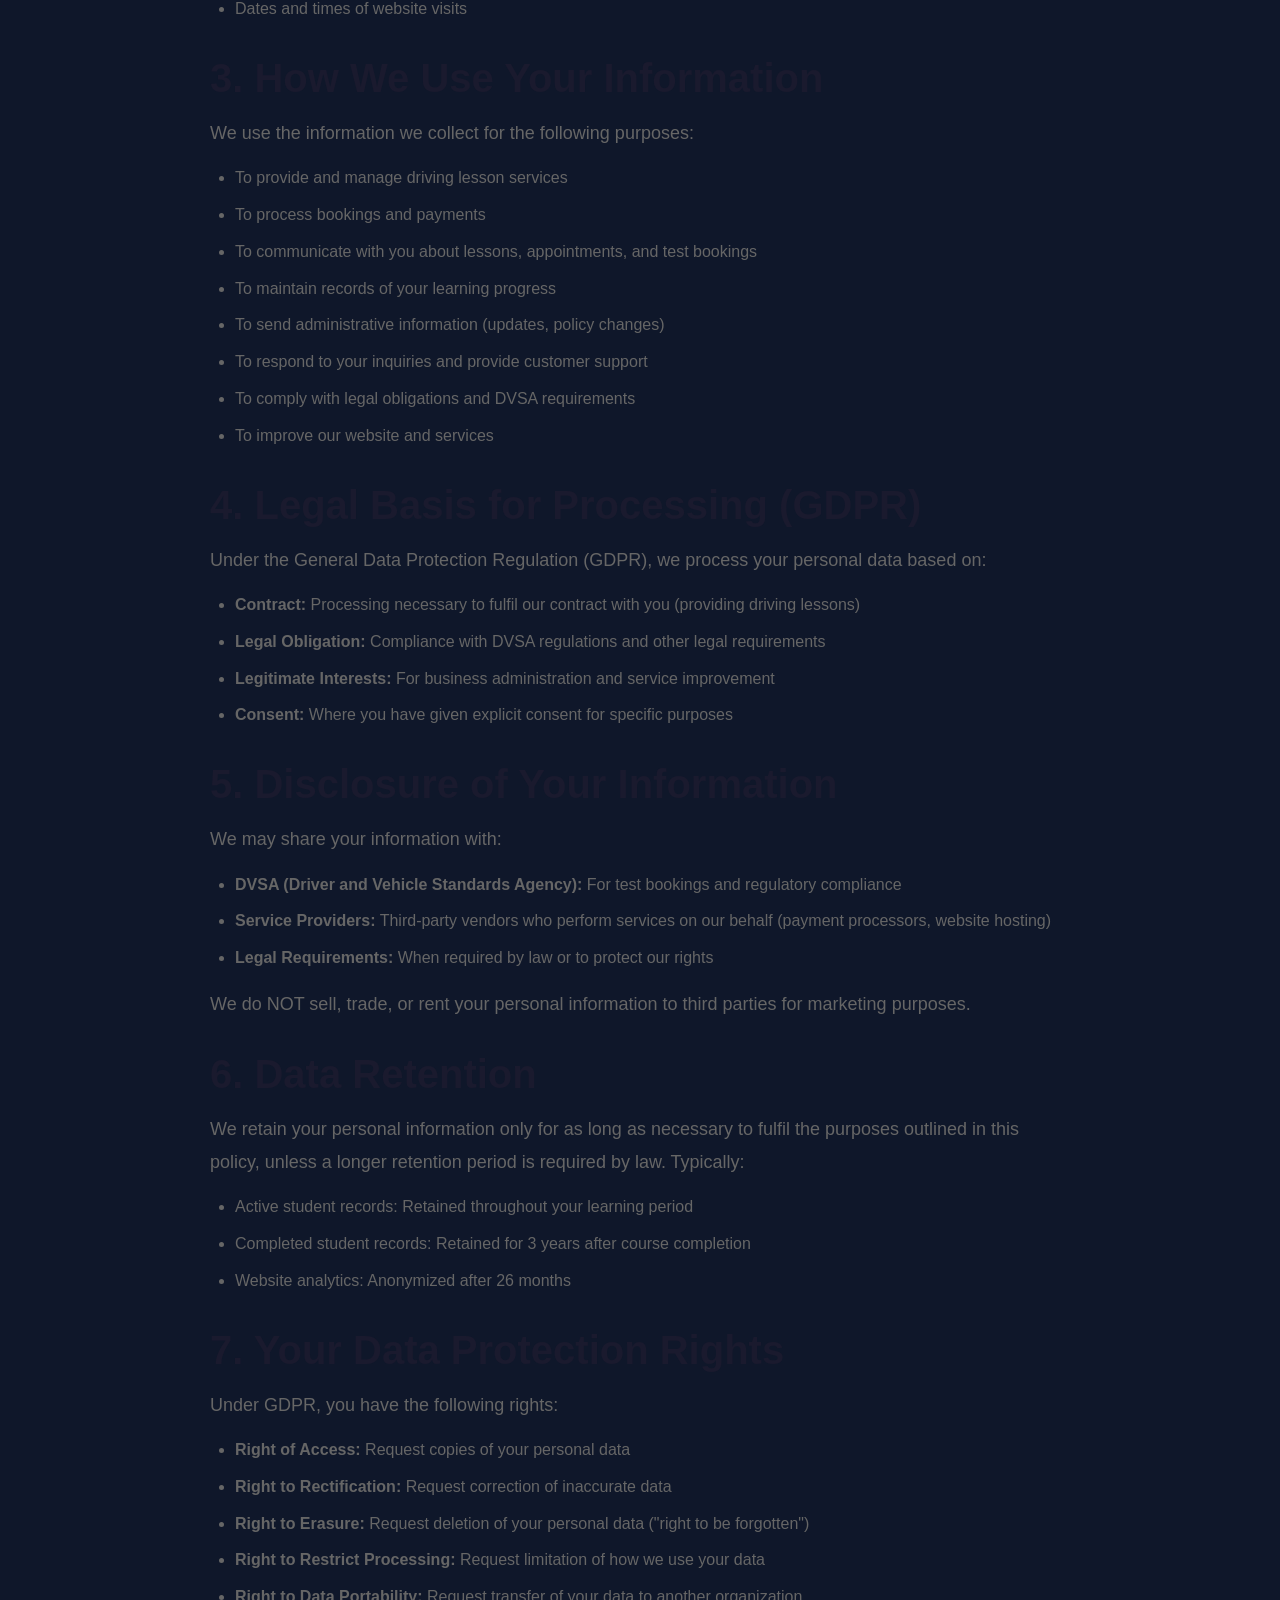
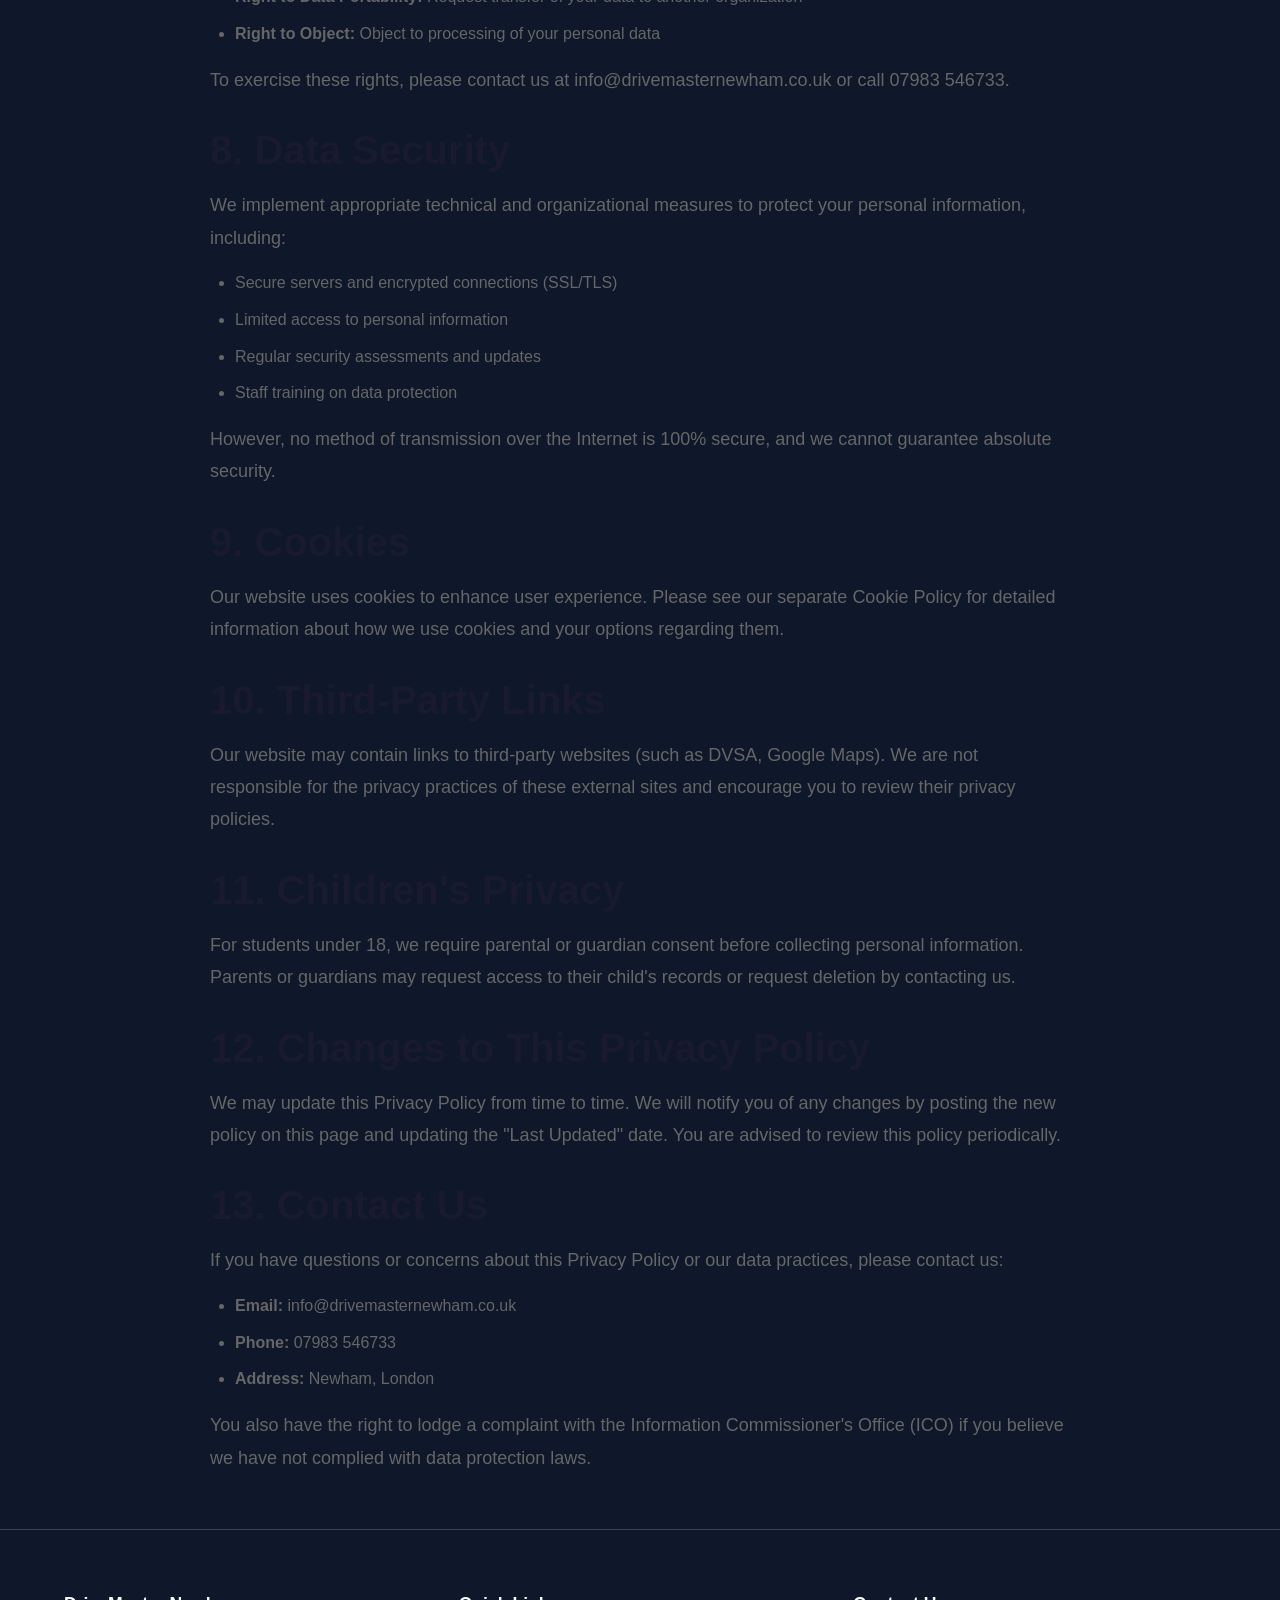
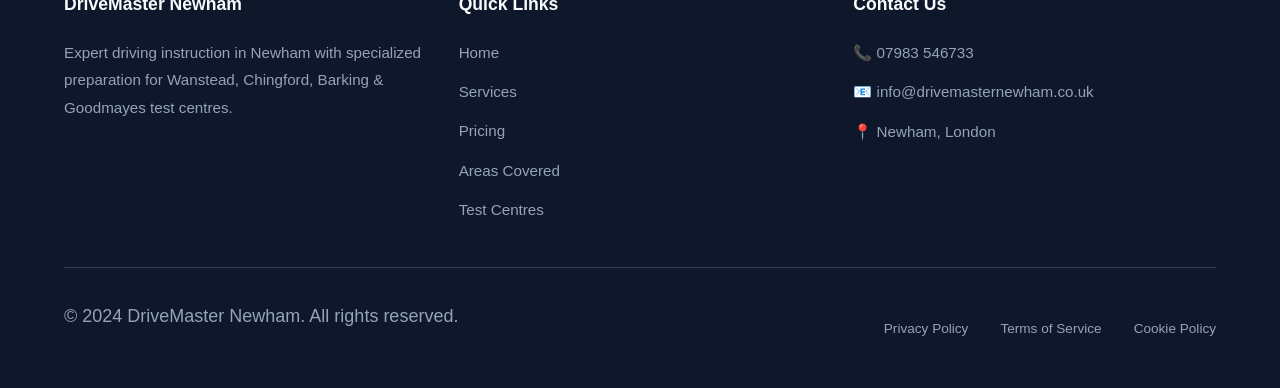
<file: privacy.html>
<!DOCTYPE html>
<html lang="en">
<head>
    <meta charset="UTF-8">
    <meta name="viewport" content="width=device-width, initial-scale=1.0">
    <title>Privacy Policy | DriveMaster Newham Driving Instructor</title>
    <meta name="description" content="Privacy Policy for DriveMaster Newham. Learn how we collect, use, and protect your personal data in compliance with GDPR.">
    <link rel="canonical" href="https://yourdomain.com/privacy.html">
    <link rel="stylesheet" href="style.css">
    <style>
        .legal-content { max-width: 900px; margin: 0 auto; padding: 40px 20px; }
        .legal-content h2 { text-align: left; margin-top: 30px; margin-bottom: 15px; color: #1a1a2e; }
        .legal-content h3 { text-align: left; margin-top: 25px; margin-bottom: 10px; color: #007bff; }
        .legal-content p { color: #666; line-height: 1.8; margin-bottom: 15px; }
        .legal-content ul { color: #666; line-height: 1.8; margin-bottom: 15px; padding-left: 25px; }
        .legal-content li { margin-bottom: 8px; }
        .last-updated { background: #f8f9fa; padding: 15px; border-radius: 8px; margin-bottom: 30px; color: #666; }
    </style>
</head>
<body>
    <header>
        <div class="container header-content">
            <a href="index.html" class="logo">DriveMaster Newham</a>
            <button class="mobile-menu-btn" aria-label="Toggle menu">☰</button>
            <nav>
                <ul>
                    <li><a href="index.html">Home</a></li>
                    <li><a href="services.html">Services</a></li>
                    <li><a href="pricing.html">Pricing</a></li>
                    <li><a href="areas.html">Areas</a></li>
                    <li><a href="test-centres.html">Test Centres</a></li>
                    <li><a href="about.html">About</a></li>
                    <li><a href="contact.html">Contact</a></li>
                </ul>
            </nav>
        </div>
    </header>

    <section class="hero" style="padding: 60px 20px;">
        <h1>Privacy Policy</h1>
        <p class="usp">Your privacy matters to us</p>
    </section>

    <div class="legal-content">
        <div class="last-updated">
            <strong>Last Updated:</strong> [Insert Date]
        </div>

        <h2>1. Introduction</h2>
        <p>Welcome to DriveMaster Newham ("we", "our", or "us"). We are committed to protecting your personal data and respecting your privacy rights. This Privacy Policy explains how we collect, use, disclose, and safeguard your information when you visit our website or use our driving instruction services.</p>
        <p>Please read this privacy policy carefully. If you do not agree with the terms of this privacy policy, please do not access the site or use our services.</p>

        <h2>2. Information We Collect</h2>
        <h3>Personal Information</h3>
        <p>We may collect personally identifiable information that you voluntarily provide to us when you:</p>
        <ul>
            <li>Register on our website</li>
            <li>Express interest in obtaining information about our services</li>
            <li>Participate in activities on the website</li>
            <li>Otherwise contact us</li>
        </ul>
        <p>The personal information we collect may include:</p>
        <ul>
            <li>Name and contact information (email address, phone number, postal address)</li>
            <li>Date of birth (for DVSA test booking purposes)</li>
            <li>Driver's licence number and provisional licence details</li>
            <li>Payment information for lesson bookings</li>
            <li>Learning progress and assessment records</li>
            <li>Any other information you choose to provide</li>
        </ul>

        <h3>Automatically Collected Information</h3>
        <p>When you visit our website, we may automatically collect certain information about your device and browsing actions, including:</p>
        <ul>
            <li>IP address and browser type</li>
            <li>Operating system and device information</li>
            <li>Referring URLs and pages viewed</li>
            <li>Dates and times of website visits</li>
        </ul>

        <h2>3. How We Use Your Information</h2>
        <p>We use the information we collect for the following purposes:</p>
        <ul>
            <li>To provide and manage driving lesson services</li>
            <li>To process bookings and payments</li>
            <li>To communicate with you about lessons, appointments, and test bookings</li>
            <li>To maintain records of your learning progress</li>
            <li>To send administrative information (updates, policy changes)</li>
            <li>To respond to your inquiries and provide customer support</li>
            <li>To comply with legal obligations and DVSA requirements</li>
            <li>To improve our website and services</li>
        </ul>

        <h2>4. Legal Basis for Processing (GDPR)</h2>
        <p>Under the General Data Protection Regulation (GDPR), we process your personal data based on:</p>
        <ul>
            <li><strong>Contract:</strong> Processing necessary to fulfil our contract with you (providing driving lessons)</li>
            <li><strong>Legal Obligation:</strong> Compliance with DVSA regulations and other legal requirements</li>
            <li><strong>Legitimate Interests:</strong> For business administration and service improvement</li>
            <li><strong>Consent:</strong> Where you have given explicit consent for specific purposes</li>
        </ul>

        <h2>5. Disclosure of Your Information</h2>
        <p>We may share your information with:</p>
        <ul>
            <li><strong>DVSA (Driver and Vehicle Standards Agency):</strong> For test bookings and regulatory compliance</li>
            <li><strong>Service Providers:</strong> Third-party vendors who perform services on our behalf (payment processors, website hosting)</li>
            <li><strong>Legal Requirements:</strong> When required by law or to protect our rights</li>
        </ul>
        <p>We do NOT sell, trade, or rent your personal information to third parties for marketing purposes.</p>

        <h2>6. Data Retention</h2>
        <p>We retain your personal information only for as long as necessary to fulfil the purposes outlined in this policy, unless a longer retention period is required by law. Typically:</p>
        <ul>
            <li>Active student records: Retained throughout your learning period</li>
            <li>Completed student records: Retained for 3 years after course completion</li>
            <li>Website analytics: Anonymized after 26 months</li>
        </ul>

        <h2>7. Your Data Protection Rights</h2>
        <p>Under GDPR, you have the following rights:</p>
        <ul>
            <li><strong>Right of Access:</strong> Request copies of your personal data</li>
            <li><strong>Right to Rectification:</strong> Request correction of inaccurate data</li>
            <li><strong>Right to Erasure:</strong> Request deletion of your personal data ("right to be forgotten")</li>
            <li><strong>Right to Restrict Processing:</strong> Request limitation of how we use your data</li>
            <li><strong>Right to Data Portability:</strong> Request transfer of your data to another organization</li>
            <li><strong>Right to Object:</strong> Object to processing of your personal data</li>
        </ul>
        <p>To exercise these rights, please contact us at info@drivemasternewham.co.uk or call 07983 546733.</p>

        <h2>8. Data Security</h2>
        <p>We implement appropriate technical and organizational measures to protect your personal information, including:</p>
        <ul>
            <li>Secure servers and encrypted connections (SSL/TLS)</li>
            <li>Limited access to personal information</li>
            <li>Regular security assessments and updates</li>
            <li>Staff training on data protection</li>
        </ul>
        <p>However, no method of transmission over the Internet is 100% secure, and we cannot guarantee absolute security.</p>

        <h2>9. Cookies</h2>
        <p>Our website uses cookies to enhance user experience. Please see our separate Cookie Policy for detailed information about how we use cookies and your options regarding them.</p>

        <h2>10. Third-Party Links</h2>
        <p>Our website may contain links to third-party websites (such as DVSA, Google Maps). We are not responsible for the privacy practices of these external sites and encourage you to review their privacy policies.</p>

        <h2>11. Children's Privacy</h2>
        <p>For students under 18, we require parental or guardian consent before collecting personal information. Parents or guardians may request access to their child's records or request deletion by contacting us.</p>

        <h2>12. Changes to This Privacy Policy</h2>
        <p>We may update this Privacy Policy from time to time. We will notify you of any changes by posting the new policy on this page and updating the "Last Updated" date. You are advised to review this policy periodically.</p>

        <h2>13. Contact Us</h2>
        <p>If you have questions or concerns about this Privacy Policy or our data practices, please contact us:</p>
        <ul>
            <li><strong>Email:</strong> info@drivemasternewham.co.uk</li>
            <li><strong>Phone:</strong> 07983 546733</li>
            <li><strong>Address:</strong> Newham, London</li>
        </ul>
        <p>You also have the right to lodge a complaint with the Information Commissioner's Office (ICO) if you believe we have not complied with data protection laws.</p>
    </div>

    <footer>
        <div class="container">
            <div class="footer-content">
                <div class="footer-section">
                    <h4>DriveMaster Newham</h4>
                    <p>Expert driving instruction in Newham with specialized preparation for Wanstead, Chingford, Barking & Goodmayes test centres.</p>
                </div>
                <div class="footer-section">
                    <h4>Quick Links</h4>
                    <ul class="footer-links">
                        <li><a href="index.html">Home</a></li>
                        <li><a href="services.html">Services</a></li>
                        <li><a href="pricing.html">Pricing</a></li>
                        <li><a href="areas.html">Areas Covered</a></li>
                        <li><a href="test-centres.html">Test Centres</a></li>
                    </ul>
                </div>
                <div class="footer-section">
                    <h4>Contact Us</h4>
                    <p>📞 07983 546733</p>
                    <p>📧 info@drivemasternewham.co.uk</p>
                    <p>📍 Newham, London</p>
                </div>
            </div>
            <div class="footer-bottom">
                <p>&copy; 2024 DriveMaster Newham. All rights reserved.</p>
                <div class="legal-links">
                    <a href="privacy.html">Privacy Policy</a>
                    <a href="terms.html">Terms of Service</a>
                    <a href="cookies.html">Cookie Policy</a>
                </div>
            </div>
        </div>
    </footer>

    <script src="script.js"></script>
</body>
</html>
</file>
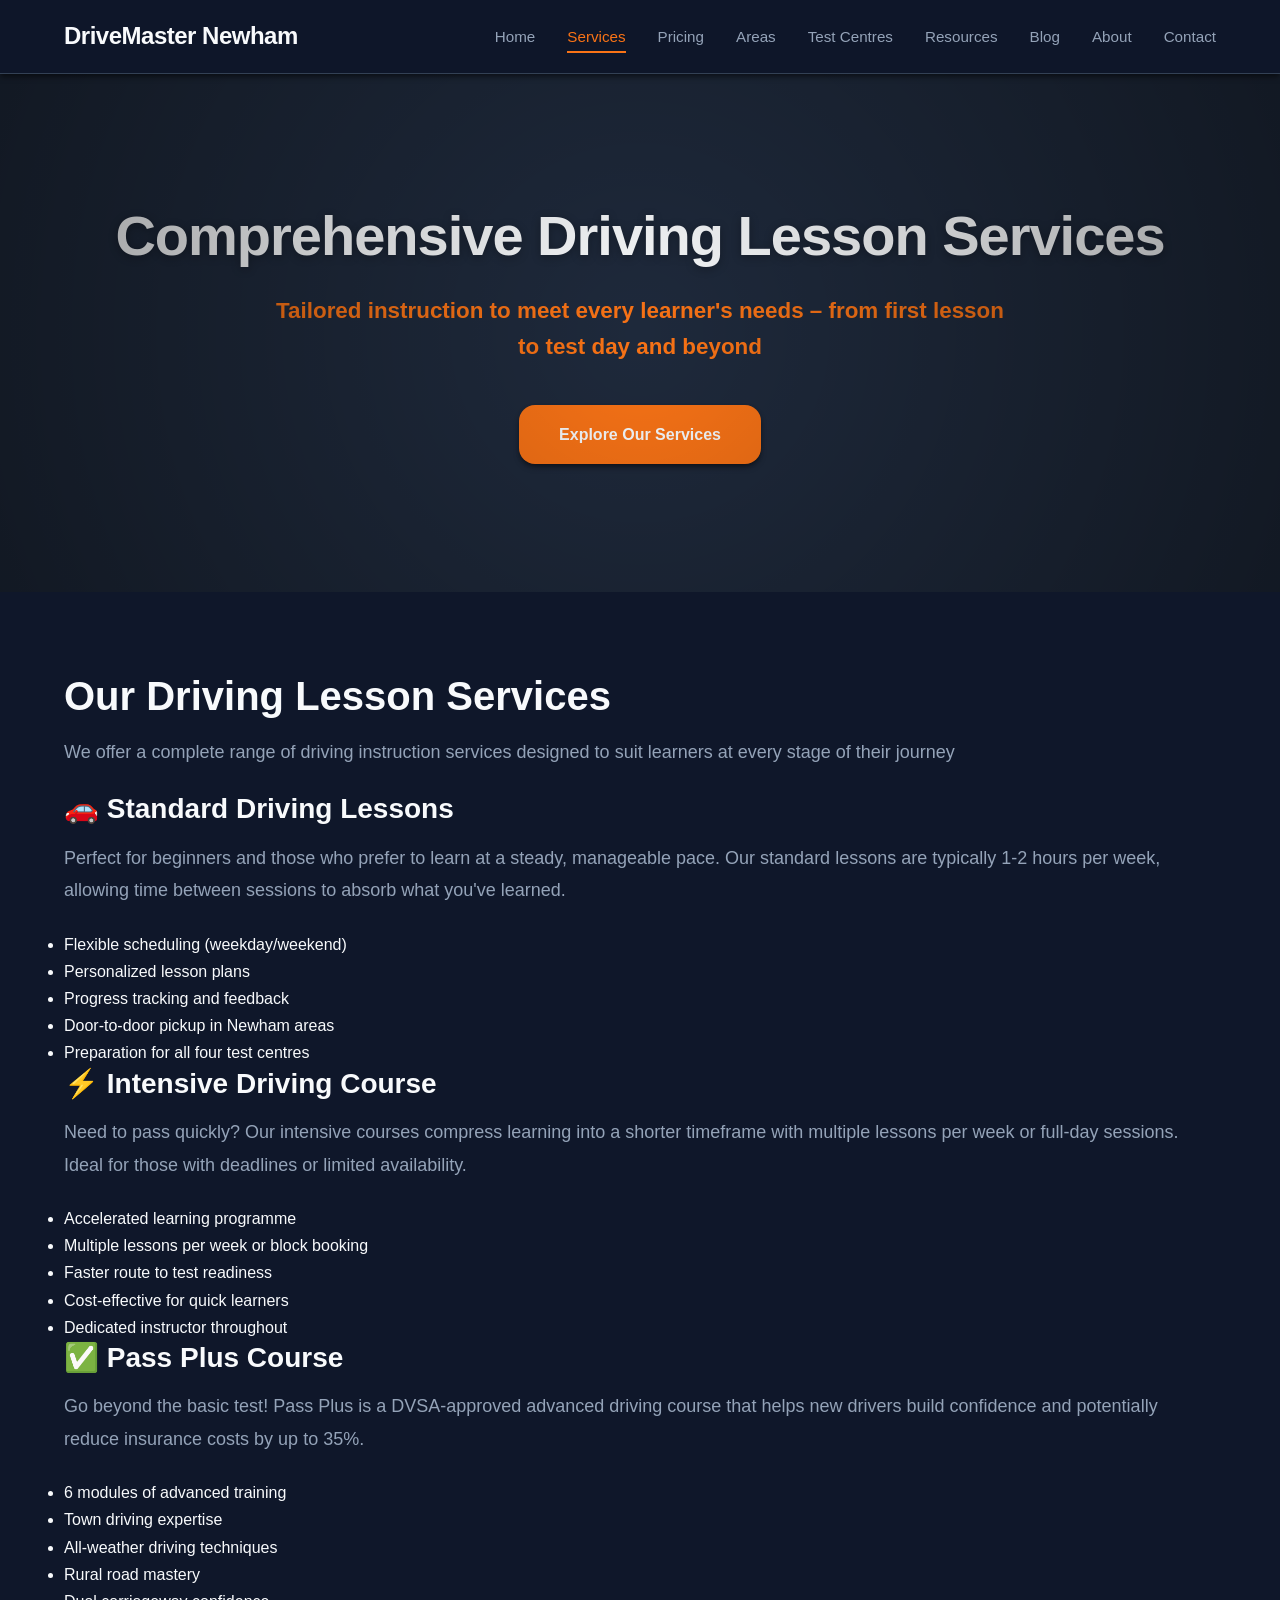
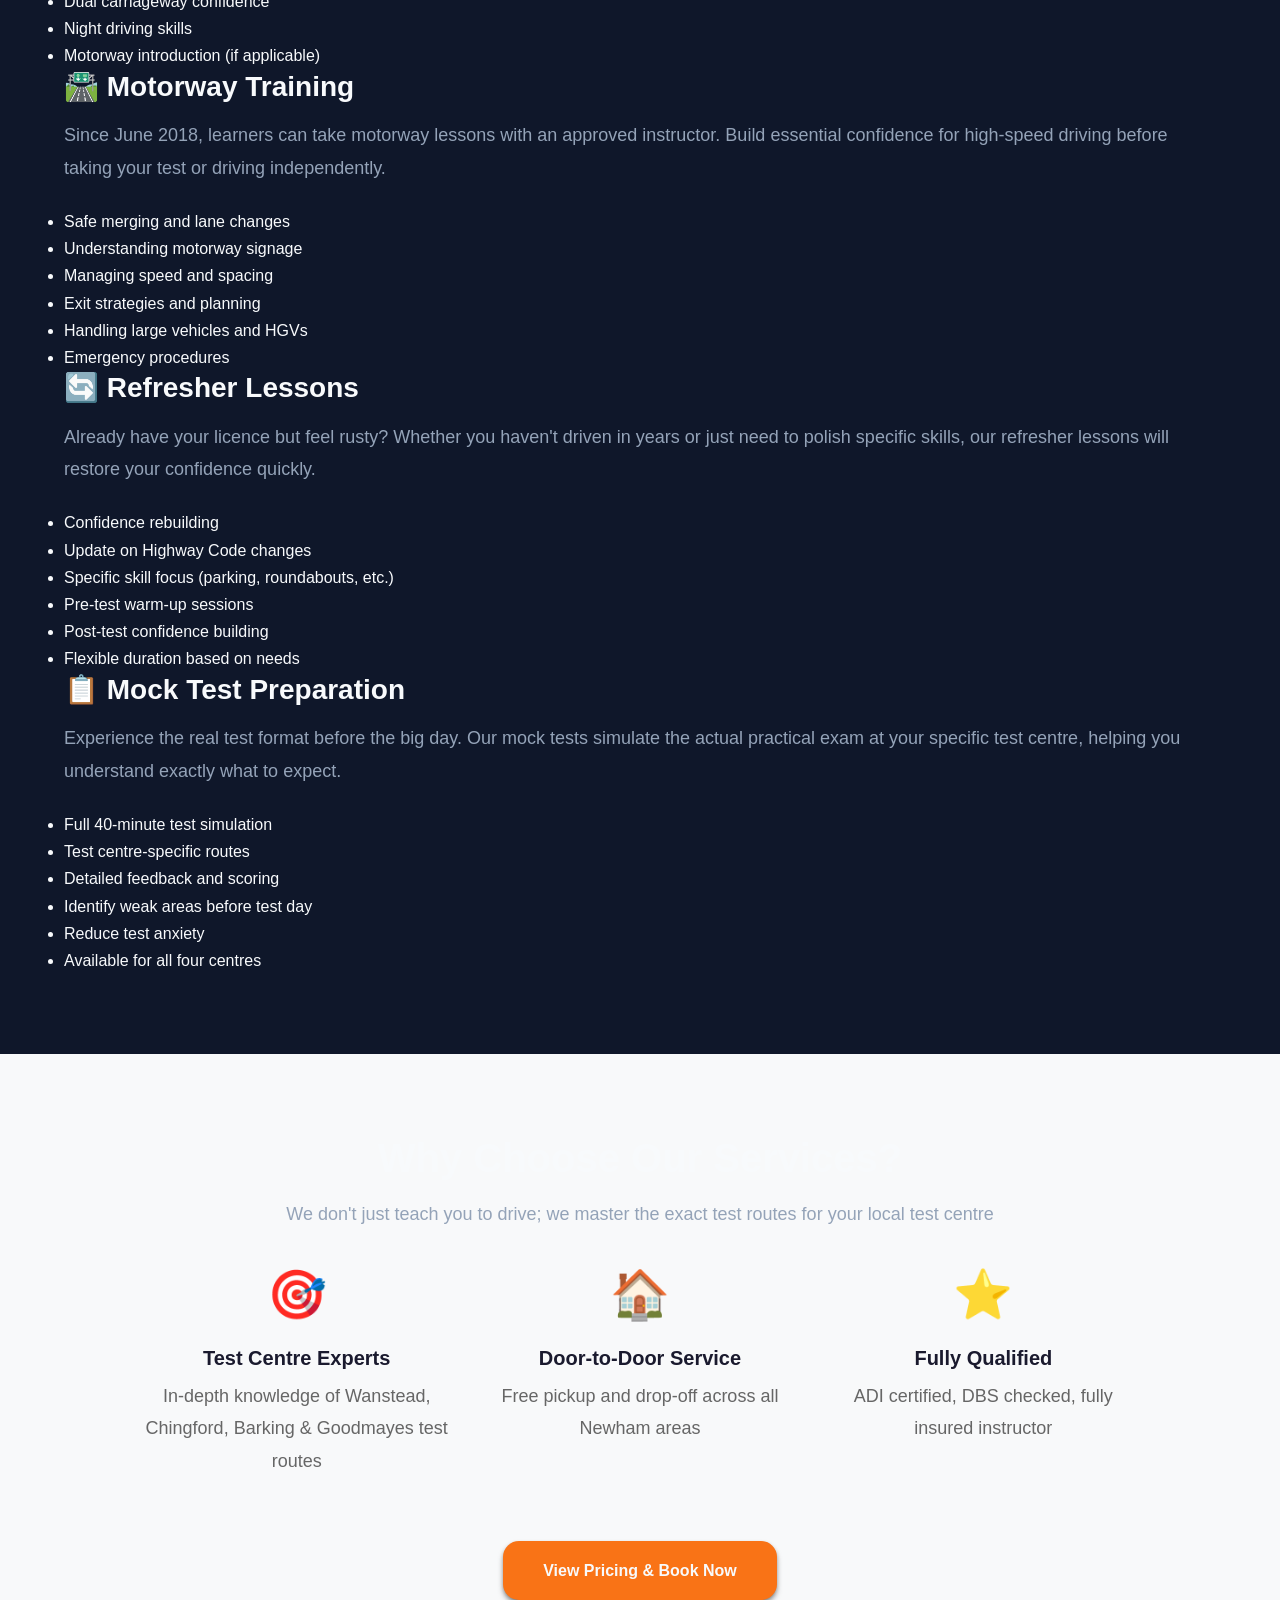
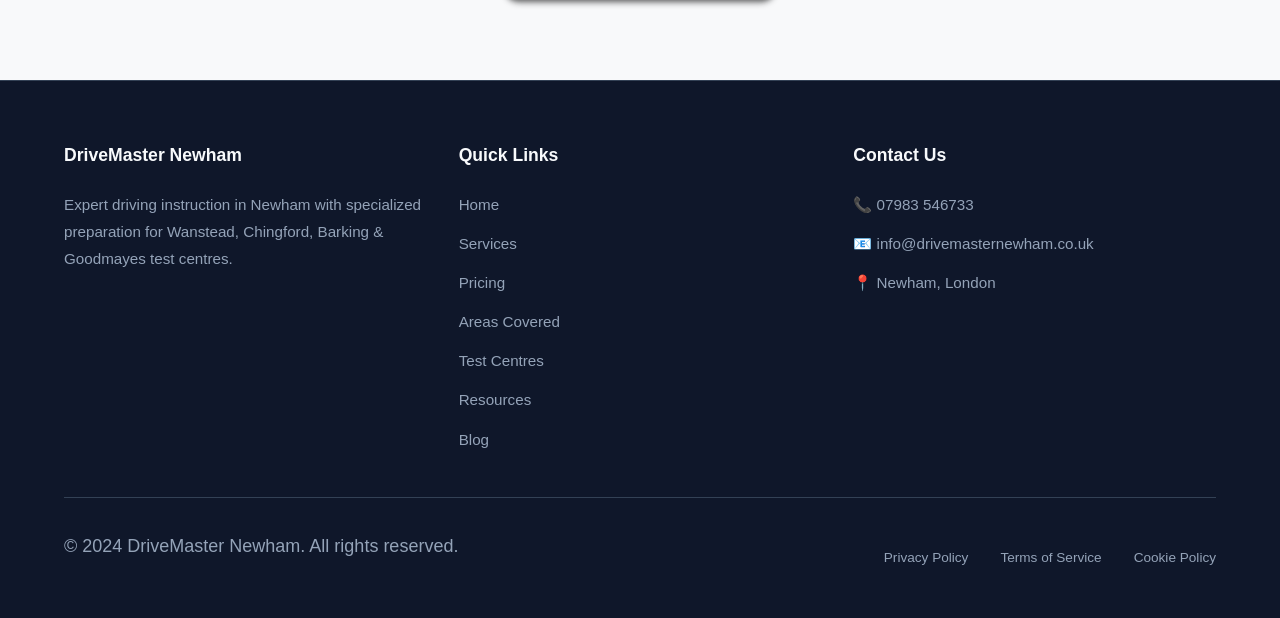
<file: services.html>
<!DOCTYPE html>
<html lang="en">
<head>
    <meta charset="UTF-8">
    <meta name="viewport" content="width=device-width, initial-scale=1.0">
    <title>Driving Lesson Services in Newham | Standard, Intensive, Pass Plus & More</title>
    <meta name="description" content="Professional driving lesson services in Newham including standard lessons, intensive courses, Pass Plus, motorway training, and refresher lessons. Expert instruction for Wanstead, Chingford, Barking & Goodmayes test centres.">
    <link rel="canonical" href="https://yourdomain.com/services.html">
    
    <!-- Open Graph / Facebook -->
    <meta property="og:type" content="website">
    <meta property="og:url" content="https://imsal007.github.io/Newham-Driving-Lessons/services.html">
    <meta property="og:title" content="Driving Lesson Services in Newham | Expert Instruction">
    <meta property="og:description" content="Comprehensive driving lesson services including standard, intensive, Pass Plus, motorway & refresher lessons in Newham.">
    <meta property="og:image" content="https://images.unsplash.com/photo-1449965408869-eaa3f722e40d?w=1200&h=630&fit=crop">

    <!-- Twitter -->
    <meta property="twitter:card" content="summary_large_image">
    <meta property="twitter:url" content="https://imsal007.github.io/Newham-Driving-Lessons/services.html">
    <meta property="twitter:title" content="Driving Lesson Services in Newham | Expert Instruction">
    <meta property="twitter:description" content="Comprehensive driving lesson services including standard, intensive, Pass Plus, motorway & refresher lessons in Newham.">
    <meta property="twitter:image" content="https://images.unsplash.com/photo-1449965408869-eaa3f722e40d?w=1200&h=630&fit=crop">
    
    <!-- JSON-LD Schema -->
    <script type="application/ld+json">
    {
        "@context": "https://schema.org",
        "@type": "Service",
        "name": "Driving Lesson Services",
        "provider": {
            "@type": "LocalBusiness",
            "name": "Newham Driving Instructor",
            "areaServed": {
                "@type": "AdministrativeArea",
                "name": "Newham"
            }
        },
        "serviceType": "Driving Lessons",
        "areaServed": ["Stratford", "Upton Park", "Forest Gate", "Leyton", "Leytonstone"],
        "hasOfferCatalog": {
            "@type": "OfferCatalog",
            "name": "Driving Lesson Types",
            "itemListElement": [
                {
                    "@type": "Offer",
                    "itemOffered": {
                        "@type": "Service",
                        "name": "Standard Driving Lessons",
                        "description": "Regular weekly driving lessons tailored to your pace"
                    }
                },
                {
                    "@type": "Offer",
                    "itemOffered": {
                        "@type": "Service",
                        "name": "Intensive Driving Course",
                        "description": "Fast-track your learning with concentrated lessons"
                    }
                },
                {
                    "@type": "Offer",
                    "itemOffered": {
                        "@type": "Service",
                        "name": "Pass Plus",
                        "description": "Advanced driving course for new drivers"
                    }
                },
                {
                    "@type": "Offer",
                    "itemOffered": {
                        "@type": "Service",
                        "name": "Motorway Training",
                        "description": "Build confidence on motorways with expert guidance"
                    }
                },
                {
                    "@type": "Offer",
                    "itemOffered": {
                        "@type": "Service",
                        "name": "Refresher Lessons",
                        "description": "Regain confidence and update your skills"
                    }
                }
            ]
        }
    }
    </script>
    
    <link rel="stylesheet" href="style.css">
</head>
<body>
    <header>
        <div class="container header-content">
            <a href="index.html" class="logo">DriveMaster Newham</a>
            <button class="mobile-menu-btn" aria-label="Toggle menu">☰</button>
            <nav>
                <ul>
                    <li><a href="index.html">Home</a></li>
                    <li><a href="services.html" class="active">Services</a></li>
                    <li><a href="pricing.html">Pricing</a></li>
                    <li><a href="areas.html">Areas</a></li>
                    <li><a href="test-centres.html">Test Centres</a></li>
                    <li><a href="resources.html">Resources</a></li>
                    <li><a href="blog.html">Blog</a></li>
                    <li><a href="about.html">About</a></li>
                    <li><a href="contact.html">Contact</a></li>
                </ul>
            </nav>
        </div>
    </header>

    <section class="hero">
        <h1>Comprehensive Driving Lesson Services</h1>
        <p class="usp">Tailored instruction to meet every learner's needs – from first lesson to test day and beyond</p>
        <a href="#services" class="cta-button">Explore Our Services</a>
    </section>

    <section id="services">
        <div class="container">
            <h2>Our Driving Lesson Services</h2>
            <p class="section-subtitle">We offer a complete range of driving instruction services designed to suit learners at every stage of their journey</p>
            
            <div class="services-grid">
                <!-- Standard Lessons -->
                <div class="service-card">
                    <h3>🚗 Standard Driving Lessons</h3>
                    <p>Perfect for beginners and those who prefer to learn at a steady, manageable pace. Our standard lessons are typically 1-2 hours per week, allowing time between sessions to absorb what you've learned.</p>
                    <ul>
                        <li>Flexible scheduling (weekday/weekend)</li>
                        <li>Personalized lesson plans</li>
                        <li>Progress tracking and feedback</li>
                        <li>Door-to-door pickup in Newham areas</li>
                        <li>Preparation for all four test centres</li>
                    </ul>
                </div>

                <!-- Intensive Course -->
                <div class="service-card">
                    <h3>⚡ Intensive Driving Course</h3>
                    <p>Need to pass quickly? Our intensive courses compress learning into a shorter timeframe with multiple lessons per week or full-day sessions. Ideal for those with deadlines or limited availability.</p>
                    <ul>
                        <li>Accelerated learning programme</li>
                        <li>Multiple lessons per week or block booking</li>
                        <li>Faster route to test readiness</li>
                        <li>Cost-effective for quick learners</li>
                        <li>Dedicated instructor throughout</li>
                    </ul>
                </div>

                <!-- Pass Plus -->
                <div class="service-card">
                    <h3>✅ Pass Plus Course</h3>
                    <p>Go beyond the basic test! Pass Plus is a DVSA-approved advanced driving course that helps new drivers build confidence and potentially reduce insurance costs by up to 35%.</p>
                    <ul>
                        <li>6 modules of advanced training</li>
                        <li>Town driving expertise</li>
                        <li>All-weather driving techniques</li>
                        <li>Rural road mastery</li>
                        <li>Dual carriageway confidence</li>
                        <li>Night driving skills</li>
                        <li>Motorway introduction (if applicable)</li>
                    </ul>
                </div>

                <!-- Motorway Training -->
                <div class="service-card">
                    <h3>🛣️ Motorway Training</h3>
                    <p>Since June 2018, learners can take motorway lessons with an approved instructor. Build essential confidence for high-speed driving before taking your test or driving independently.</p>
                    <ul>
                        <li>Safe merging and lane changes</li>
                        <li>Understanding motorway signage</li>
                        <li>Managing speed and spacing</li>
                        <li>Exit strategies and planning</li>
                        <li>Handling large vehicles and HGVs</li>
                        <li>Emergency procedures</li>
                    </ul>
                </div>

                <!-- Refresher Lessons -->
                <div class="service-card">
                    <h3>🔄 Refresher Lessons</h3>
                    <p>Already have your licence but feel rusty? Whether you haven't driven in years or just need to polish specific skills, our refresher lessons will restore your confidence quickly.</p>
                    <ul>
                        <li>Confidence rebuilding</li>
                        <li>Update on Highway Code changes</li>
                        <li>Specific skill focus (parking, roundabouts, etc.)</li>
                        <li>Pre-test warm-up sessions</li>
                        <li>Post-test confidence building</li>
                        <li>Flexible duration based on needs</li>
                    </ul>
                </div>

                <!-- Mock Tests -->
                <div class="service-card">
                    <h3>📋 Mock Test Preparation</h3>
                    <p>Experience the real test format before the big day. Our mock tests simulate the actual practical exam at your specific test centre, helping you understand exactly what to expect.</p>
                    <ul>
                        <li>Full 40-minute test simulation</li>
                        <li>Test centre-specific routes</li>
                        <li>Detailed feedback and scoring</li>
                        <li>Identify weak areas before test day</li>
                        <li>Reduce test anxiety</li>
                        <li>Available for all four centres</li>
                    </ul>
                </div>
            </div>
        </div>
    </section>

    <section style="background: #f8f9fa;">
        <div class="container" style="text-align: center;">
            <h2>Why Choose Our Services?</h2>
            <p class="section-subtitle">We don't just teach you to drive; we master the exact test routes for your local test centre</p>
            <div style="display: grid; grid-template-columns: repeat(auto-fit, minmax(250px, 1fr)); gap: 30px; max-width: 1000px; margin: 0 auto;">
                <div>
                    <div style="font-size: 3rem; margin-bottom: 10px;">🎯</div>
                    <h4 style="color: #1a1a2e; margin-bottom: 10px;">Test Centre Experts</h4>
                    <p style="color: #666;">In-depth knowledge of Wanstead, Chingford, Barking & Goodmayes test routes</p>
                </div>
                <div>
                    <div style="font-size: 3rem; margin-bottom: 10px;">🏠</div>
                    <h4 style="color: #1a1a2e; margin-bottom: 10px;">Door-to-Door Service</h4>
                    <p style="color: #666;">Free pickup and drop-off across all Newham areas</p>
                </div>
                <div>
                    <div style="font-size: 3rem; margin-bottom: 10px;">⭐</div>
                    <h4 style="color: #1a1a2e; margin-bottom: 10px;">Fully Qualified</h4>
                    <p style="color: #666;">ADI certified, DBS checked, fully insured instructor</p>
                </div>
            </div>
            <a href="pricing.html" class="cta-button" style="margin-top: 40px;">View Pricing & Book Now</a>
        </div>
    </section>

    <!-- Booking Modal -->
    <div class="modal" id="bookingModal">
        <div class="modal-content">
            <span class="modal-close">&times;</span>
            <h3>Book Your Lesson</h3>
            <div class="modal-options">
                <label for="packageSelect">Select Package:</label>
                <select id="packageSelect">
                    <option value="Standard Lesson">Standard Lesson</option>
                    <option value="Intensive Course">Intensive Course</option>
                    <option value="Pass Plus">Pass Plus</option>
                    <option value="Motorway Training">Motorway Training</option>
                    <option value="Refresher Lesson">Refresher Lesson</option>
                    <option value="Mock Test">Mock Test</option>
                </select>
            </div>
            <div class="modal-options">
                <label for="testCentreSelect">Preferred Test Centre/Area:</label>
                <select id="testCentreSelect">
                    <option value="Newham Area">Newham Area (Lessons)</option>
                    <option value="Wanstead Test Centre">Wanstead Test Centre</option>
                    <option value="Chingford Test Centre">Chingford Test Centre</option>
                    <option value="Barking Test Centre">Barking Test Centre</option>
                    <option value="Goodmayes Test Centre">Goodmayes Test Centre</option>
                </select>
            </div>
            <button class="modal-btn" id="modalBookBtn">
                <span>📱</span> Continue on WhatsApp
            </button>
        </div>
    </div>

    <footer>
        <div class="container">
            <div class="footer-content">
                <div class="footer-section">
                    <h4>DriveMaster Newham</h4>
                    <p>Expert driving instruction in Newham with specialized preparation for Wanstead, Chingford, Barking & Goodmayes test centres.</p>
                </div>
                <div class="footer-section">
                    <h4>Quick Links</h4>
                    <ul class="footer-links">
                        <li><a href="index.html">Home</a></li>
                        <li><a href="services.html">Services</a></li>
                        <li><a href="pricing.html">Pricing</a></li>
                        <li><a href="areas.html">Areas Covered</a></li>
                        <li><a href="test-centres.html">Test Centres</a></li>
                        <li><a href="resources.html">Resources</a></li>
                    <li><a href="blog.html">Blog</a></li>
                    </ul>
                </div>
                <div class="footer-section">
                    <h4>Contact Us</h4>
                    <p>📞 07983 546733</p>
                    <p>📧 info@drivemasternewham.co.uk</p>
                    <p>📍 Newham, London</p>
                </div>
            </div>
            <div class="footer-bottom">
                <p>&copy; 2024 DriveMaster Newham. All rights reserved.</p>
                <div class="legal-links">
                    <a href="privacy.html">Privacy Policy</a>
                    <a href="terms.html">Terms of Service</a>
                    <a href="cookies.html">Cookie Policy</a>
                </div>
            </div>
        </div>
    </footer>

    <script src="script.js"></script>
</body>
</html>
</file>
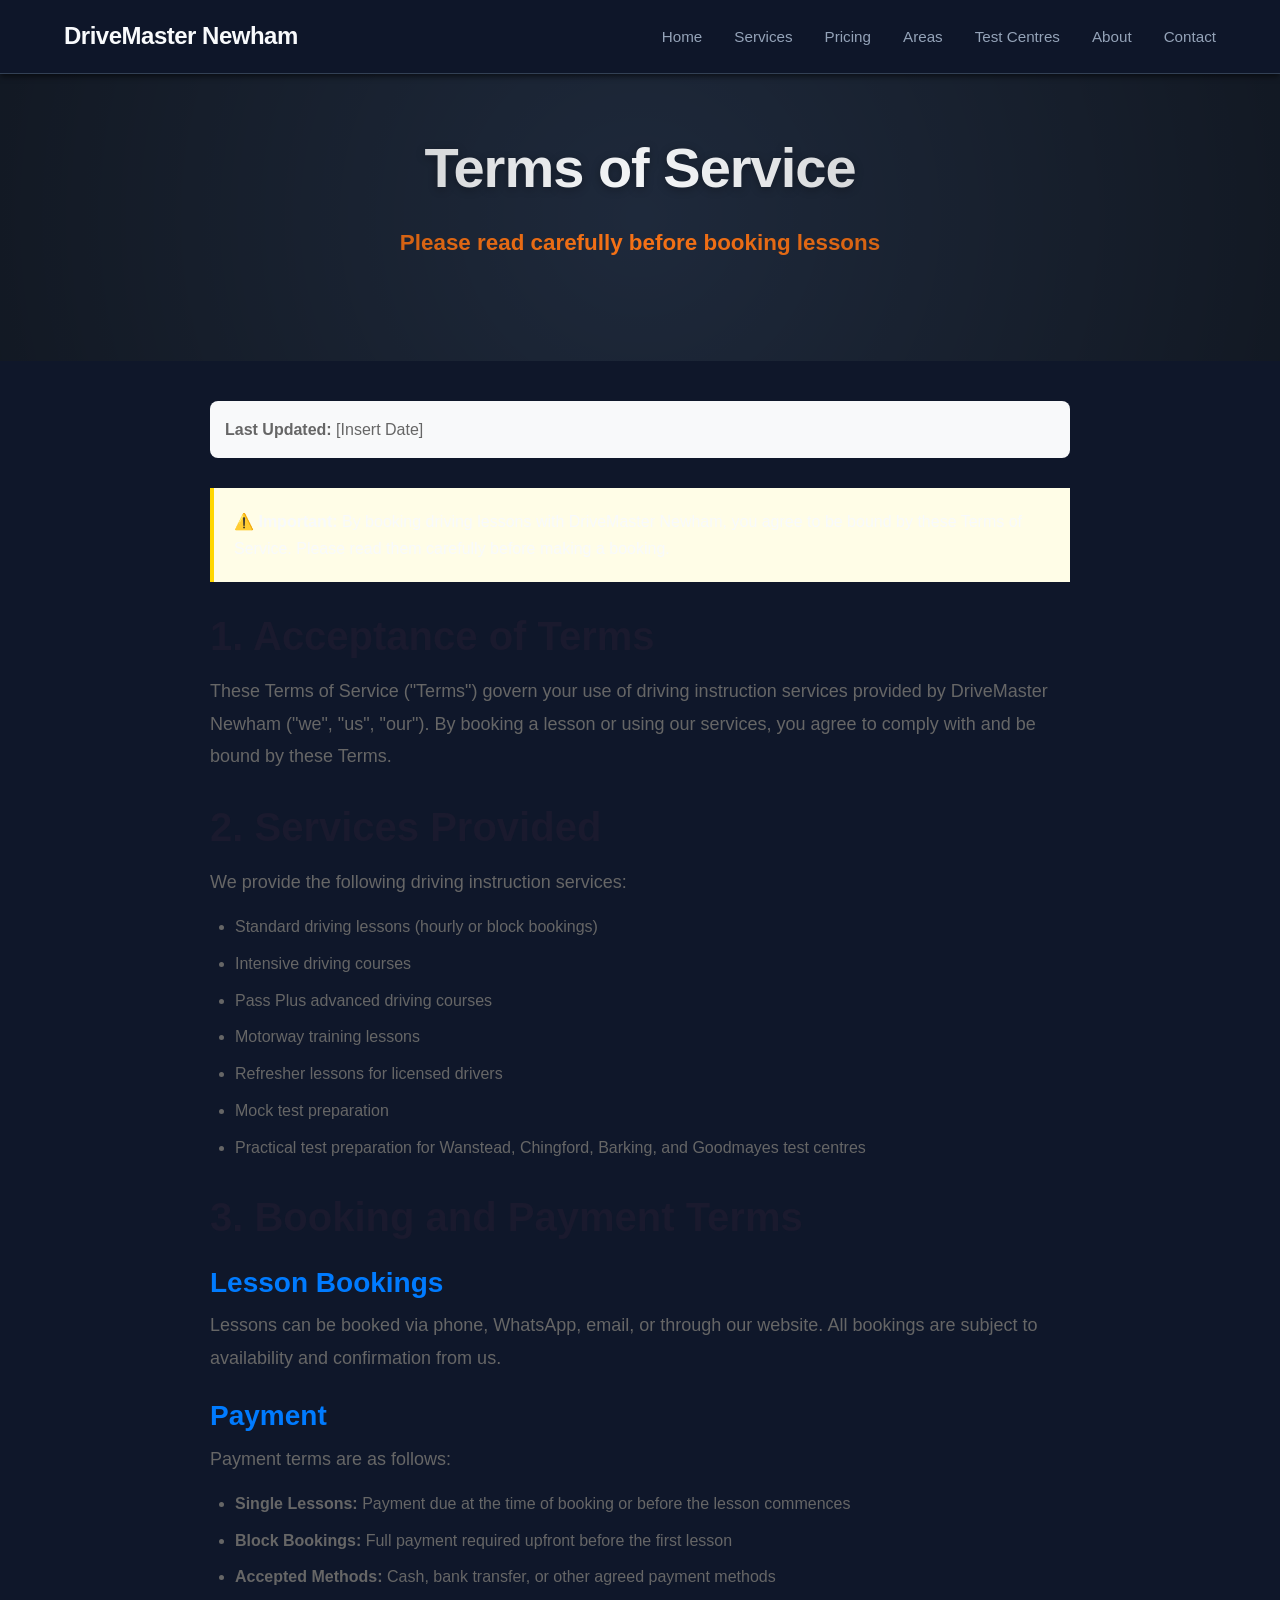
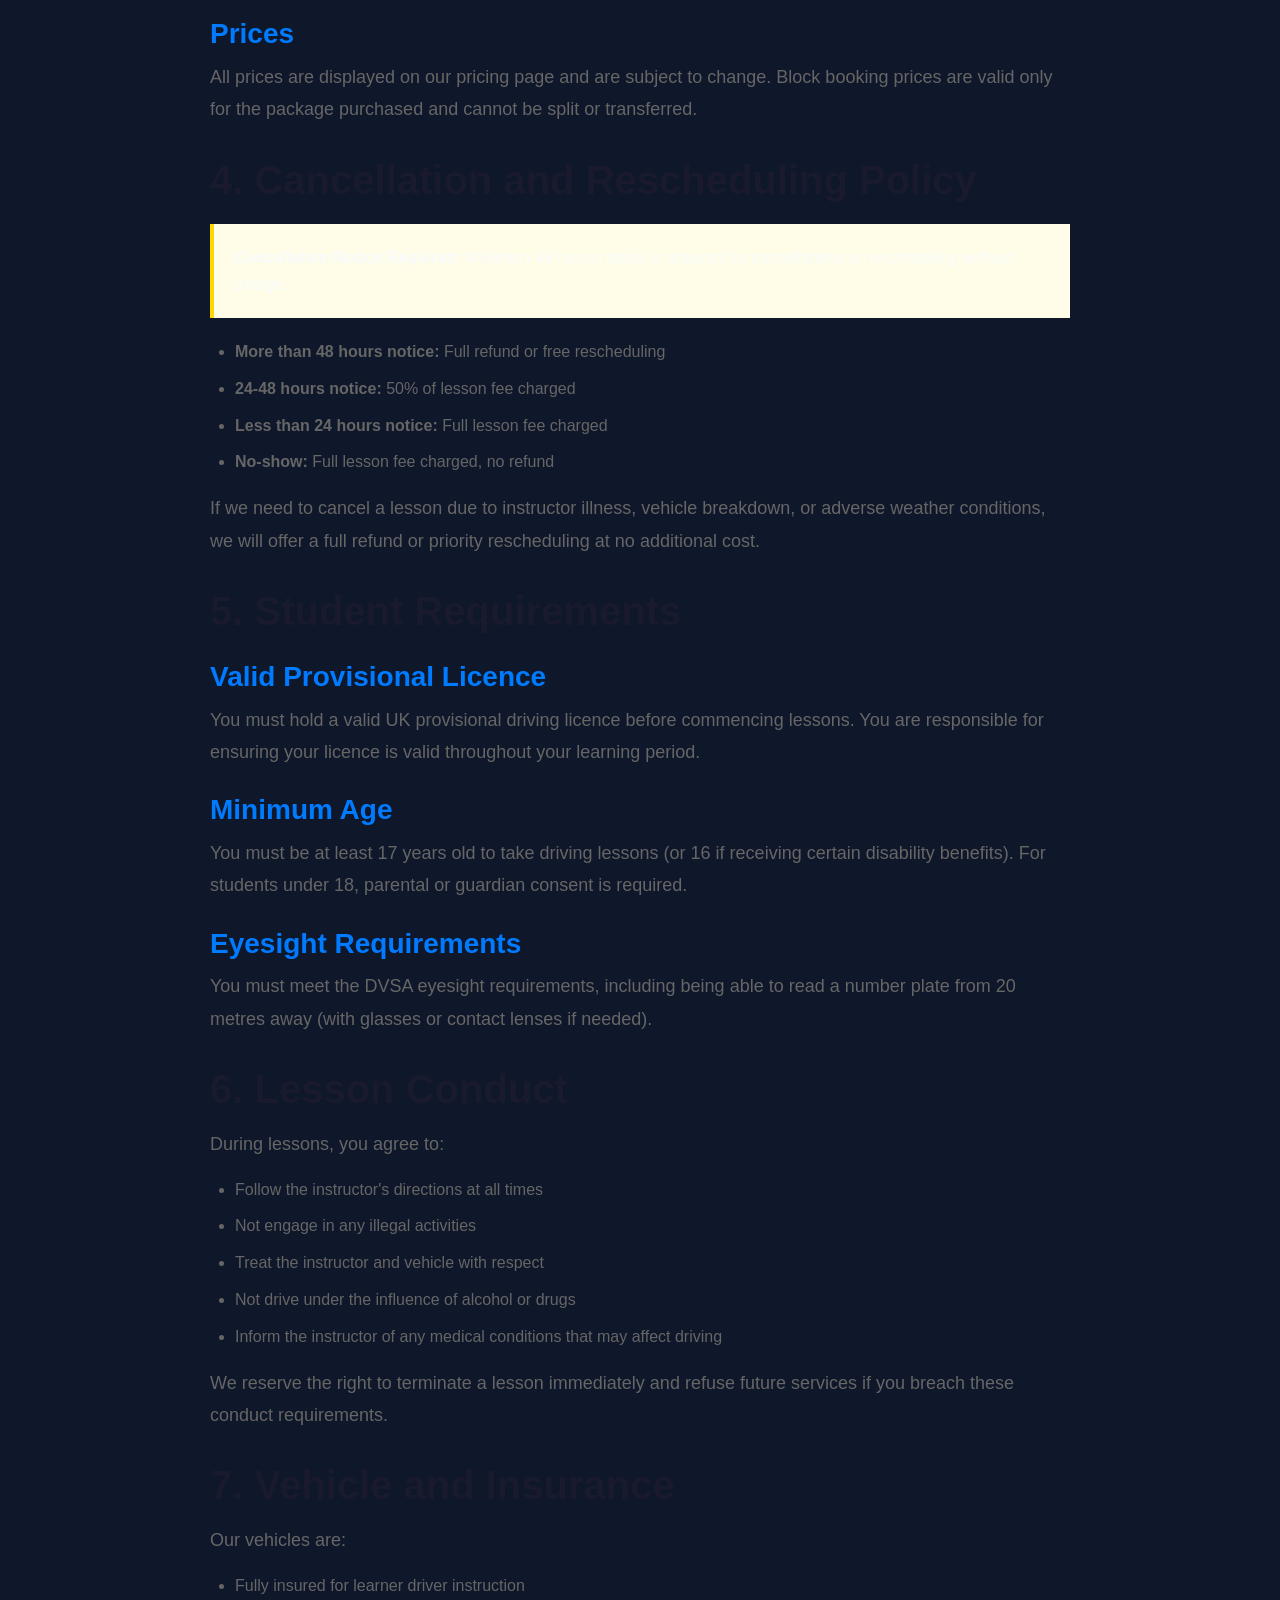
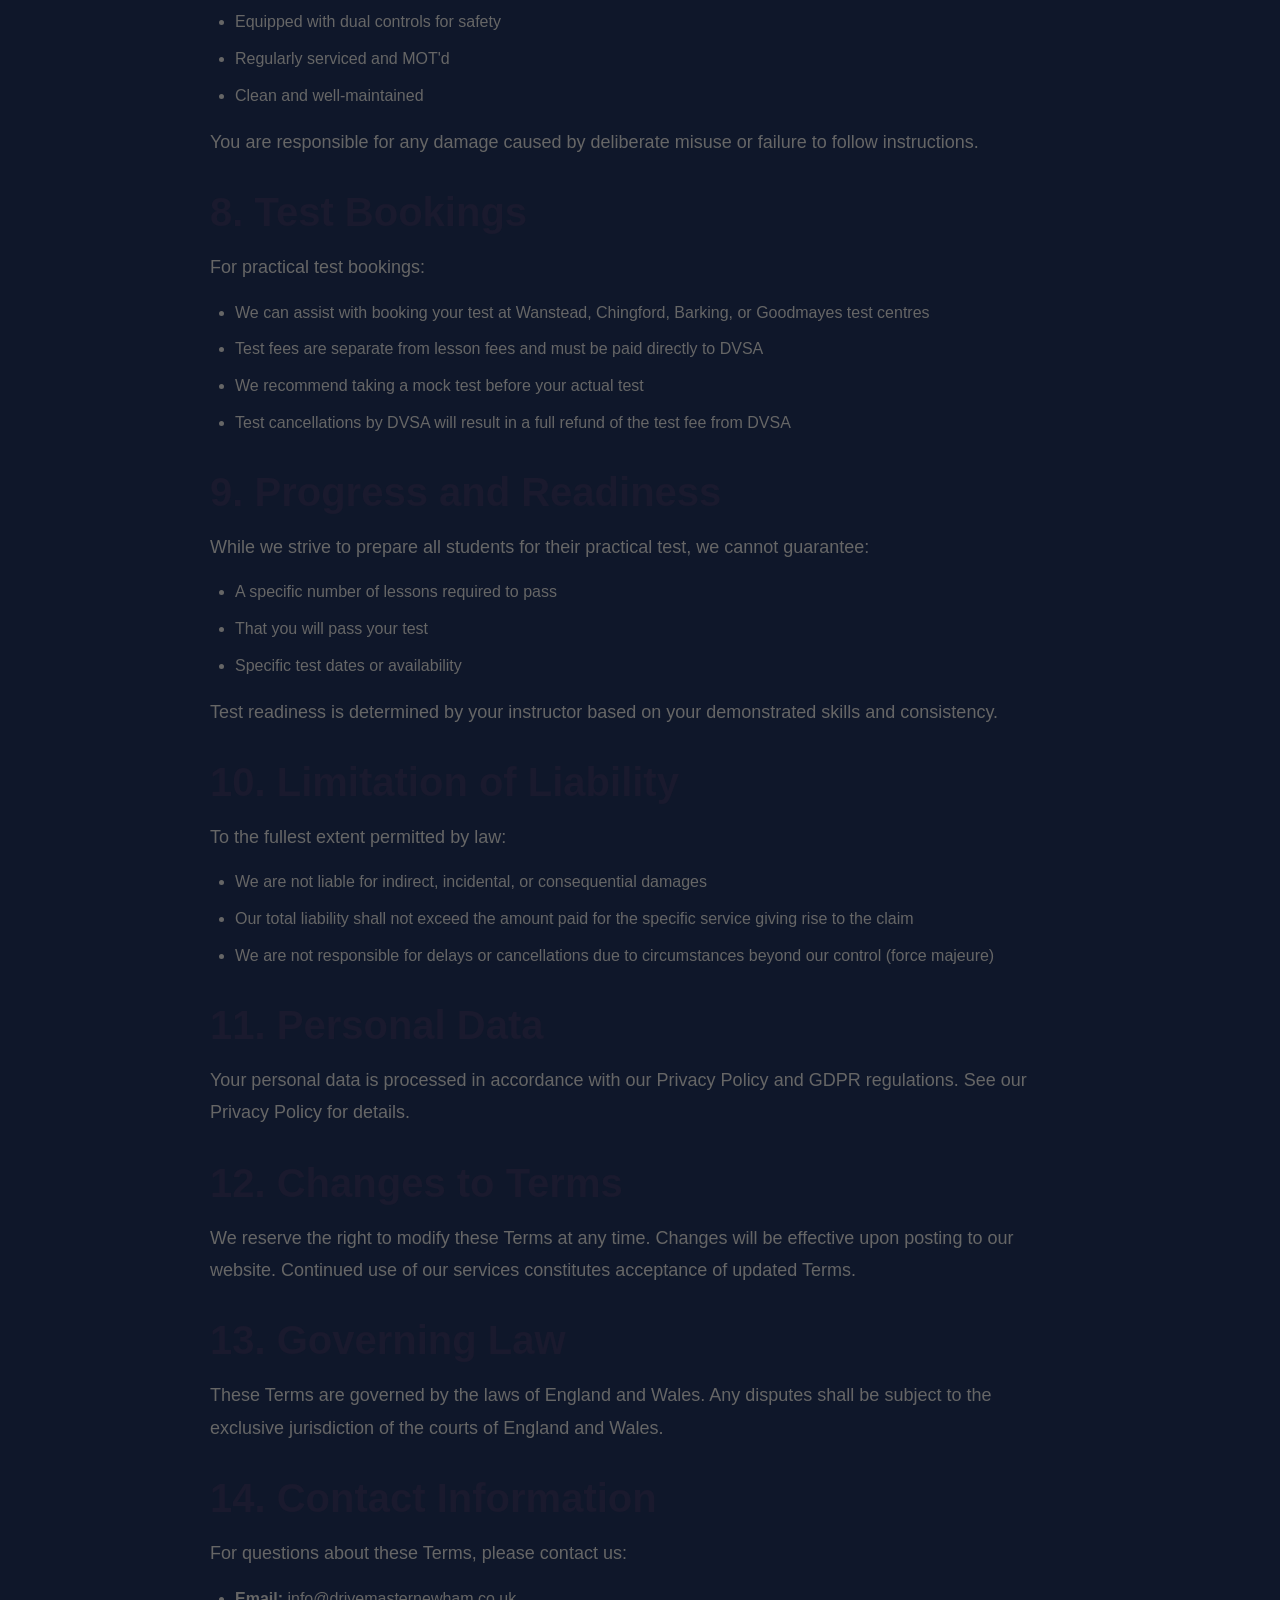
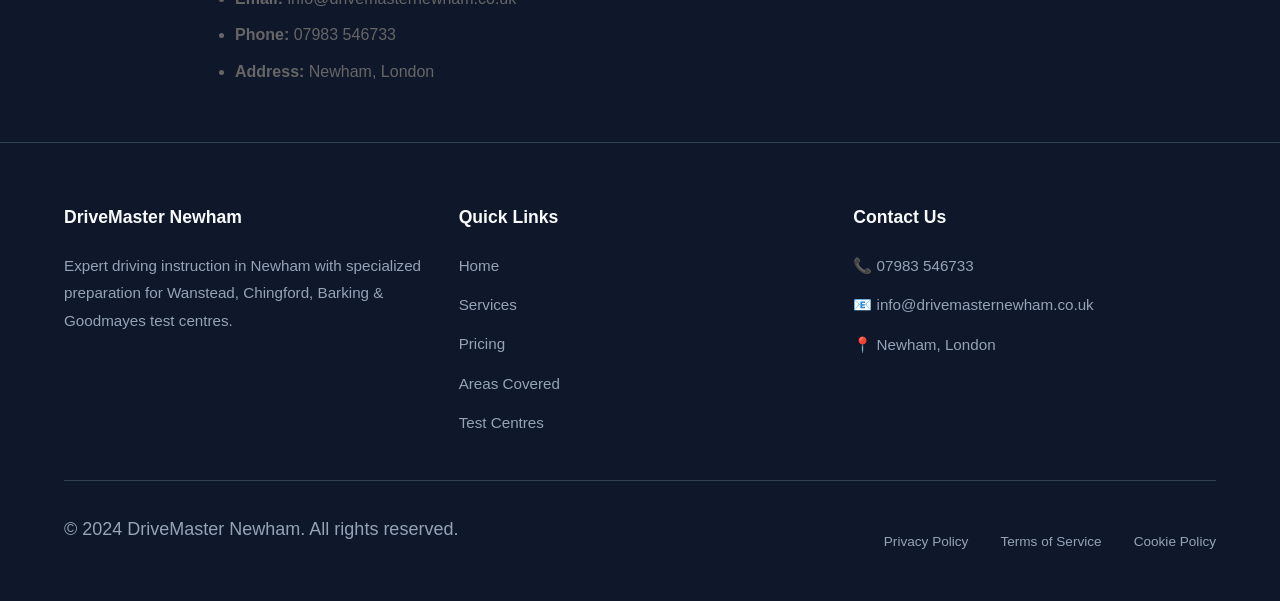
<file: terms.html>
<!DOCTYPE html>
<html lang="en">
<head>
    <meta charset="UTF-8">
    <meta name="viewport" content="width=device-width, initial-scale=1.0">
    <title>Terms of Service | DriveMaster Newham Driving Instructor</title>
    <meta name="description" content="Terms of Service for DriveMaster Newham driving lessons. Read our booking terms, cancellation policy, and service conditions.">
    <link rel="canonical" href="https://yourdomain.com/terms.html">
    <link rel="stylesheet" href="style.css">
    <style>
        .legal-content { max-width: 900px; margin: 0 auto; padding: 40px 20px; }
        .legal-content h2 { text-align: left; margin-top: 30px; margin-bottom: 15px; color: #1a1a2e; }
        .legal-content h3 { text-align: left; margin-top: 25px; margin-bottom: 10px; color: #007bff; }
        .legal-content p { color: #666; line-height: 1.8; margin-bottom: 15px; }
        .legal-content ul { color: #666; line-height: 1.8; margin-bottom: 15px; padding-left: 25px; }
        .legal-content li { margin-bottom: 8px; }
        .last-updated { background: #f8f9fa; padding: 15px; border-radius: 8px; margin-bottom: 30px; color: #666; }
        .highlight-box { background: #fffde7; border-left: 4px solid #ffd700; padding: 20px; margin: 20px 0; }
    </style>
</head>
<body>
    <header>
        <div class="container header-content">
            <a href="index.html" class="logo">DriveMaster Newham</a>
            <button class="mobile-menu-btn" aria-label="Toggle menu">☰</button>
            <nav>
                <ul>
                    <li><a href="index.html">Home</a></li>
                    <li><a href="services.html">Services</a></li>
                    <li><a href="pricing.html">Pricing</a></li>
                    <li><a href="areas.html">Areas</a></li>
                    <li><a href="test-centres.html">Test Centres</a></li>
                    <li><a href="about.html">About</a></li>
                    <li><a href="contact.html">Contact</a></li>
                </ul>
            </nav>
        </div>
    </header>

    <section class="hero" style="padding: 60px 20px;">
        <h1>Terms of Service</h1>
        <p class="usp">Please read carefully before booking lessons</p>
    </section>

    <div class="legal-content">
        <div class="last-updated">
            <strong>Last Updated:</strong> [Insert Date]
        </div>

        <div class="highlight-box">
            <strong>⚠️ Important:</strong> By booking driving lessons with DriveMaster Newham, you agree to be bound by these Terms of Service. Please read them carefully before making a booking.
        </div>

        <h2>1. Acceptance of Terms</h2>
        <p>These Terms of Service ("Terms") govern your use of driving instruction services provided by DriveMaster Newham ("we", "us", "our"). By booking a lesson or using our services, you agree to comply with and be bound by these Terms.</p>

        <h2>2. Services Provided</h2>
        <p>We provide the following driving instruction services:</p>
        <ul>
            <li>Standard driving lessons (hourly or block bookings)</li>
            <li>Intensive driving courses</li>
            <li>Pass Plus advanced driving courses</li>
            <li>Motorway training lessons</li>
            <li>Refresher lessons for licensed drivers</li>
            <li>Mock test preparation</li>
            <li>Practical test preparation for Wanstead, Chingford, Barking, and Goodmayes test centres</li>
        </ul>

        <h2>3. Booking and Payment Terms</h2>
        <h3>Lesson Bookings</h3>
        <p>Lessons can be booked via phone, WhatsApp, email, or through our website. All bookings are subject to availability and confirmation from us.</p>

        <h3>Payment</h3>
        <p>Payment terms are as follows:</p>
        <ul>
            <li><strong>Single Lessons:</strong> Payment due at the time of booking or before the lesson commences</li>
            <li><strong>Block Bookings:</strong> Full payment required upfront before the first lesson</li>
            <li><strong>Accepted Methods:</strong> Cash, bank transfer, or other agreed payment methods</li>
        </ul>

        <h3>Prices</h3>
        <p>All prices are displayed on our pricing page and are subject to change. Block booking prices are valid only for the package purchased and cannot be split or transferred.</p>

        <h2>4. Cancellation and Rescheduling Policy</h2>
        <div class="highlight-box">
            <strong>Cancellation Notice Required:</strong> Minimum 48 hours notice is required for cancellations or rescheduling without charge.
        </div>
        <ul>
            <li><strong>More than 48 hours notice:</strong> Full refund or free rescheduling</li>
            <li><strong>24-48 hours notice:</strong> 50% of lesson fee charged</li>
            <li><strong>Less than 24 hours notice:</strong> Full lesson fee charged</li>
            <li><strong>No-show:</strong> Full lesson fee charged, no refund</li>
        </ul>
        <p>If we need to cancel a lesson due to instructor illness, vehicle breakdown, or adverse weather conditions, we will offer a full refund or priority rescheduling at no additional cost.</p>

        <h2>5. Student Requirements</h2>
        <h3>Valid Provisional Licence</h3>
        <p>You must hold a valid UK provisional driving licence before commencing lessons. You are responsible for ensuring your licence is valid throughout your learning period.</p>

        <h3>Minimum Age</h3>
        <p>You must be at least 17 years old to take driving lessons (or 16 if receiving certain disability benefits). For students under 18, parental or guardian consent is required.</p>

        <h3>Eyesight Requirements</h3>
        <p>You must meet the DVSA eyesight requirements, including being able to read a number plate from 20 metres away (with glasses or contact lenses if needed).</p>

        <h2>6. Lesson Conduct</h2>
        <p>During lessons, you agree to:</p>
        <ul>
            <li>Follow the instructor's directions at all times</li>
            <li>Not engage in any illegal activities</li>
            <li>Treat the instructor and vehicle with respect</li>
            <li>Not drive under the influence of alcohol or drugs</li>
            <li>Inform the instructor of any medical conditions that may affect driving</li>
        </ul>
        <p>We reserve the right to terminate a lesson immediately and refuse future services if you breach these conduct requirements.</p>

        <h2>7. Vehicle and Insurance</h2>
        <p>Our vehicles are:</p>
        <ul>
            <li>Fully insured for learner driver instruction</li>
            <li>Equipped with dual controls for safety</li>
            <li>Regularly serviced and MOT'd</li>
            <li>Clean and well-maintained</li>
        </ul>
        <p>You are responsible for any damage caused by deliberate misuse or failure to follow instructions.</p>

        <h2>8. Test Bookings</h2>
        <p>For practical test bookings:</p>
        <ul>
            <li>We can assist with booking your test at Wanstead, Chingford, Barking, or Goodmayes test centres</li>
            <li>Test fees are separate from lesson fees and must be paid directly to DVSA</li>
            <li>We recommend taking a mock test before your actual test</li>
            <li>Test cancellations by DVSA will result in a full refund of the test fee from DVSA</li>
        </ul>

        <h2>9. Progress and Readiness</h2>
        <p>While we strive to prepare all students for their practical test, we cannot guarantee:</p>
        <ul>
            <li>A specific number of lessons required to pass</li>
            <li>That you will pass your test</li>
            <li>Specific test dates or availability</li>
        </ul>
        <p>Test readiness is determined by your instructor based on your demonstrated skills and consistency.</p>

        <h2>10. Limitation of Liability</h2>
        <p>To the fullest extent permitted by law:</p>
        <ul>
            <li>We are not liable for indirect, incidental, or consequential damages</li>
            <li>Our total liability shall not exceed the amount paid for the specific service giving rise to the claim</li>
            <li>We are not responsible for delays or cancellations due to circumstances beyond our control (force majeure)</li>
        </ul>

        <h2>11. Personal Data</h2>
        <p>Your personal data is processed in accordance with our Privacy Policy and GDPR regulations. See our Privacy Policy for details.</p>

        <h2>12. Changes to Terms</h2>
        <p>We reserve the right to modify these Terms at any time. Changes will be effective upon posting to our website. Continued use of our services constitutes acceptance of updated Terms.</p>

        <h2>13. Governing Law</h2>
        <p>These Terms are governed by the laws of England and Wales. Any disputes shall be subject to the exclusive jurisdiction of the courts of England and Wales.</p>

        <h2>14. Contact Information</h2>
        <p>For questions about these Terms, please contact us:</p>
        <ul>
            <li><strong>Email:</strong> info@drivemasternewham.co.uk</li>
            <li><strong>Phone:</strong> 07983 546733</li>
            <li><strong>Address:</strong> Newham, London</li>
        </ul>
    </div>

    <footer>
        <div class="container">
            <div class="footer-content">
                <div class="footer-section">
                    <h4>DriveMaster Newham</h4>
                    <p>Expert driving instruction in Newham with specialized preparation for Wanstead, Chingford, Barking & Goodmayes test centres.</p>
                </div>
                <div class="footer-section">
                    <h4>Quick Links</h4>
                    <ul class="footer-links">
                        <li><a href="index.html">Home</a></li>
                        <li><a href="services.html">Services</a></li>
                        <li><a href="pricing.html">Pricing</a></li>
                        <li><a href="areas.html">Areas Covered</a></li>
                        <li><a href="test-centres.html">Test Centres</a></li>
                    </ul>
                </div>
                <div class="footer-section">
                    <h4>Contact Us</h4>
                    <p>📞 07983 546733</p>
                    <p>📧 info@drivemasternewham.co.uk</p>
                    <p>📍 Newham, London</p>
                </div>
            </div>
            <div class="footer-bottom">
                <p>&copy; 2024 DriveMaster Newham. All rights reserved.</p>
                <div class="legal-links">
                    <a href="privacy.html">Privacy Policy</a>
                    <a href="terms.html">Terms of Service</a>
                    <a href="cookies.html">Cookie Policy</a>
                </div>
            </div>
        </div>
    </footer>

    <script src="script.js"></script>
</body>
</html>
</file>
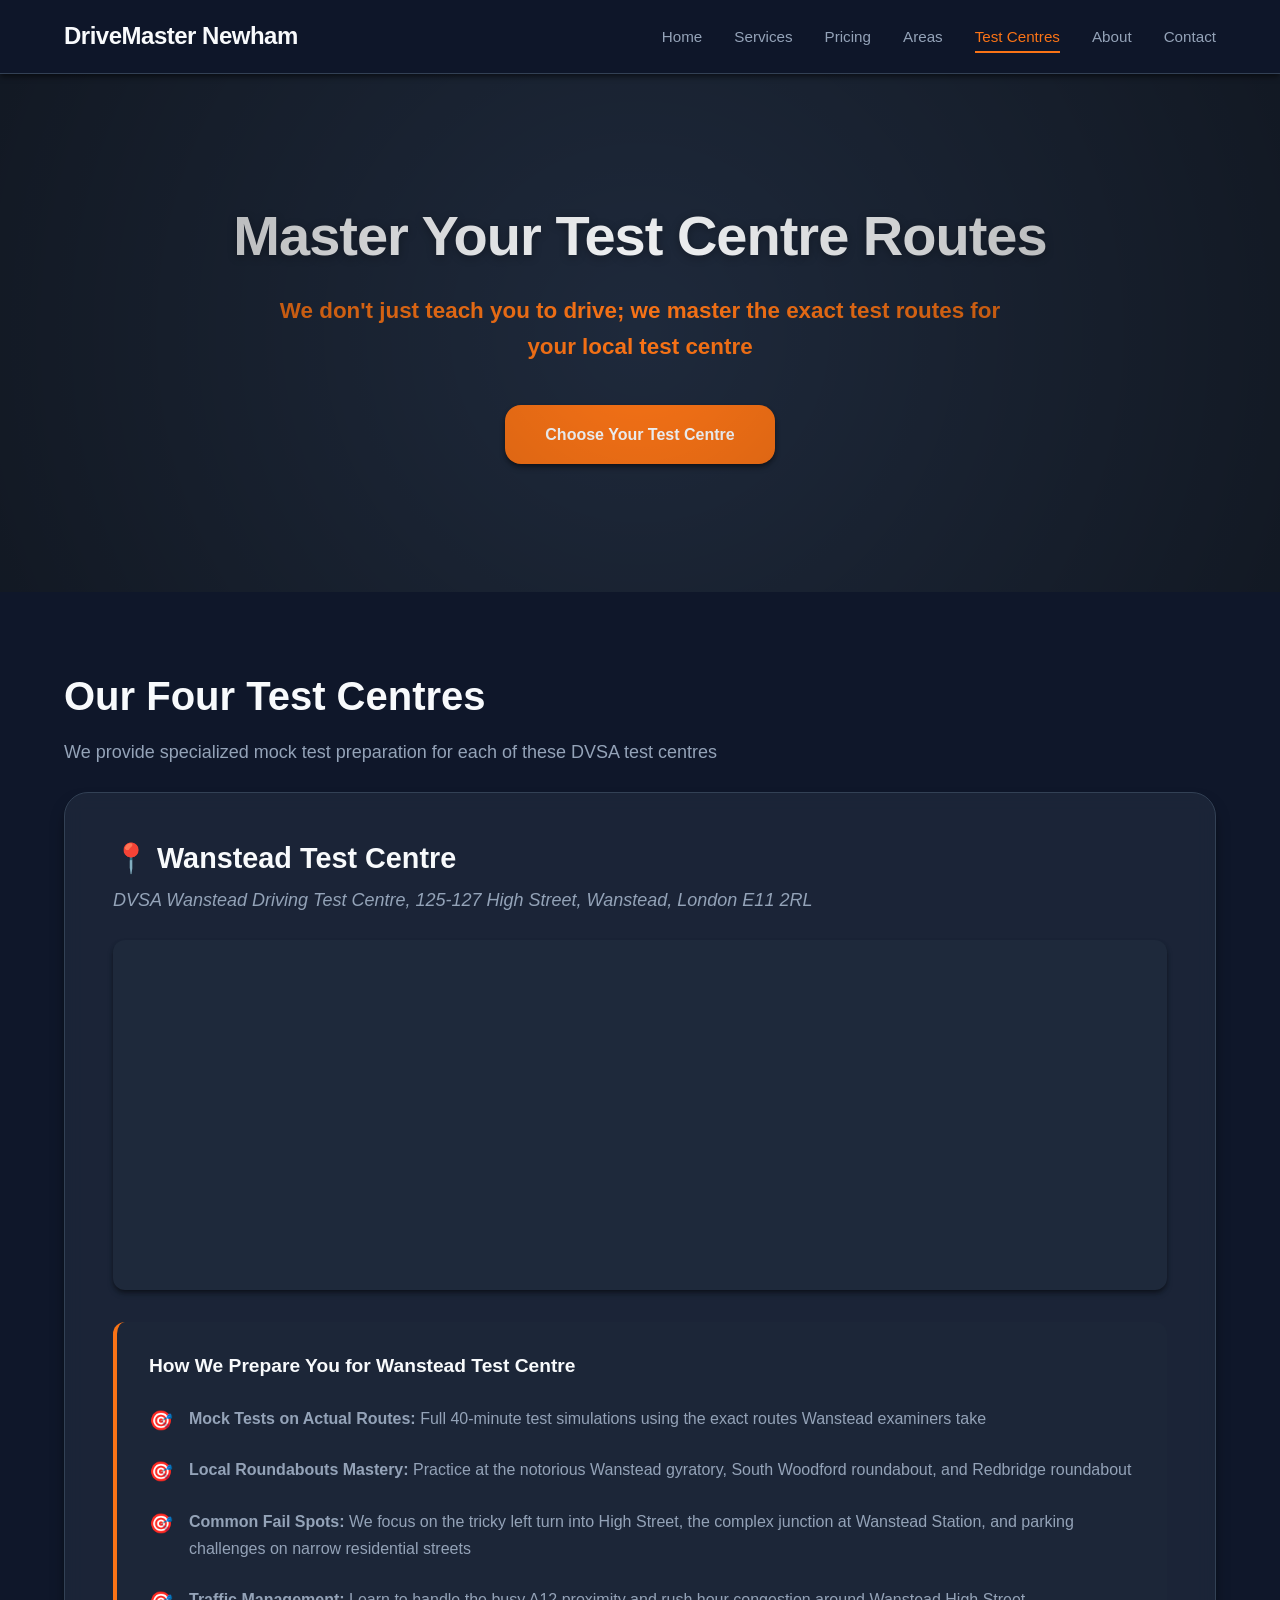
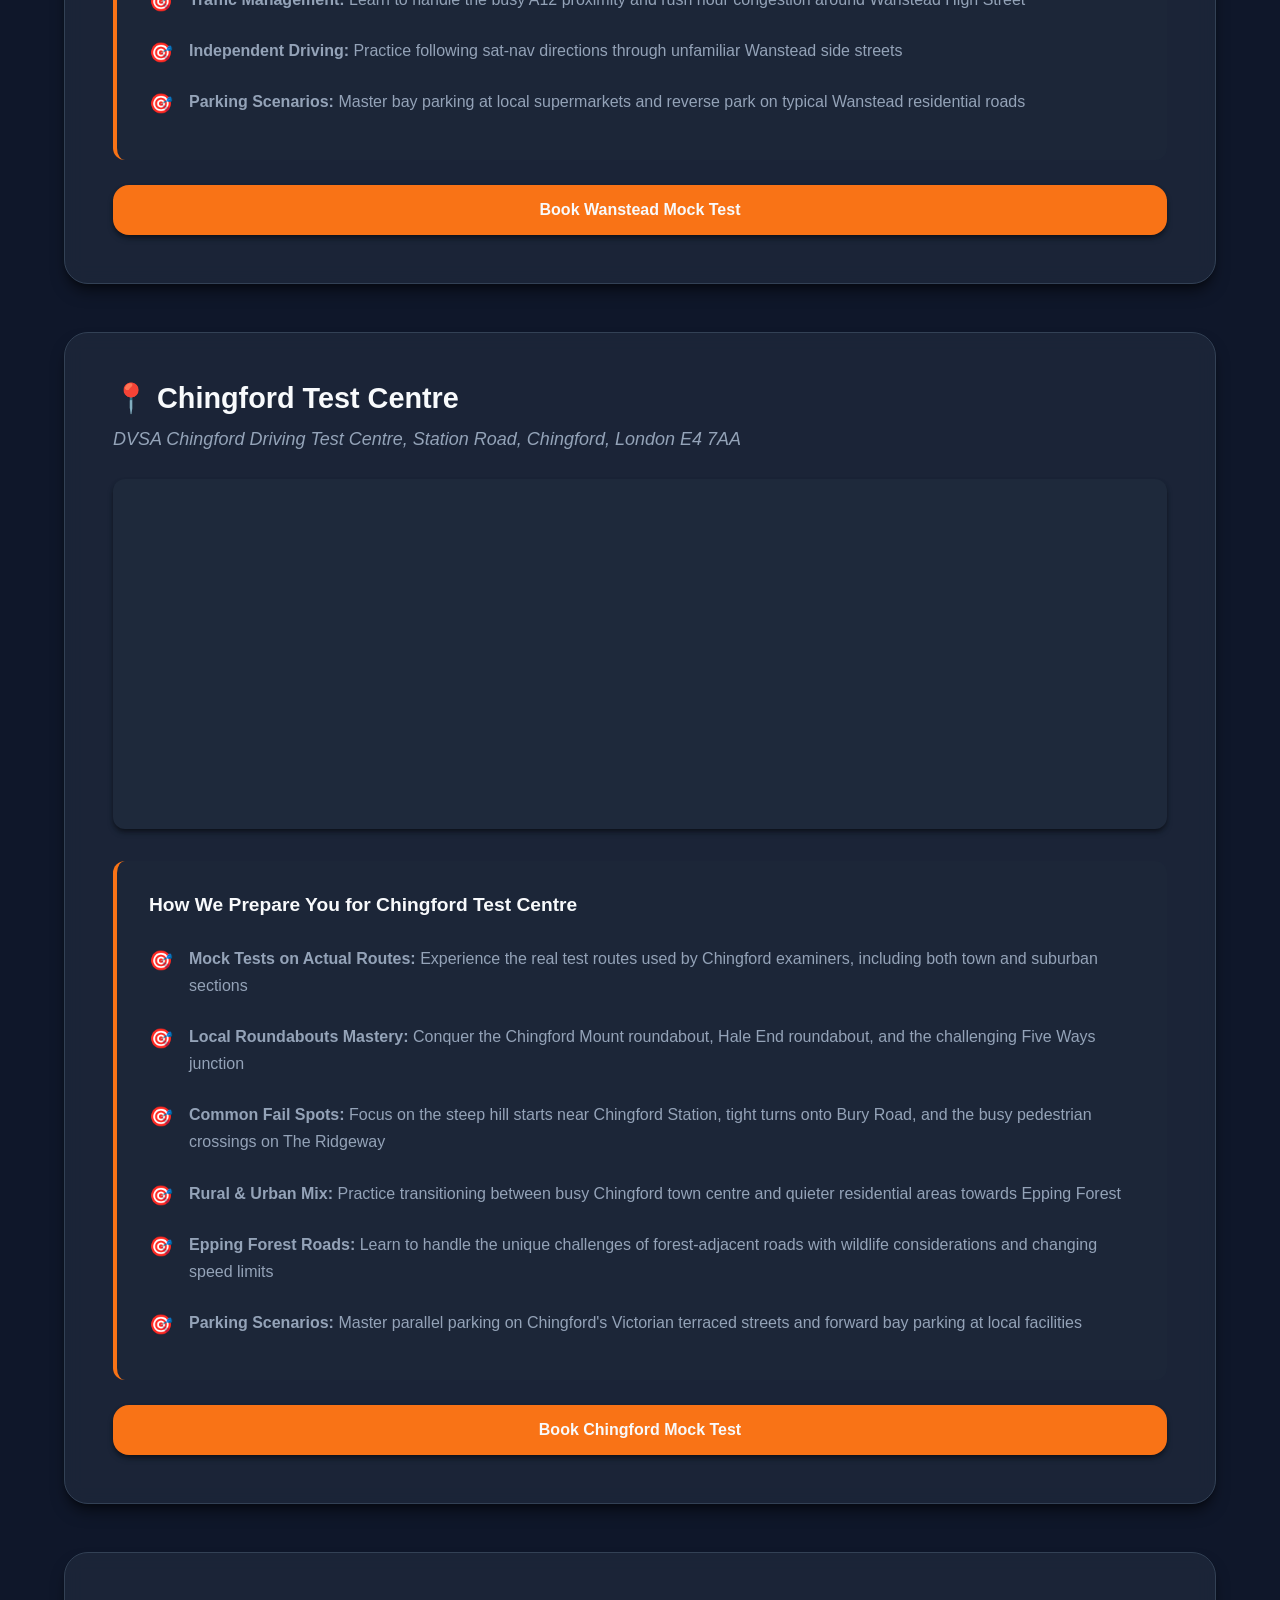
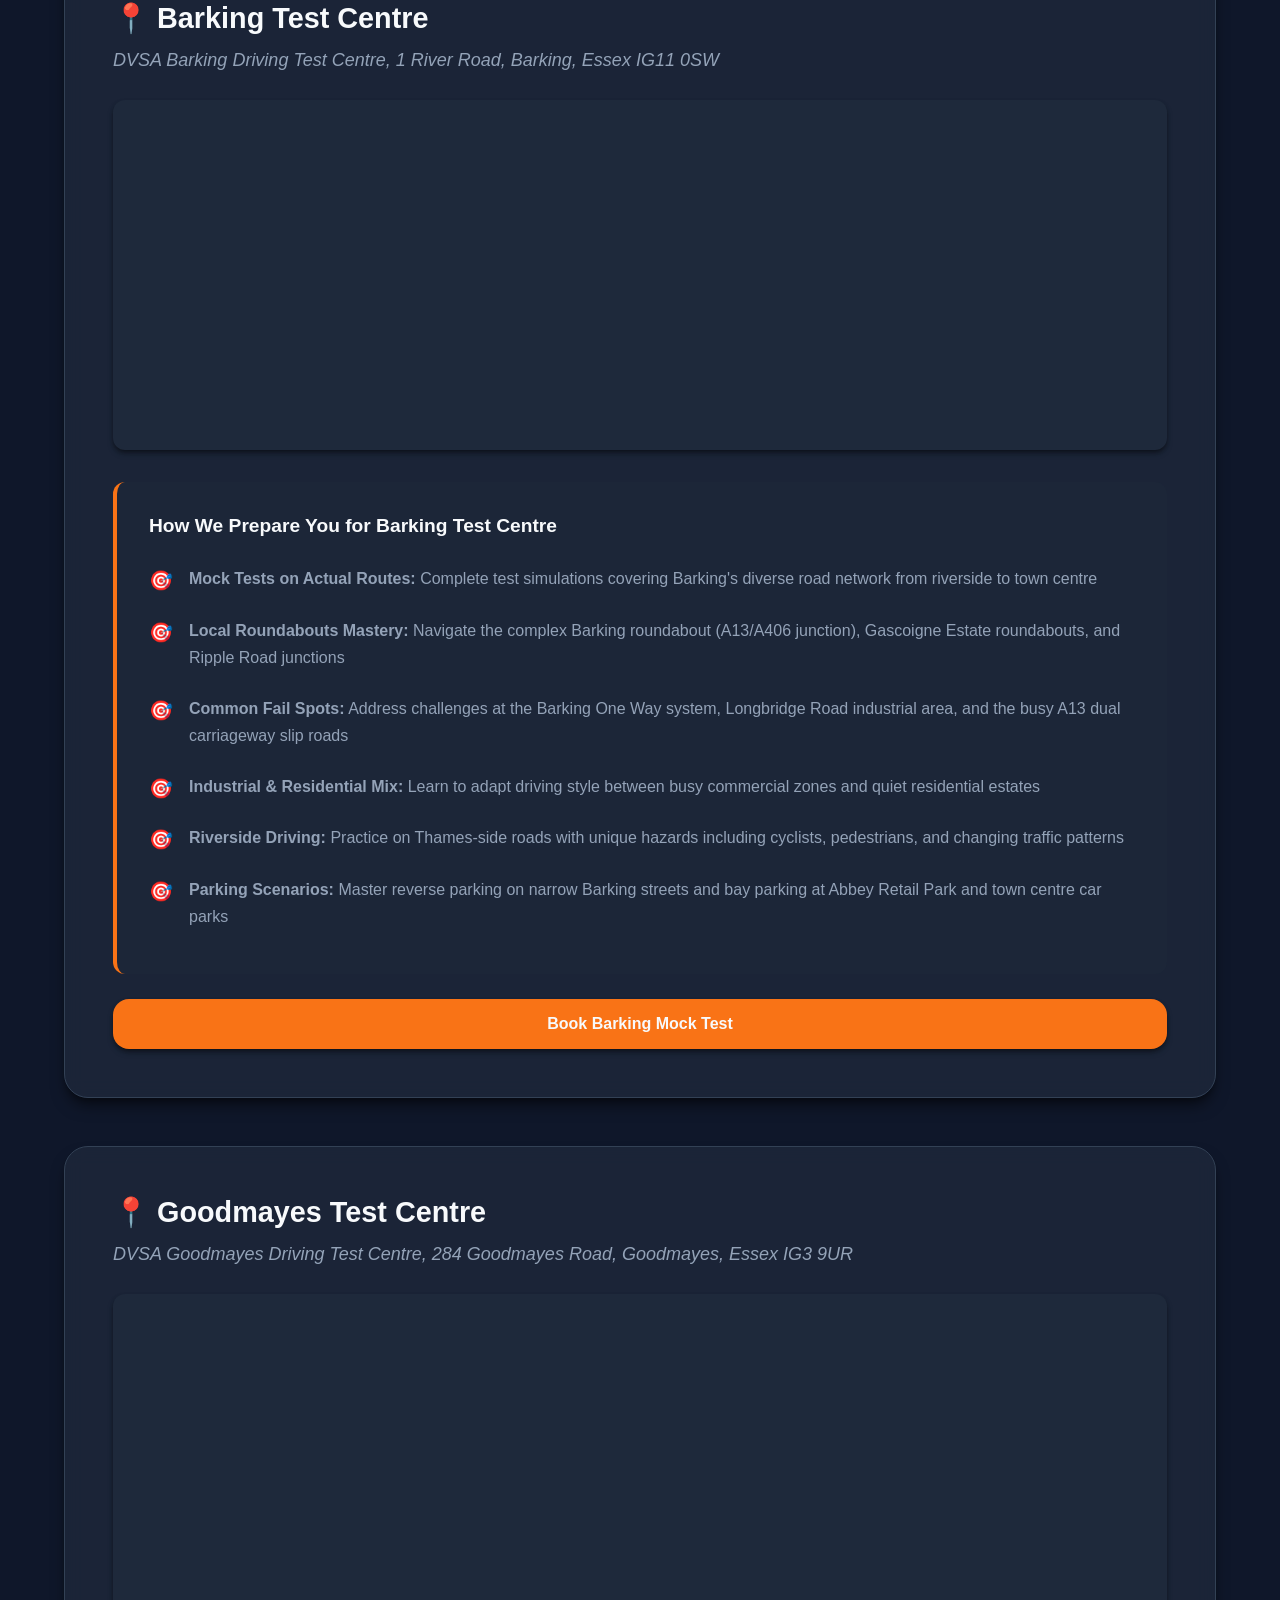
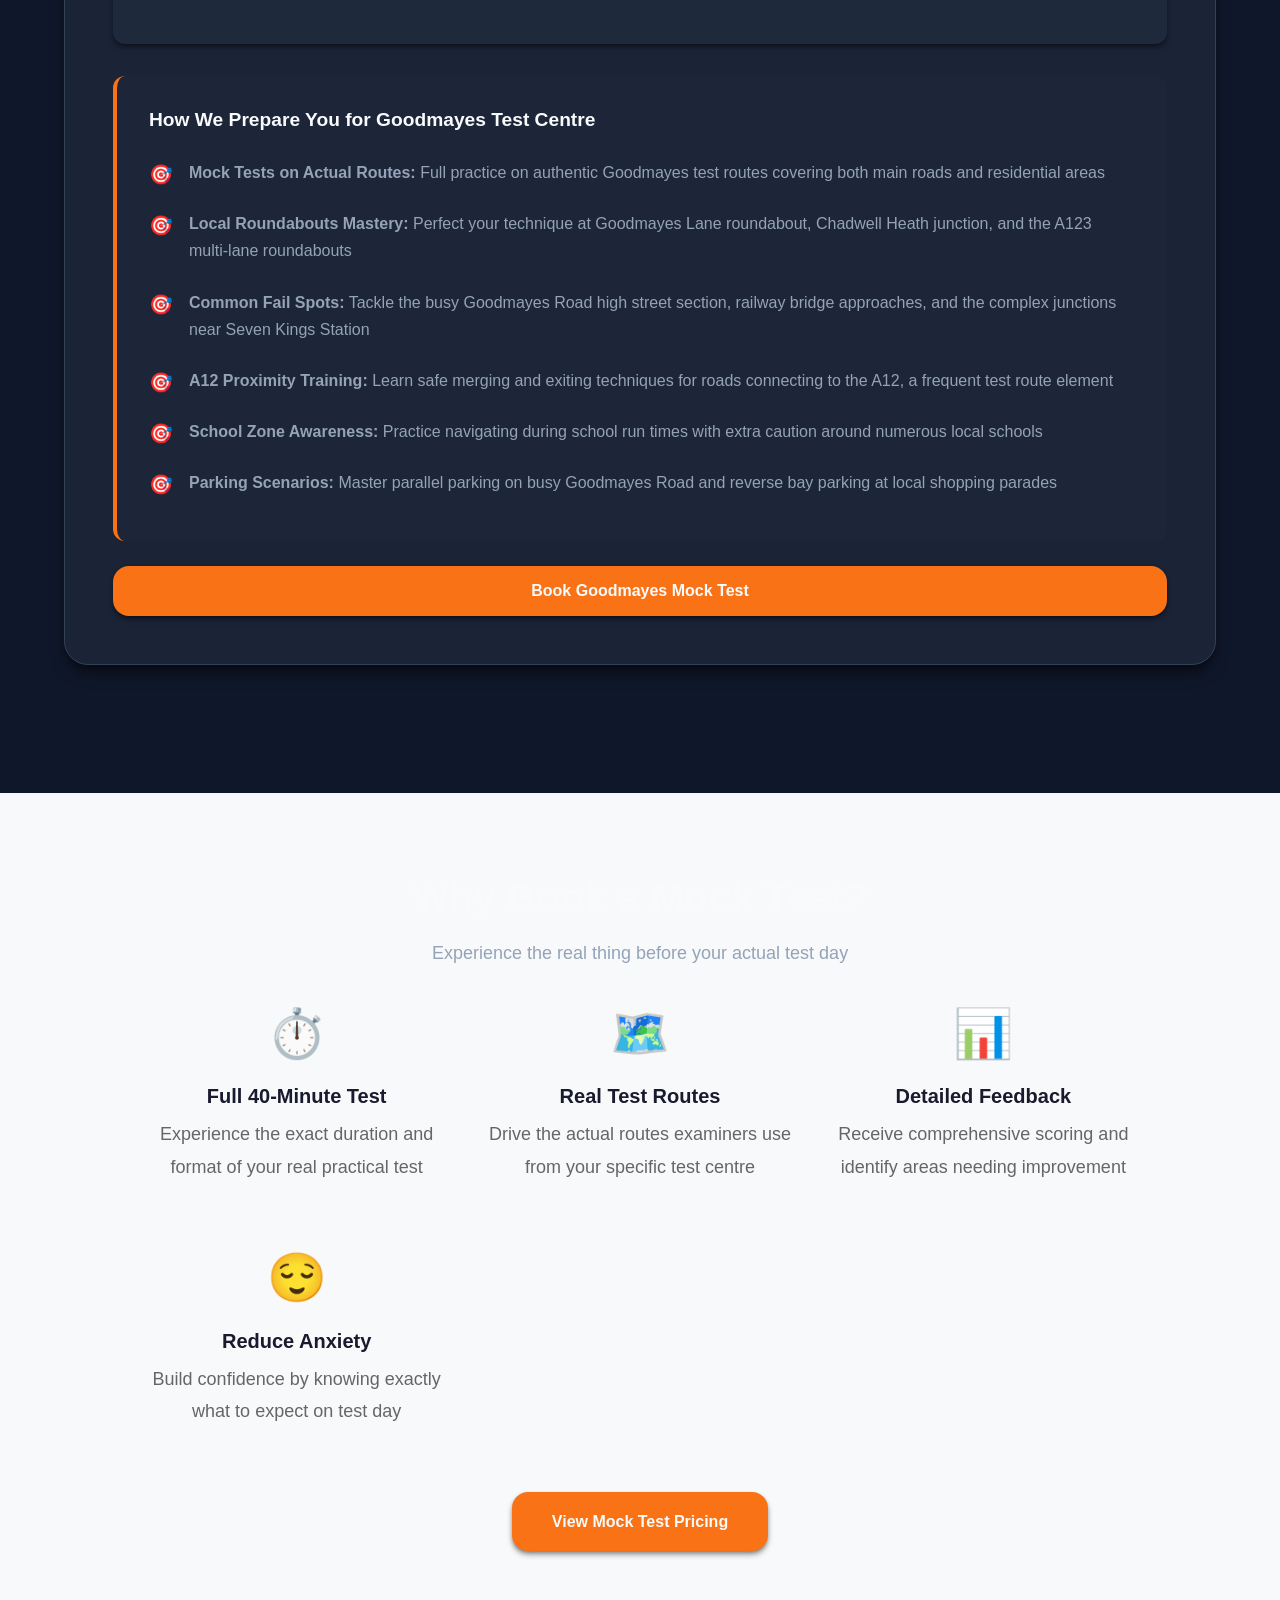
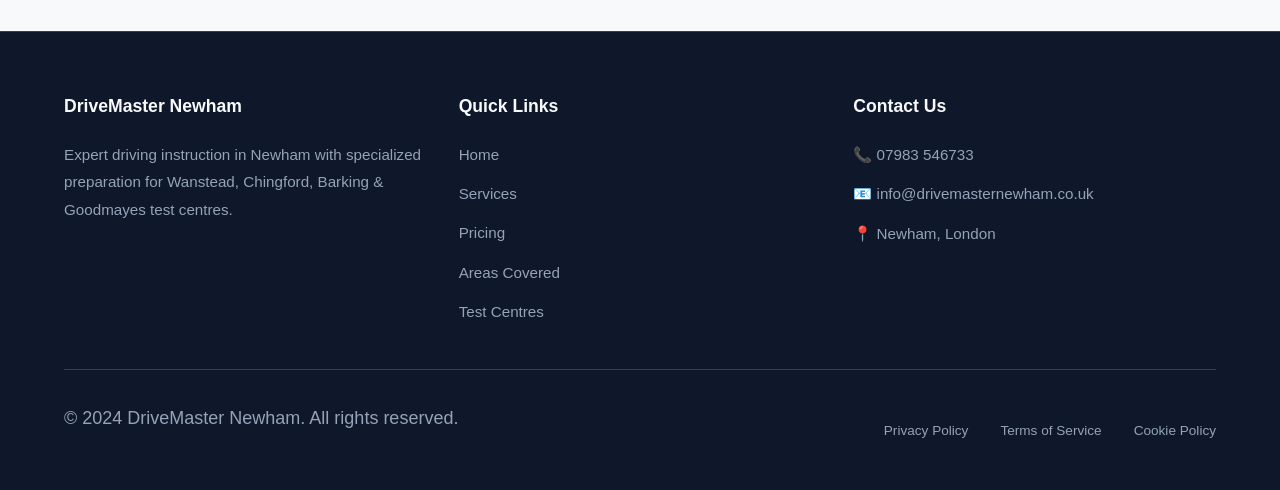
<file: test-centres.html>
<!DOCTYPE html>
<html lang="en">
<head>
    <meta charset="UTF-8">
    <meta name="viewport" content="width=device-width, initial-scale=1.0">
    <title>Driving Test Centres Near Newham | Wanstead, Chingford, Barking, Goodmayes</title>
    <meta name="description" content="Expert mock test preparation for Wanstead, Chingford, Barking & Goodmayes driving test centres. Learn the exact test routes, roundabouts, and common fail spots with our specialist instruction.">
    <link rel="canonical" href="https://yourdomain.com/test-centres.html">
    
    <!-- Open Graph / Facebook -->
    <meta property="og:image" content="https://images.unsplash.com/photo-1449965408869-eaa3f722e40d?w=1200\<!-- Open Graph -->h=630\<!-- Open Graph -->fit=crop">

    <!-- Twitter -->
    <meta property="twitter:card" content="summary_large_image">
    <meta property="twitter:url" content="https://imsal007.github.io/Newham-Driving-Lessons/test-centres.html">
    <meta property="twitter:title" content="DriveMaster Newham">
    <meta property="twitter:description" content="Expert driving lessons in Newham.">
    <meta property="twitter:image" content="https://images.unsplash.com/photo-1449965408869-eaa3f722e40d?w=1200\<!-- Open Graph -->h=630\<!-- Open Graph -->fit=crop">
    <meta property="og:title" content="Driving Test Centres Near Newham | Mock Test Preparation">
    <meta property="og:description" content="Specialized training for Wanstead, Chingford, Barking & Goodmayes test centres. Master the routes before test day.">
    <meta property="og:type" content="website">
    <meta property="og:url" content="https://yourdomain.com/test-centres.html">
    
    <!-- JSON-LD Schema -->
    <script type="application/ld+json">
    {
        "@context": "https://schema.org",
        "@type": "LocalBusiness",
        "name": "Newham Driving Instructor",
        "description": "Driving instructor specializing in test preparation for Wanstead, Chingford, Barking & Goodmayes test centres",
        "areaServed": ["Stratford", "Upton Park", "Forest Gate", "Leyton", "Leytonstone"],
        "hasOfferCatalog": {
            "@type": "OfferCatalog",
            "name": "Test Centre Preparation Services",
            "itemListElement": [
                {
                    "@type": "Offer",
                    "itemOffered": {
                        "@type": "Service",
                        "name": "Wanstead Test Centre Preparation",
                        "description": "Mock tests and route familiarization for Wanstead DVSA test centre"
                    }
                },
                {
                    "@type": "Offer",
                    "itemOffered": {
                        "@type": "Service",
                        "name": "Chingford Test Centre Preparation",
                        "description": "Mock tests and route familiarization for Chingford DVSA test centre"
                    }
                },
                {
                    "@type": "Offer",
                    "itemOffered": {
                        "@type": "Service",
                        "name": "Barking Test Centre Preparation",
                        "description": "Mock tests and route familiarization for Barking DVSA test centre"
                    }
                },
                {
                    "@type": "Offer",
                    "itemOffered": {
                        "@type": "Service",
                        "name": "Goodmayes Test Centre Preparation",
                        "description": "Mock tests and route familiarization for Goodmayes DVSA test centre"
                    }
                }
            ]
        }
    }
    </script>
    
    <link rel="stylesheet" href="style.css">
</head>
<body>
    <header>
        <div class="container header-content">
            <a href="index.html" class="logo">DriveMaster Newham</a>
            <button class="mobile-menu-btn" aria-label="Toggle menu">☰</button>
            <nav>
                <ul>
                    <li><a href="index.html">Home</a></li>
                    <li><a href="services.html">Services</a></li>
                    <li><a href="pricing.html">Pricing</a></li>
                    <li><a href="areas.html">Areas</a></li>
                    <li><a href="test-centres.html" class="active">Test Centres</a></li>
                    <li><a href="about.html">About</a></li>
                    <li><a href="contact.html">Contact</a></li>
                </ul>
            </nav>
        </div>
    </header>

    <section class="hero">
        <h1>Master Your Test Centre Routes</h1>
        <p class="usp">We don't just teach you to drive; we master the exact test routes for your local test centre</p>
        <a href="#wanstead" class="cta-button">Choose Your Test Centre</a>
    </section>

    <section>
        <div class="container">
            <h2>Our Four Test Centres</h2>
            <p class="section-subtitle">We provide specialized mock test preparation for each of these DVSA test centres</p>
            
            <!-- Wanstead Test Centre -->
            <div id="wanstead" class="test-centre-section">
                <h3>📍 Wanstead Test Centre</h3>
                <p class="address">DVSA Wanstead Driving Test Centre, 125-127 High Street, Wanstead, London E11 2RL</p>
                
                <div class="map-container">
                    <iframe 
                        src="https://www.google.com/maps/embed?pb=!1m18!1m12!1m3!1d2478.567890123456!2d0.0263!3d51.5555!2m3!1f0!2f0!3f0!3m2!1i1024!2i768!4f13.1!3m3!1m2!1s0x47d8a0b85c0c5c77%3A0x6b5c5c5c5c5c5c5c!2sWanstead%20Test%20Centre!5e0!3m2!1sen!2suk!4v1234567890"
                        allowfullscreen=""
                        loading="lazy"
                        referrerpolicy="no-referrer-when-downgrade">
                    </iframe>
                </div>
                
                <div class="preparation-info">
                    <h4>How We Prepare You for Wanstead Test Centre</h4>
                    <ul>
                        <li><strong>Mock Tests on Actual Routes:</strong> Full 40-minute test simulations using the exact routes Wanstead examiners take</li>
                        <li><strong>Local Roundabouts Mastery:</strong> Practice at the notorious Wanstead gyratory, South Woodford roundabout, and Redbridge roundabout</li>
                        <li><strong>Common Fail Spots:</strong> We focus on the tricky left turn into High Street, the complex junction at Wanstead Station, and parking challenges on narrow residential streets</li>
                        <li><strong>Traffic Management:</strong> Learn to handle the busy A12 proximity and rush hour congestion around Wanstead High Street</li>
                        <li><strong>Independent Driving:</strong> Practice following sat-nav directions through unfamiliar Wanstead side streets</li>
                        <li><strong>Parking Scenarios:</strong> Master bay parking at local supermarkets and reverse park on typical Wanstead residential roads</li>
                    </ul>
                </div>
                
                <div style="text-align: center; margin-top: 25px;">
                    <button class="cta-button btn-book" data-package="Wanstead Mock Test">Book Wanstead Mock Test</button>
                </div>
            </div>

            <!-- Chingford Test Centre -->
            <div id="chingford" class="test-centre-section">
                <h3>📍 Chingford Test Centre</h3>
                <p class="address">DVSA Chingford Driving Test Centre, Station Road, Chingford, London E4 7AA</p>
                
                <div class="map-container">
                    <iframe 
                        src="https://www.google.com/maps/embed?pb=!1m18!1m12!1m3!1d2476.123456789012!2d-0.0123!3d51.6012!2m3!1f0!2f0!3f0!3m2!1i1024!2i768!4f13.1!3m3!1m2!1s0x47d8a0b85c0c5c77%3A0x6b5c5c5c5c5c5c5c!2sChingford%20Test%20Centre!5e0!3m2!1sen!2suk!4v1234567890"
                        allowfullscreen=""
                        loading="lazy"
                        referrerpolicy="no-referrer-when-downgrade">
                    </iframe>
                </div>
                
                <div class="preparation-info">
                    <h4>How We Prepare You for Chingford Test Centre</h4>
                    <ul>
                        <li><strong>Mock Tests on Actual Routes:</strong> Experience the real test routes used by Chingford examiners, including both town and suburban sections</li>
                        <li><strong>Local Roundabouts Mastery:</strong> Conquer the Chingford Mount roundabout, Hale End roundabout, and the challenging Five Ways junction</li>
                        <li><strong>Common Fail Spots:</strong> Focus on the steep hill starts near Chingford Station, tight turns onto Bury Road, and the busy pedestrian crossings on The Ridgeway</li>
                        <li><strong>Rural & Urban Mix:</strong> Practice transitioning between busy Chingford town centre and quieter residential areas towards Epping Forest</li>
                        <li><strong>Epping Forest Roads:</strong> Learn to handle the unique challenges of forest-adjacent roads with wildlife considerations and changing speed limits</li>
                        <li><strong>Parking Scenarios:</strong> Master parallel parking on Chingford's Victorian terraced streets and forward bay parking at local facilities</li>
                    </ul>
                </div>
                
                <div style="text-align: center; margin-top: 25px;">
                    <button class="cta-button btn-book" data-package="Chingford Mock Test">Book Chingford Mock Test</button>
                </div>
            </div>

            <!-- Barking Test Centre -->
            <div id="barking" class="test-centre-section">
                <h3>📍 Barking Test Centre</h3>
                <p class="address">DVSA Barking Driving Test Centre, 1 River Road, Barking, Essex IG11 0SW</p>
                
                <div class="map-container">
                    <iframe 
                        src="https://www.google.com/maps/embed?pb=!1m18!1m12!1m3!1d2479.876543210987!2d0.0789!3d51.5389!2m3!1f0!2f0!3f0!3m2!1i1024!2i768!4f13.1!3m3!1m2!1s0x47d8a0b85c0c5c77%3A0x6b5c5c5c5c5c5c5c!2sBarking%20Test%20Centre!5e0!3m2!1sen!2suk!4v1234567890"
                        allowfullscreen=""
                        loading="lazy"
                        referrerpolicy="no-referrer-when-downgrade">
                    </iframe>
                </div>
                
                <div class="preparation-info">
                    <h4>How We Prepare You for Barking Test Centre</h4>
                    <ul>
                        <li><strong>Mock Tests on Actual Routes:</strong> Complete test simulations covering Barking's diverse road network from riverside to town centre</li>
                        <li><strong>Local Roundabouts Mastery:</strong> Navigate the complex Barking roundabout (A13/A406 junction), Gascoigne Estate roundabouts, and Ripple Road junctions</li>
                        <li><strong>Common Fail Spots:</strong> Address challenges at the Barking One Way system, Longbridge Road industrial area, and the busy A13 dual carriageway slip roads</li>
                        <li><strong>Industrial & Residential Mix:</strong> Learn to adapt driving style between busy commercial zones and quiet residential estates</li>
                        <li><strong>Riverside Driving:</strong> Practice on Thames-side roads with unique hazards including cyclists, pedestrians, and changing traffic patterns</li>
                        <li><strong>Parking Scenarios:</strong> Master reverse parking on narrow Barking streets and bay parking at Abbey Retail Park and town centre car parks</li>
                    </ul>
                </div>
                
                <div style="text-align: center; margin-top: 25px;">
                    <button class="cta-button btn-book" data-package="Barking Mock Test">Book Barking Mock Test</button>
                </div>
            </div>

            <!-- Goodmayes Test Centre -->
            <div id="goodmayes" class="test-centre-section">
                <h3>📍 Goodmayes Test Centre</h3>
                <p class="address">DVSA Goodmayes Driving Test Centre, 284 Goodmayes Road, Goodmayes, Essex IG3 9UR</p>
                
                <div class="map-container">
                    <iframe 
                        src="https://www.google.com/maps/embed?pb=!1m18!1m12!1m3!1d2477.654321098765!2d0.1012!3d51.5567!2m3!1f0!2f0!3f0!3m2!1i1024!2i768!4f13.1!3m3!1m2!1s0x47d8a0b85c0c5c77%3A0x6b5c5c5c5c5c5c5c!2sGoodmayes%20Test%20Centre!5e0!3m2!1sen!2suk!4v1234567890"
                        allowfullscreen=""
                        loading="lazy"
                        referrerpolicy="no-referrer-when-downgrade">
                    </iframe>
                </div>
                
                <div class="preparation-info">
                    <h4>How We Prepare You for Goodmayes Test Centre</h4>
                    <ul>
                        <li><strong>Mock Tests on Actual Routes:</strong> Full practice on authentic Goodmayes test routes covering both main roads and residential areas</li>
                        <li><strong>Local Roundabouts Mastery:</strong> Perfect your technique at Goodmayes Lane roundabout, Chadwell Heath junction, and the A123 multi-lane roundabouts</li>
                        <li><strong>Common Fail Spots:</strong> Tackle the busy Goodmayes Road high street section, railway bridge approaches, and the complex junctions near Seven Kings Station</li>
                        <li><strong>A12 Proximity Training:</strong> Learn safe merging and exiting techniques for roads connecting to the A12, a frequent test route element</li>
                        <li><strong>School Zone Awareness:</strong> Practice navigating during school run times with extra caution around numerous local schools</li>
                        <li><strong>Parking Scenarios:</strong> Master parallel parking on busy Goodmayes Road and reverse bay parking at local shopping parades</li>
                    </ul>
                </div>
                
                <div style="text-align: center; margin-top: 25px;">
                    <button class="cta-button btn-book" data-package="Goodmayes Mock Test">Book Goodmayes Mock Test</button>
                </div>
            </div>
        </div>
    </section>

    <section style="background: #f8f9fa;">
        <div class="container" style="text-align: center;">
            <h2>Why Book a Mock Test?</h2>
            <p class="section-subtitle">Experience the real thing before your actual test day</p>
            <div style="display: grid; grid-template-columns: repeat(auto-fit, minmax(250px, 1fr)); gap: 30px; max-width: 1000px; margin: 0 auto;">
                <div>
                    <div style="font-size: 3rem; margin-bottom: 10px;">⏱️</div>
                    <h4 style="color: #1a1a2e; margin-bottom: 10px;">Full 40-Minute Test</h4>
                    <p style="color: #666;">Experience the exact duration and format of your real practical test</p>
                </div>
                <div>
                    <div style="font-size: 3rem; margin-bottom: 10px;">🗺️</div>
                    <h4 style="color: #1a1a2e; margin-bottom: 10px;">Real Test Routes</h4>
                    <p style="color: #666;">Drive the actual routes examiners use from your specific test centre</p>
                </div>
                <div>
                    <div style="font-size: 3rem; margin-bottom: 10px;">📊</div>
                    <h4 style="color: #1a1a2e; margin-bottom: 10px;">Detailed Feedback</h4>
                    <p style="color: #666;">Receive comprehensive scoring and identify areas needing improvement</p>
                </div>
                <div>
                    <div style="font-size: 3rem; margin-bottom: 10px;">😌</div>
                    <h4 style="color: #1a1a2e; margin-bottom: 10px;">Reduce Anxiety</h4>
                    <p style="color: #666;">Build confidence by knowing exactly what to expect on test day</p>
                </div>
            </div>
            <a href="pricing.html" class="cta-button" style="margin-top: 40px;">View Mock Test Pricing</a>
        </div>
    </section>

    <!-- Booking Modal -->
    <div class="modal" id="bookingModal">
        <div class="modal-content">
            <span class="modal-close">&times;</span>
            <h3>Book Your Mock Test</h3>
            <div class="modal-options">
                <label for="packageSelect">Select Service:</label>
                <select id="packageSelect">
                    <option value="Wanstead Mock Test">Wanstead Mock Test</option>
                    <option value="Chingford Mock Test">Chingford Mock Test</option>
                    <option value="Barking Mock Test">Barking Mock Test</option>
                    <option value="Goodmayes Mock Test">Goodmayes Mock Test</option>
                    <option value="20 Hour Package">20 Hour Package - £670 (Best Value)</option>
                    <option value="30 Hour Package">30 Hour Package - £950 (Best Value)</option>
                </select>
            </div>
            <div class="modal-options">
                <label for="testCentreSelect">Your Location in Newham:</label>
                <select id="testCentreSelect">
                    <option value="Stratford">Stratford</option>
                    <option value="Upton Park">Upton Park</option>
                    <option value="Forest Gate">Forest Gate</option>
                    <option value="Leyton">Leyton</option>
                    <option value="Leytonstone">Leytonstone</option>
                </select>
            </div>
            <button class="modal-btn" id="modalBookBtn">
                <span>📱</span> Continue on WhatsApp
            </button>
        </div>
    </div>

    <footer>
        <div class="container">
            <div class="footer-content">
                <div class="footer-section">
                    <h4>DriveMaster Newham</h4>
                    <p>Expert driving instruction in Newham with specialized preparation for Wanstead, Chingford, Barking & Goodmayes test centres.</p>
                </div>
                <div class="footer-section">
                    <h4>Quick Links</h4>
                    <ul class="footer-links">
                        <li><a href="index.html">Home</a></li>
                        <li><a href="services.html">Services</a></li>
                        <li><a href="pricing.html">Pricing</a></li>
                        <li><a href="areas.html">Areas Covered</a></li>
                        <li><a href="test-centres.html">Test Centres</a></li>
                    </ul>
                </div>
                <div class="footer-section">
                    <h4>Contact Us</h4>
                    <p>📞 07983 546733</p>
                    <p>📧 info@drivemasternewham.co.uk</p>
                    <p>📍 Newham, London</p>
                </div>
            </div>
            <div class="footer-bottom">
                <p>&copy; 2024 DriveMaster Newham. All rights reserved.</p>
                <div class="legal-links">
                    <a href="privacy.html">Privacy Policy</a>
                    <a href="terms.html">Terms of Service</a>
                    <a href="cookies.html">Cookie Policy</a>
                </div>
            </div>
        </div>
    </footer>

    <script src="script.js"></script>
</body>
</html>
</file>
<file: style.css>
/* ===================================
   BLOTATO DARK ELEGANT THEME
   Modern Driving School Design System
   =================================== */

/* CSS Variables for Dark Elegant Theming */
:root {
    /* Color Palette - Blotato Dark & Elegant */
    --bg-primary: #0f172a;
    --bg-secondary: #1e293b;
    --bg-card: #1e293b;
    --bg-gradient: linear-gradient(135deg, #0f172a 0%, #1e293b 100%);
    
    --text-primary: #f8fafc;
    --text-secondary: #94a3b8;
    --text-muted: #64748b;
    
    --accent-orange: #f97316;
    --accent-orange-hover: #ea580c;
    --accent-amber: #f59e0b;
    --accent-pink: #ec4899;
    --accent-purple: #8b5cf6;
    
    --whatsapp-green: #22c55e;
    --whatsapp-dark: #16a34a;
    --success-green: #10b981;
    --error-red: #ef4444;
    
    --border-color: #334155;
    --border-light: #475569;
    
    /* Shadows */
    --shadow-sm: 0 1px 2px 0 rgba(0, 0, 0, 0.3);
    --shadow-md: 0 4px 6px -1px rgba(0, 0, 0, 0.4), 0 2px 4px -1px rgba(0, 0, 0, 0.3);
    --shadow-lg: 0 10px 15px -3px rgba(0, 0, 0, 0.5), 0 4px 6px -2px rgba(0, 0, 0, 0.3);
    --shadow-xl: 0 20px 25px -5px rgba(0, 0, 0, 0.6), 0 10px 10px -5px rgba(0, 0, 0, 0.4);
    --shadow-glow: 0 0 20px rgba(249, 115, 22, 0.3);
    --shadow-glow-pink: 0 0 20px rgba(236, 72, 153, 0.3);
    
    /* Border Radius */
    --radius-sm: 0.375rem;
    --radius-md: 0.5rem;
    --radius-lg: 0.75rem;
    --radius-xl: 1rem;
    --radius-2xl: 1.5rem;
    
    /* Transitions */
    --transition-fast: 150ms ease;
    --transition-base: 300ms ease;
    --transition-slow: 500ms ease;
    
    /* Spacing */
    --section-padding: 5rem;
    --container-max: 1200px;
}

/* Reset & Base Styles */
* {
    margin: 0;
    padding: 0;
    box-sizing: border-box;
}

html {
    scroll-behavior: smooth;
}

body {
    font-family: 'Inter', -apple-system, BlinkMacSystemFont, 'Segoe UI', Roboto, Oxygen, Ubuntu, sans-serif;
    line-height: 1.7;
    color: var(--text-primary);
    background: var(--bg-primary);
    -webkit-font-smoothing: antialiased;
    -moz-osx-font-smoothing: grayscale;
}

/* Typography Scale */
h1, h2, h3, h4, h5, h6 {
    font-weight: 700;
    line-height: 1.2;
    color: var(--text-primary);
    margin-bottom: 1rem;
}

h1 { font-size: clamp(2rem, 5vw, 3.5rem); }
h2 { font-size: clamp(1.75rem, 4vw, 2.5rem); }
h3 { font-size: clamp(1.25rem, 3vw, 1.75rem); }
h4 { font-size: clamp(1.1rem, 2vw, 1.25rem); }

p {
    font-size: 1.125rem;
    line-height: 1.8;
    color: var(--text-secondary);
    margin-bottom: 1.5rem;
}

a {
    text-decoration: none;
    color: inherit;
    transition: color var(--transition-base);
}

img {
    max-width: 100%;
    height: auto;
    display: block;
}

/* Utility Classes */
.gradient-text {
    background: linear-gradient(135deg, var(--text-primary) 0%, var(--accent-orange) 100%);
    -webkit-background-clip: text;
    -webkit-text-fill-color: transparent;
    background-clip: text;
}

.gradient-text-pink {
    background: linear-gradient(135deg, var(--accent-orange) 0%, var(--accent-pink) 100%);
    -webkit-background-clip: text;
    -webkit-text-fill-color: transparent;
    background-clip: text;
}

/* Container */
.container {
    max-width: var(--container-max);
    margin: 0 auto;
    padding: 0 1.5rem;
}

/* ===================================
   HEADER - Dark Sticky Navigation with Glass-morphism
   =================================== */
header {
    background: rgba(15, 23, 42, 0.95);
    backdrop-filter: blur(12px);
    box-shadow: var(--shadow-md);
    position: sticky;
    top: 0;
    z-index: 1000;
    padding: 1rem 0;
    transition: all var(--transition-base);
    border-bottom: 1px solid var(--border-color);
}

.header-content,
.header-container {
    display: flex;
    justify-content: space-between;
    align-items: center;
    max-width: var(--container-max);
    margin: 0 auto;
    padding: 0 1.5rem;
}

.logo {
    font-size: 1.5rem;
    font-weight: 800;
    color: var(--text-primary);
    letter-spacing: -0.5px;
    transition: color var(--transition-base);
    display: flex;
    align-items: center;
    gap: 0.5rem;
}

.logo:hover {
    color: var(--accent-orange);
}

.logo i {
    color: var(--accent-orange);
}

nav ul,
.nav-menu {
    display: flex;
    list-style: none;
    gap: 2rem;
    align-items: center;
}

nav ul li a,
.nav-menu a {
    color: var(--text-secondary);
    font-weight: 500;
    font-size: 0.95rem;
    padding: 0.5rem 0;
    position: relative;
    transition: color var(--transition-base);
}

nav ul li a:after,
.nav-menu a:not(.btn):after {
    content: '';
    position: absolute;
    bottom: 0;
    left: 0;
    width: 0;
    height: 2px;
    background: var(--accent-orange);
    transition: width var(--transition-base);
}

nav ul li a:hover,
nav ul li a.active,
.nav-menu a:hover,
.nav-menu a.active {
    color: var(--accent-orange);
}

nav ul li a:hover:after,
nav ul li a.active:after,
.nav-menu a:hover:not(.btn):after,
.nav-menu a.active:not(.btn):after {
    width: 100%;
}

.mobile-menu-btn,
.mobile-toggle {
    display: none;
    background: none;
    border: none;
    color: var(--text-primary);
    font-size: 1.5rem;
    cursor: pointer;
    padding: 0.5rem;
    transition: transform var(--transition-fast);
}

.mobile-menu-btn:hover,
.mobile-toggle:hover {
    transform: scale(1.1);
}

/* Mobile Menu */
.mobile-menu {
    display: none;
    position: fixed;
    top: 0;
    left: 0;
    width: 100%;
    height: 100%;
    background: var(--bg-primary);
    z-index: 9999;
    flex-direction: column;
    padding: 2rem;
    overflow-y: auto;
}

.mobile-menu.active {
    display: flex;
}

.mobile-menu-header {
    display: flex;
    justify-content: space-between;
    align-items: center;
    margin-bottom: 2rem;
    padding-bottom: 1rem;
    border-bottom: 1px solid var(--border-color);
}

.mobile-menu-close {
    background: none;
    border: none;
    color: var(--text-primary);
    font-size: 1.5rem;
    cursor: pointer;
    padding: 0.5rem;
}

.mobile-nav {
    display: flex;
    flex-direction: column;
    gap: 1rem;
}

.mobile-nav a {
    color: var(--text-secondary);
    font-size: 1.1rem;
    font-weight: 500;
    padding: 1rem;
    border-radius: var(--radius-md);
    transition: all var(--transition-base);
}

.mobile-nav a:hover,
.mobile-nav a.active {
    background: rgba(249, 115, 22, 0.1);
    color: var(--accent-orange);
}

/* ===================================
   HERO SECTION - Dark Gradient + Image
   =================================== */
.hero {
    background: linear-gradient(135deg, rgba(15, 23, 42, 0.97) 0%, rgba(30, 41, 59, 0.95) 100%),
                url('https://images.unsplash.com/photo-1449965408869-eaa3f722e40d?w=1920&h=1080&fit=crop') center/cover no-repeat;
    color: var(--text-primary);
    padding: clamp(4rem, 10vw, 8rem) 1.5rem;
    text-align: center;
    position: relative;
    overflow: hidden;
}

.hero:before {
    content: '';
    position: absolute;
    top: 0;
    left: 0;
    right: 0;
    bottom: 0;
    background: radial-gradient(circle at 50% 50%, transparent 0%, rgba(0,0,0,0.4) 100%);
    pointer-events: none;
}

.hero-content {
    position: relative;
    z-index: 1;
    max-width: 900px;
    margin: 0 auto;
}

.hero h1 {
    color: var(--text-primary);
    margin-bottom: 1.5rem;
    font-weight: 800;
    letter-spacing: -1px;
    animation: fadeInUp 0.8s ease-out;
    text-shadow: 0 2px 10px rgba(0,0,0,0.3);
}

.hero .usp {
    font-size: clamp(1.1rem, 3vw, 1.4rem);
    font-weight: 600;
    color: var(--accent-orange);
    max-width: 750px;
    margin: 0 auto 2.5rem;
    line-height: 1.6;
    animation: fadeInUp 0.8s ease-out 0.2s backwards;
}

/* ===================================
   BUTTONS - Modern, Rounded, Animated
   =================================== */
.btn,
.cta-button,
.btn-book,
.submit-btn,
.modal-btn,
.whatsapp-btn-large {
    display: inline-flex;
    align-items: center;
    justify-content: center;
    gap: 0.5rem;
    padding: 1rem 2.5rem;
    font-size: 1rem;
    font-weight: 600;
    border-radius: var(--radius-xl);
    border: none;
    cursor: pointer;
    transition: all var(--transition-base);
    text-align: center;
    white-space: nowrap;
    font-family: inherit;
}

.btn-primary,
.cta-button {
    background: var(--accent-orange);
    color: var(--text-primary);
    box-shadow: var(--shadow-md);
}

.btn-primary:hover,
.cta-button:hover {
    background: var(--accent-orange-hover);
    transform: translateY(-3px);
    box-shadow: var(--shadow-xl), var(--shadow-glow);
}

.btn-secondary,
.cta-button.secondary {
    background: transparent;
    color: var(--text-primary);
    border: 2px solid var(--border-color);
}

.btn-secondary:hover,
.cta-button.secondary:hover {
    background: var(--bg-secondary);
    border-color: var(--accent-orange);
}

.btn-large {
    padding: 1.25rem 3rem;
    font-size: 1.1rem;
}

.btn-block {
    width: 100%;
}

.btn-book {
    width: 100%;
    background: var(--accent-orange);
    color: var(--text-primary);
    padding: 1rem;
}

.btn-book:hover {
    background: var(--accent-orange-hover);
    transform: translateY(-2px);
    box-shadow: var(--shadow-lg);
}

.whatsapp-btn-large {
    background: var(--whatsapp-green);
    color: var(--text-primary);
    padding: 1rem 2rem;
    border-radius: 50px;
    box-shadow: var(--shadow-md);
}

.whatsapp-btn-large:hover {
    background: var(--whatsapp-dark);
    transform: translateY(-2px);
    box-shadow: var(--shadow-lg);
}

/* ===================================
   SECTIONS - Generous Spacing
   =================================== */
section {
    padding: var(--section-padding) 1.5rem;
}

section:nth-child(even) {
    background: var(--bg-secondary);
}

.section-header {
    text-align: center;
    max-width: 700px;
    margin: 0 auto 4rem;
}

.section-header h2 {
    margin-bottom: 1rem;
    background: linear-gradient(135deg, var(--text-primary) 0%, var(--accent-orange) 100%);
    -webkit-background-clip: text;
    -webkit-text-fill-color: transparent;
    background-clip: text;
}

.section-subtitle {
    font-size: 1.125rem;
    color: var(--text-secondary);
    line-height: 1.8;
}

/* ===================================
   CARDS - Modern Card System with Glass-morphism
   =================================== */
.card {
    background: rgba(30, 41, 59, 0.8);
    backdrop-filter: blur(10px);
    border-radius: var(--radius-xl);
    padding: 2rem;
    box-shadow: var(--shadow-md);
    transition: all var(--transition-base);
    border: 1px solid var(--border-color);
    position: relative;
    overflow: hidden;
}

.card:hover {
    transform: translateY(-8px);
    box-shadow: var(--shadow-xl);
    border-color: var(--accent-orange);
}

.card-icon {
    font-size: 3rem;
    margin-bottom: 1.5rem;
    display: block;
}

.card h3 {
    color: var(--text-primary);
    margin-bottom: 1rem;
    font-size: 1.4rem;
}

.card p {
    color: var(--text-secondary);
    font-size: 1rem;
    line-height: 1.7;
}

.card ul {
    list-style: none;
    margin-top: 1.5rem;
}

.card ul li {
    padding: 0.5rem 0;
    padding-left: 2rem;
    position: relative;
    color: var(--text-secondary);
    font-size: 0.95rem;
}

/* Grid Systems */
.grid-2 {
    display: grid;
    grid-template-columns: repeat(auto-fit, minmax(300px, 1fr));
    gap: 2rem;
    max-width: var(--container-max);
    margin: 0 auto;
}

.grid-3 {
    display: grid;
    grid-template-columns: repeat(auto-fit, minmax(280px, 1fr));
    gap: 2rem;
    max-width: var(--container-max);
    margin: 0 auto;
}

.grid-4 {
    display: grid;
    grid-template-columns: repeat(auto-fit, minmax(250px, 1fr));
    gap: 2rem;
    max-width: var(--container-max);
    margin: 0 auto;
}

/* ===================================
   PRICING CARDS - Enhanced Design
   =================================== */
.pricing-card {
    background: rgba(30, 41, 59, 0.8);
    backdrop-filter: blur(10px);
    border-radius: var(--radius-2xl);
    padding: 3rem 2rem;
    box-shadow: var(--shadow-lg);
    text-align: center;
    position: relative;
    transition: all var(--transition-base);
    border: 2px solid var(--border-color);
}

.pricing-card:hover {
    transform: translateY(-10px);
    box-shadow: var(--shadow-xl);
}

.pricing-card.best-value {
    border-color: var(--accent-orange);
    background: linear-gradient(135deg, rgba(30, 41, 59, 0.9) 0%, rgba(15, 23, 42, 0.9) 100%);
    transform: scale(1.05);
}

.pricing-card.best-value:before {
    content: 'BEST VALUE';
    position: absolute;
    top: -15px;
    left: 50%;
    transform: translateX(-50%);
    background: linear-gradient(135deg, var(--accent-orange), var(--accent-pink));
    color: var(--text-primary);
    padding: 0.5rem 1.5rem;
    border-radius: 50px;
    font-size: 0.85rem;
    font-weight: 700;
    letter-spacing: 0.5px;
    box-shadow: var(--shadow-md);
}

.pricing-card h3 {
    color: var(--text-primary);
    font-size: 1.5rem;
    margin-bottom: 1rem;
}

.pricing-card .price {
    font-size: 3rem;
    background: linear-gradient(135deg, var(--accent-orange), var(--accent-pink));
    -webkit-background-clip: text;
    -webkit-text-fill-color: transparent;
    background-clip: text;
    font-weight: 800;
    margin-bottom: 0.5rem;
    letter-spacing: -1px;
}

.pricing-card .price span {
    font-size: 1rem;
    color: var(--text-secondary);
    font-weight: 400;
    -webkit-text-fill-color: var(--text-secondary);
}

.pricing-card .per-hour {
    color: var(--success-green);
    font-weight: 600;
    font-size: 1rem;
    margin-bottom: 1rem;
    display: block;
}

.pricing-card .savings {
    background: rgba(16, 185, 129, 0.15);
    color: var(--success-green);
    padding: 0.5rem 1.25rem;
    border-radius: 50px;
    display: inline-block;
    margin-bottom: 1.5rem;
    font-size: 0.9rem;
    font-weight: 600;
}

.pricing-card ul {
    list-style: none;
    margin: 2rem 0;
    text-align: left;
}

.pricing-card ul li {
    padding: 0.75rem 0;
    border-bottom: 1px solid var(--border-color);
    color: var(--text-secondary);
    font-size: 0.95rem;
}

.pricing-card ul li:last-child {
    border-bottom: none;
}

/* ===================================
   TEST CENTRE SECTIONS
   =================================== */
.test-centre-section {
    background: rgba(30, 41, 59, 0.8);
    backdrop-filter: blur(10px);
    border-radius: var(--radius-2xl);
    padding: 3rem;
    margin-bottom: 3rem;
    box-shadow: var(--shadow-lg);
    border: 1px solid var(--border-color);
    transition: all var(--transition-base);
}

.test-centre-section:hover {
    box-shadow: var(--shadow-xl);
    border-color: var(--accent-orange);
}

.test-centre-section h3 {
    color: var(--text-primary);
    font-size: 1.8rem;
    margin-bottom: 0.5rem;
}

.test-centre-section .address {
    color: var(--text-secondary);
    font-style: italic;
    margin-bottom: 1.5rem;
    display: flex;
    align-items: center;
    gap: 0.5rem;
}

.map-container,
.map-container-large {
    width: 100%;
    border-radius: var(--radius-lg);
    overflow: hidden;
    margin: 1.5rem 0;
    box-shadow: var(--shadow-md);
    background: var(--bg-secondary);
}

.map-container iframe,
.map-container-large iframe {
    width: 100%;
    height: 350px;
    border: none;
    display: block;
}

.map-container-large {
    height: 450px;
}

.map-container-large iframe {
    height: 450px;
}

.preparation-info {
    background: rgba(30, 41, 59, 0.5);
    padding: 2rem;
    border-radius: var(--radius-lg);
    margin-top: 2rem;
    border-left: 4px solid var(--accent-orange);
}

.preparation-info h4 {
    color: var(--text-primary);
    margin-bottom: 1rem;
    font-size: 1.2rem;
}

.preparation-info ul {
    list-style: none;
}

.preparation-info ul li {
    padding: 0.75rem 0;
    padding-left: 2.5rem;
    position: relative;
    color: var(--text-secondary);
}

.preparation-info ul li:before {
    content: '🎯';
    position: absolute;
    left: 0;
    font-size: 1.2rem;
}

/* ===================================
   AREAS SECTION
   =================================== */
.areas-grid {
    display: grid;
    grid-template-columns: repeat(auto-fit, minmax(180px, 1fr));
    gap: 1.5rem;
    max-width: 900px;
    margin: 0 auto 3rem;
}

.area-item {
    background: linear-gradient(135deg, var(--bg-secondary) 0%, var(--bg-primary) 100%);
    color: var(--text-primary);
    padding: 1.5rem;
    border-radius: var(--radius-lg);
    text-align: center;
    font-weight: 600;
    font-size: 1.1rem;
    transition: all var(--transition-base);
    box-shadow: var(--shadow-md);
    border: 1px solid var(--border-color);
}

.area-item:hover {
    transform: translateY(-5px);
    box-shadow: var(--shadow-xl), var(--shadow-glow);
    background: linear-gradient(135deg, var(--accent-orange) 0%, var(--accent-orange-hover) 100%);
    border-color: transparent;
}

.pickup-info {
    background: linear-gradient(135deg, rgba(30, 41, 59, 0.8) 0%, rgba(15, 23, 42, 0.9) 100%);
    padding: 2.5rem;
    border-radius: var(--radius-xl);
    max-width: 800px;
    margin: 0 auto;
    text-align: center;
    border: 1px solid var(--border-color);
}

.pickup-info h3 {
    color: var(--text-primary);
    margin-bottom: 1rem;
}

/* ===================================
   ABOUT PAGE
   =================================== */
.about-content {
    display: grid;
    grid-template-columns: 1fr 1fr;
    gap: 4rem;
    max-width: 1000px;
    margin: 0 auto;
    align-items: center;
}

.instructor-photo {
    width: 100%;
    aspect-ratio: 4/5;
    background: linear-gradient(135deg, var(--bg-secondary) 0%, var(--bg-primary) 100%);
    border-radius: var(--radius-2xl);
    display: flex;
    align-items: center;
    justify-content: center;
    color: var(--text-secondary);
    font-size: 1.2rem;
    box-shadow: var(--shadow-lg);
    overflow: hidden;
    border: 1px solid var(--border-color);
}

.instructor-photo img {
    width: 100%;
    height: 100%;
    object-fit: cover;
}

.qualifications {
    margin-top: 2rem;
}

.qualifications h3 {
    color: var(--text-primary);
    margin-bottom: 1.5rem;
}

.qualifications ul {
    list-style: none;
}

.qualifications ul li {
    padding: 0.75rem 0;
    padding-left: 2.5rem;
    position: relative;
    color: var(--text-secondary);
}

.qualifications ul li:before {
    content: '✓';
    position: absolute;
    left: 0;
    color: var(--success-green);
    font-weight: 700;
    font-size: 1.3rem;
}

.car-details {
    background: rgba(30, 41, 59, 0.6);
    backdrop-filter: blur(10px);
    padding: 2rem;
    border-radius: var(--radius-lg);
    margin-top: 2rem;
    border: 1px solid var(--border-color);
}

.car-details h3 {
    color: var(--text-primary);
    margin-bottom: 1rem;
}

.car-details ul {
    list-style: none;
}

.car-details ul li {
    padding: 0.5rem 0;
    color: var(--text-secondary);
    padding-left: 1.5rem;
    position: relative;
}

.car-details ul li:before {
    content: '•';
    color: var(--accent-orange);
    font-weight: 700;
    position: absolute;
    left: 0;
}

/* ===================================
   CONTACT PAGE
   =================================== */
.contact-grid {
    display: grid;
    grid-template-columns: 1fr 1fr;
    gap: 4rem;
    max-width: 1200px;
    margin: 0 auto;
}

.contact-info {
    background: rgba(30, 41, 59, 0.8);
    backdrop-filter: blur(10px);
    padding: 3rem;
    border-radius: var(--radius-2xl);
    border: 1px solid var(--border-color);
}

.contact-item {
    display: flex;
    align-items: flex-start;
    margin-bottom: 2rem;
}

.contact-item-icon {
    width: 60px;
    height: 60px;
    background: linear-gradient(135deg, var(--accent-orange) 0%, var(--accent-orange-hover) 100%);
    border-radius: 50%;
    display: flex;
    align-items: center;
    justify-content: center;
    color: var(--text-primary);
    font-size: 1.5rem;
    margin-right: 1.25rem;
    flex-shrink: 0;
    box-shadow: var(--shadow-md);
}

.contact-item-text h4 {
    color: var(--text-primary);
    margin-bottom: 0.5rem;
    font-size: 1.1rem;
}

.contact-item-text p {
    color: var(--text-secondary);
    margin: 0;
    font-size: 1rem;
}

.contact-form {
    background: rgba(30, 41, 59, 0.8);
    backdrop-filter: blur(10px);
    padding: 3rem;
    border-radius: var(--radius-2xl);
    box-shadow: var(--shadow-lg);
    border: 1px solid var(--border-color);
}

.form-group {
    margin-bottom: 1.5rem;
}

.form-group label {
    display: block;
    margin-bottom: 0.5rem;
    color: var(--text-primary);
    font-weight: 600;
    font-size: 0.95rem;
}

.form-group input,
.form-group select,
.form-group textarea {
    width: 100%;
    padding: 0.875rem 1.25rem;
    border: 2px solid var(--border-color);
    border-radius: var(--radius-md);
    font-size: 1rem;
    font-family: inherit;
    transition: all var(--transition-fast);
    background: var(--bg-primary);
    color: var(--text-primary);
}

.form-group input:focus,
.form-group select:focus,
.form-group textarea:focus {
    outline: none;
    border-color: var(--accent-orange);
    box-shadow: 0 0 0 3px rgba(249, 115, 22, 0.2);
}

.form-group textarea {
    resize: vertical;
    min-height: 140px;
}

.submit-btn {
    width: 100%;
    background: var(--accent-orange);
    color: var(--text-primary);
    padding: 1rem;
    font-size: 1.05rem;
}

.submit-btn:hover {
    background: var(--accent-orange-hover);
    transform: translateY(-2px);
    box-shadow: var(--shadow-lg), var(--shadow-glow);
}

/* ===================================
   FOOTER - Dark Modern Design
   =================================== */
footer {
    background: var(--bg-primary);
    color: var(--text-secondary);
    padding: 4rem 1.5rem 2rem;
    border-top: 1px solid var(--border-color);
}

.footer-content,
.footer-grid {
    display: grid;
    grid-template-columns: repeat(auto-fit, minmax(250px, 1fr));
    gap: 2rem;
    max-width: var(--container-max);
    margin: 0 auto 2rem;
}

.footer-section {
    flex: 1;
    min-width: 200px;
}

.footer-section h4 {
    color: var(--text-primary);
    margin-bottom: 1.5rem;
    font-size: 1.1rem;
}

.footer-section p {
    color: var(--text-secondary);
    font-size: 0.95rem;
    margin-bottom: 0.75rem;
}

.footer-links {
    list-style: none;
}

.footer-links li {
    margin-bottom: 0.75rem;
}

.footer-links a {
    color: var(--text-secondary);
    font-size: 0.95rem;
    transition: color var(--transition-base);
}

.footer-links a:hover {
    color: var(--accent-orange);
}

.footer-bottom {
    text-align: center;
    padding-top: 2rem;
    border-top: 1px solid var(--border-color);
    color: var(--text-muted);
    font-size: 0.9rem;
    display: flex;
    justify-content: space-between;
    align-items: center;
    flex-wrap: wrap;
    gap: 1rem;
}

.legal-links {
    display: flex;
    gap: 2rem;
}

.legal-links a {
    color: var(--text-secondary);
    font-size: 0.85rem;
    transition: color var(--transition-base);
}

.legal-links a:hover {
    color: var(--accent-orange);
}

/* ===================================
   MODAL STYLES
   =================================== */
.modal {
    display: none;
    position: fixed;
    top: 0;
    left: 0;
    right: 0;
    bottom: 0;
    background: rgba(0, 0, 0, 0.7);
    z-index: 2000;
    align-items: center;
    justify-content: center;
    animation: fadeIn 0.2s ease;
}

.modal.active {
    display: flex;
}

.modal-content {
    background: var(--bg-primary);
    padding: 2rem;
    border-radius: var(--radius-2xl);
    max-width: 500px;
    width: 90%;
    box-shadow: var(--shadow-xl);
    border: 1px solid var(--border-color);
    position: relative;
}

.modal-close {
    position: absolute;
    top: 1rem;
    right: 1rem;
    background: none;
    border: none;
    color: var(--text-primary);
    font-size: 1.5rem;
    cursor: pointer;
}

.modal-content h3 {
    color: var(--text-primary);
    margin-bottom: 1.5rem;
}

.modal-options {
    margin-bottom: 1.5rem;
}

.modal-options label {
    display: block;
    color: var(--text-secondary);
    margin-bottom: 0.5rem;
    font-weight: 500;
}

.modal-options select {
    width: 100%;
    padding: 0.75rem;
    background: var(--bg-secondary);
    color: var(--text-primary);
    border: 1px solid var(--border-color);
    border-radius: var(--radius-md);
    font-family: inherit;
}

.modal-btn {
    width: 100%;
    background: var(--accent-orange);
    color: var(--text-primary);
    padding: 1rem;
    border: none;
    border-radius: var(--radius-lg);
    font-weight: 600;
    cursor: pointer;
    transition: all var(--transition-base);
}

.modal-btn:hover {
    background: var(--accent-orange-hover);
    transform: translateY(-2px);
}

@keyframes fadeIn {
    from {
        opacity: 0;
    }
    to {
        opacity: 1;
    }
}

@keyframes fadeInUp {
    from {
        opacity: 0;
        transform: translateY(20px);
    }
    to {
        opacity: 1;
        transform: translateY(0);
    }
}

.fade-in {
    opacity: 0;
    animation: fadeInUp 0.6s ease-out forwards;
}

.fade-in.visible {
    opacity: 1;
}

/* ===================================
   MOBILE RESPONSIVE - Main Fix
   =================================== */
@media (max-width: 768px) {
    /* Show hamburger menu button */
    .mobile-menu-btn {
        display: block !important;
    }
    
    /* Hide desktop nav menu initially */
    nav ul {
        display: none !important;
        position: fixed;
        top: 70px;
        left: 0;
        right: 0;
        flex-direction: column;
        background: var(--bg-primary);
        padding: 1.5rem;
        gap: 0;
        z-index: 999;
        width: 100%;
        border-bottom: 1px solid var(--border-color);
        list-style: none;
    }
    
    /* Show nav when active class is applied */
    nav ul.active {
        display: flex !important;
    }
    
    /* Style mobile nav items */
    nav ul li {
        width: 100%;
        border-bottom: 1px solid var(--border-color);
    }
    
    nav ul li:last-child {
        border-bottom: none;
    }
    
    nav ul li a {
        display: block;
        padding: 1rem !important;
        color: var(--text-secondary);
        font-size: 1rem;
        transition: all var(--transition-base);
    }
    
    nav ul li a:hover,
    nav ul li a.active {
        background: rgba(249, 115, 22, 0.1);
        color: var(--accent-orange);
        padding-left: 1.5rem !important;
    }
    
    /* Adjust header for mobile */
    .header-content {
        padding: 0 1rem;
    }
    
    .logo {
        font-size: 1.2rem;
    }
    
    /* Mobile grid adjustments */
    .about-content {
        grid-template-columns: 1fr;
        gap: 2rem;
    }
    
    .contact-grid {
        grid-template-columns: 1fr;
        gap: 2rem;
    }
    
    /* Mobile section padding */
    section {
        padding: 3rem 1.5rem;
    }
    
    /* Modal adjustments */
    .modal-content {
        width: 95%;
    }
    
    /* Footer adjustments */
    .footer-bottom {
        flex-direction: column;
        text-align: center;
    }
    
    .legal-links {
        flex-direction: column;
        gap: 0.5rem;
    }
}

@media (max-width: 480px) {
    .logo {
        font-size: 1rem;
    }
    
    h1 { font-size: 1.75rem; }
    h2 { font-size: 1.5rem; }
    h3 { font-size: 1.25rem; }
    
    .hero {
        padding: 2rem 1rem;
    }
    
    .hero h1 {
        font-size: 1.5rem;
    }
    
    section {
        padding: 2rem 1rem;
    }
    
    .grid-3,
    .grid-4 {
        grid-template-columns: 1fr;
    }
    
    .card {
        padding: 1.5rem;
    }
}
</file>
